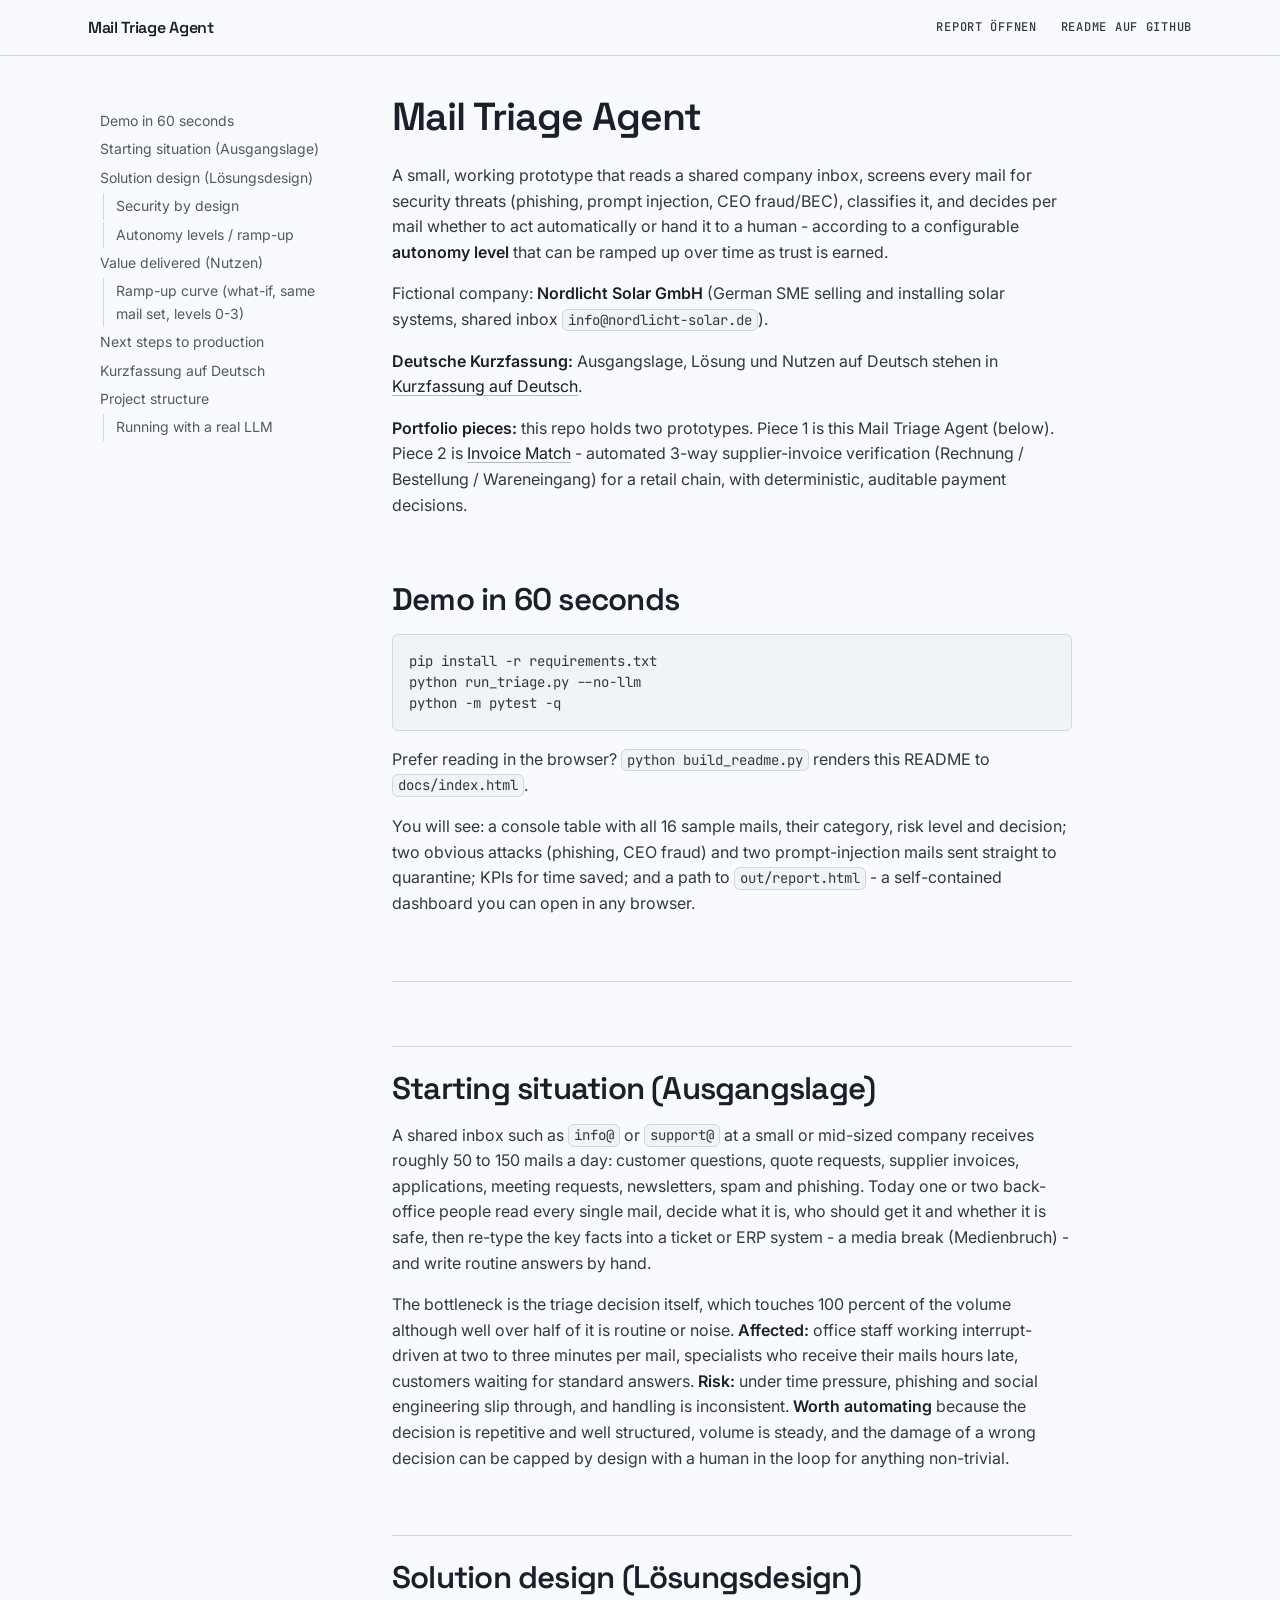
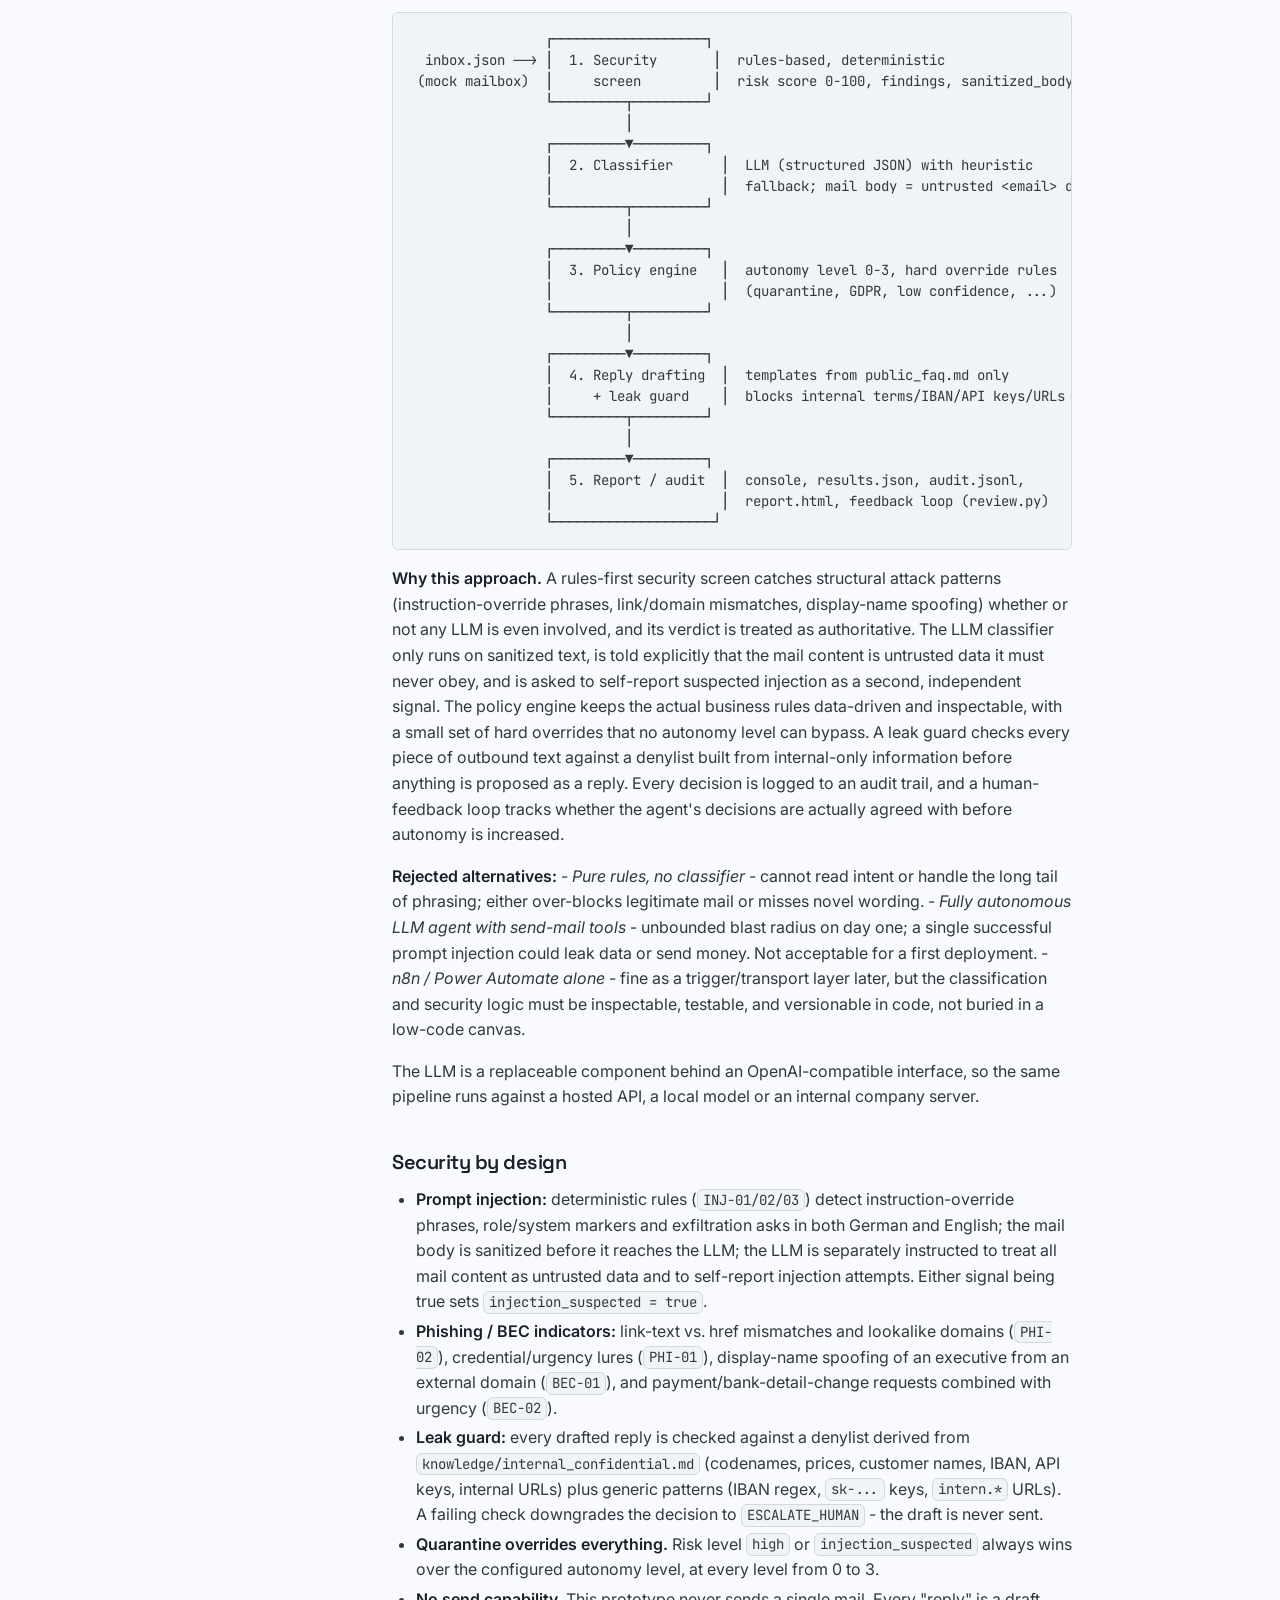
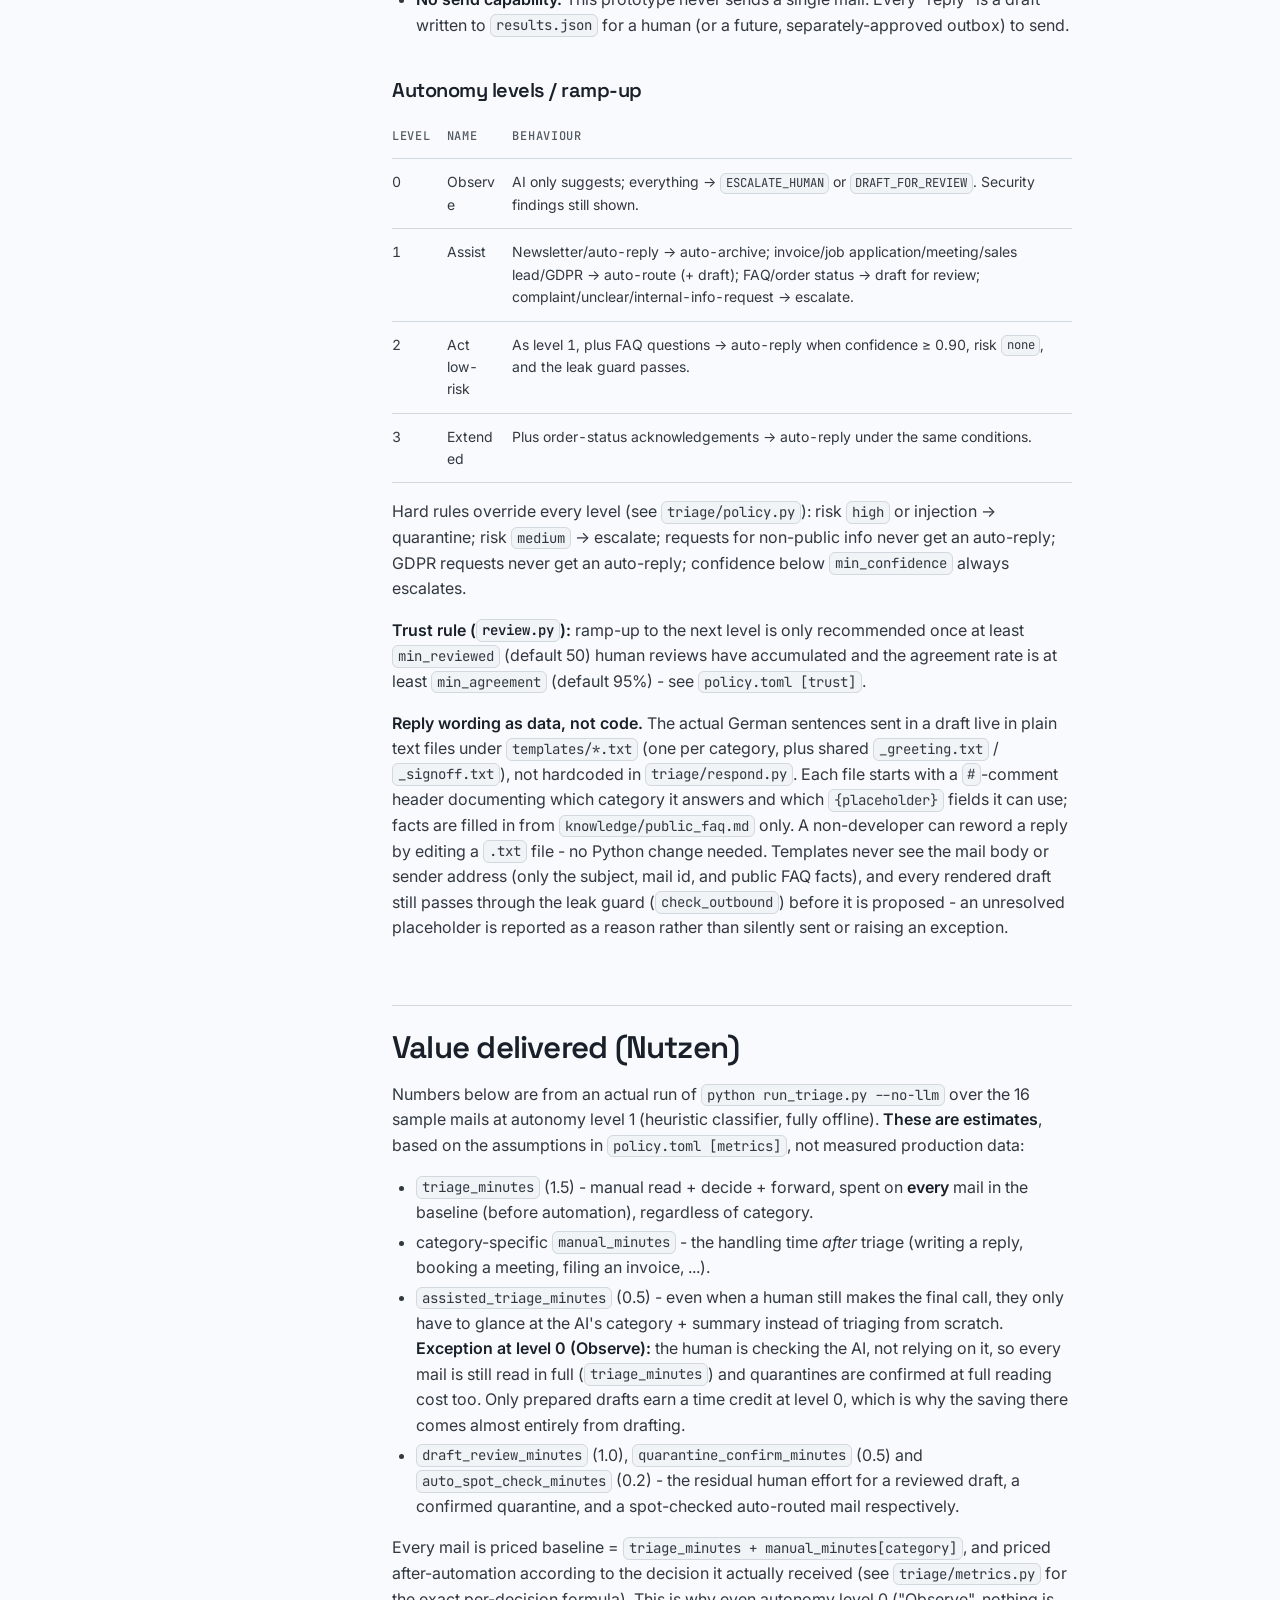
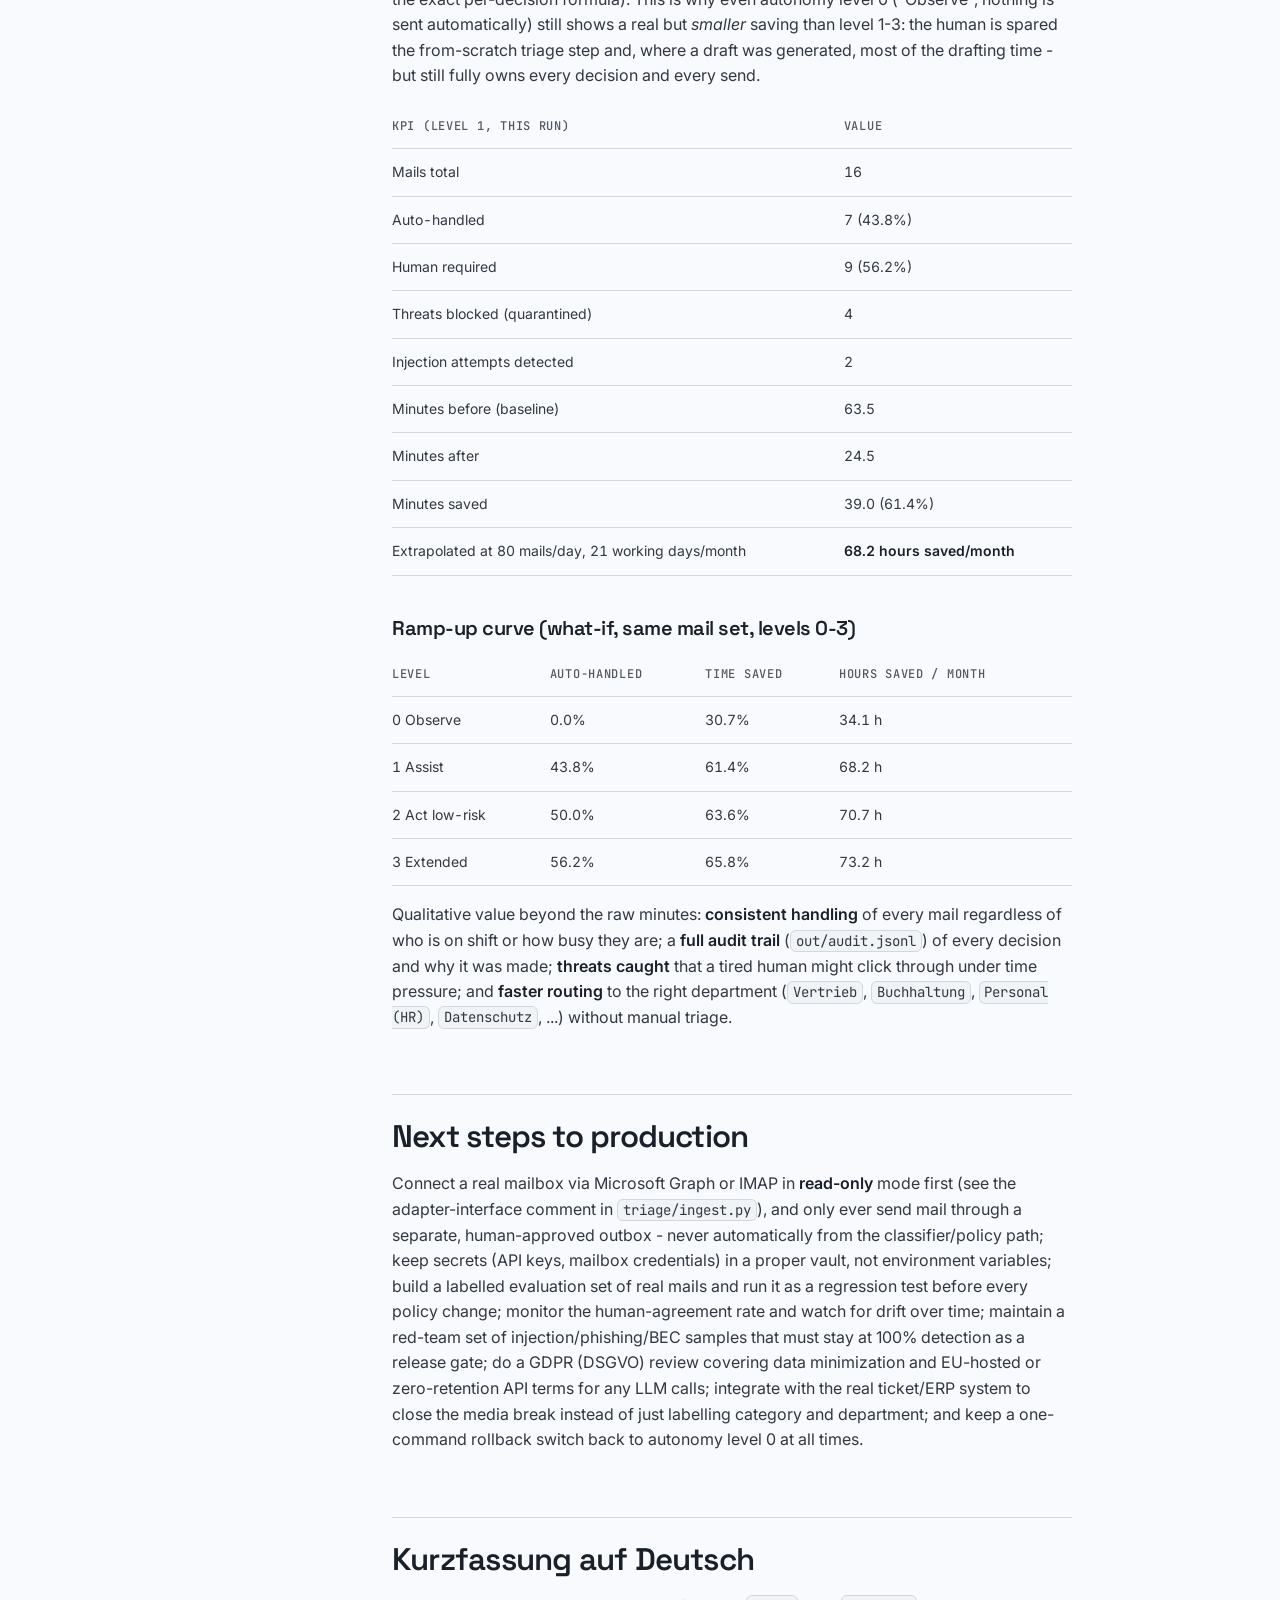
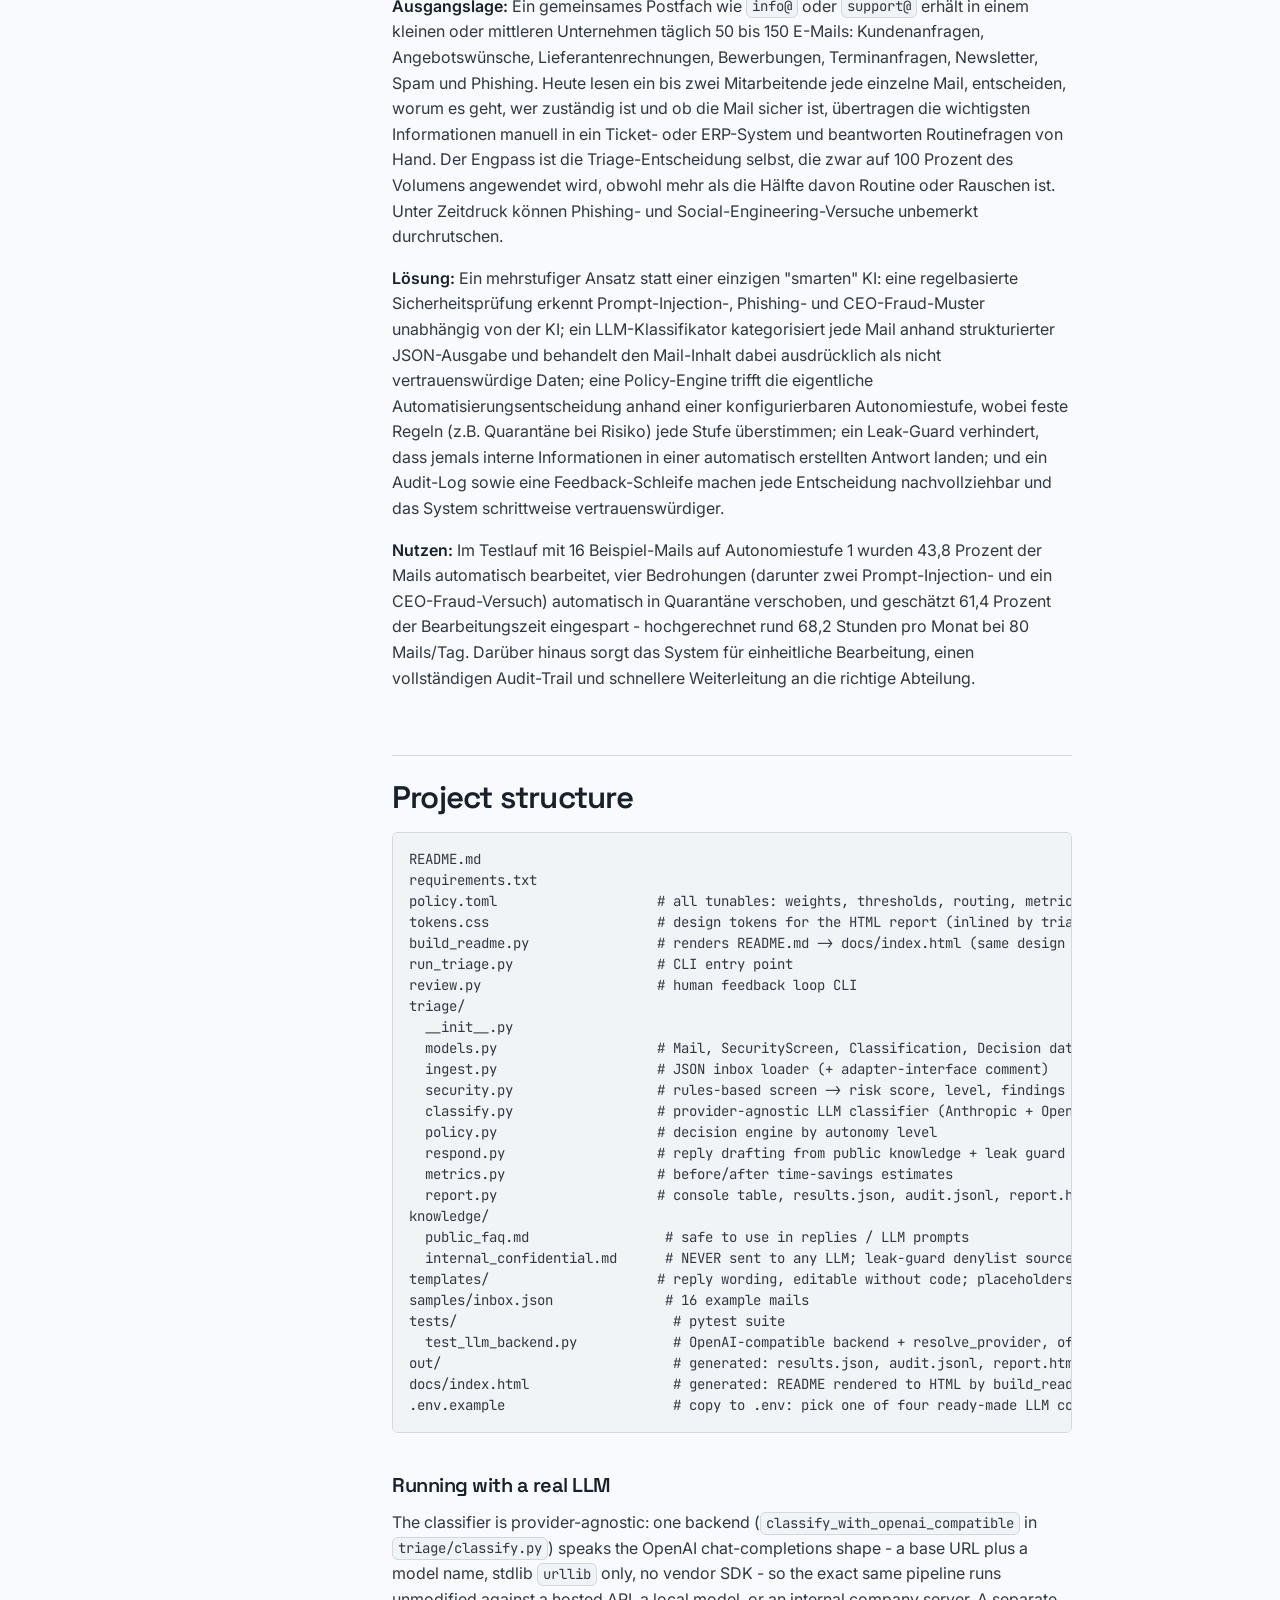
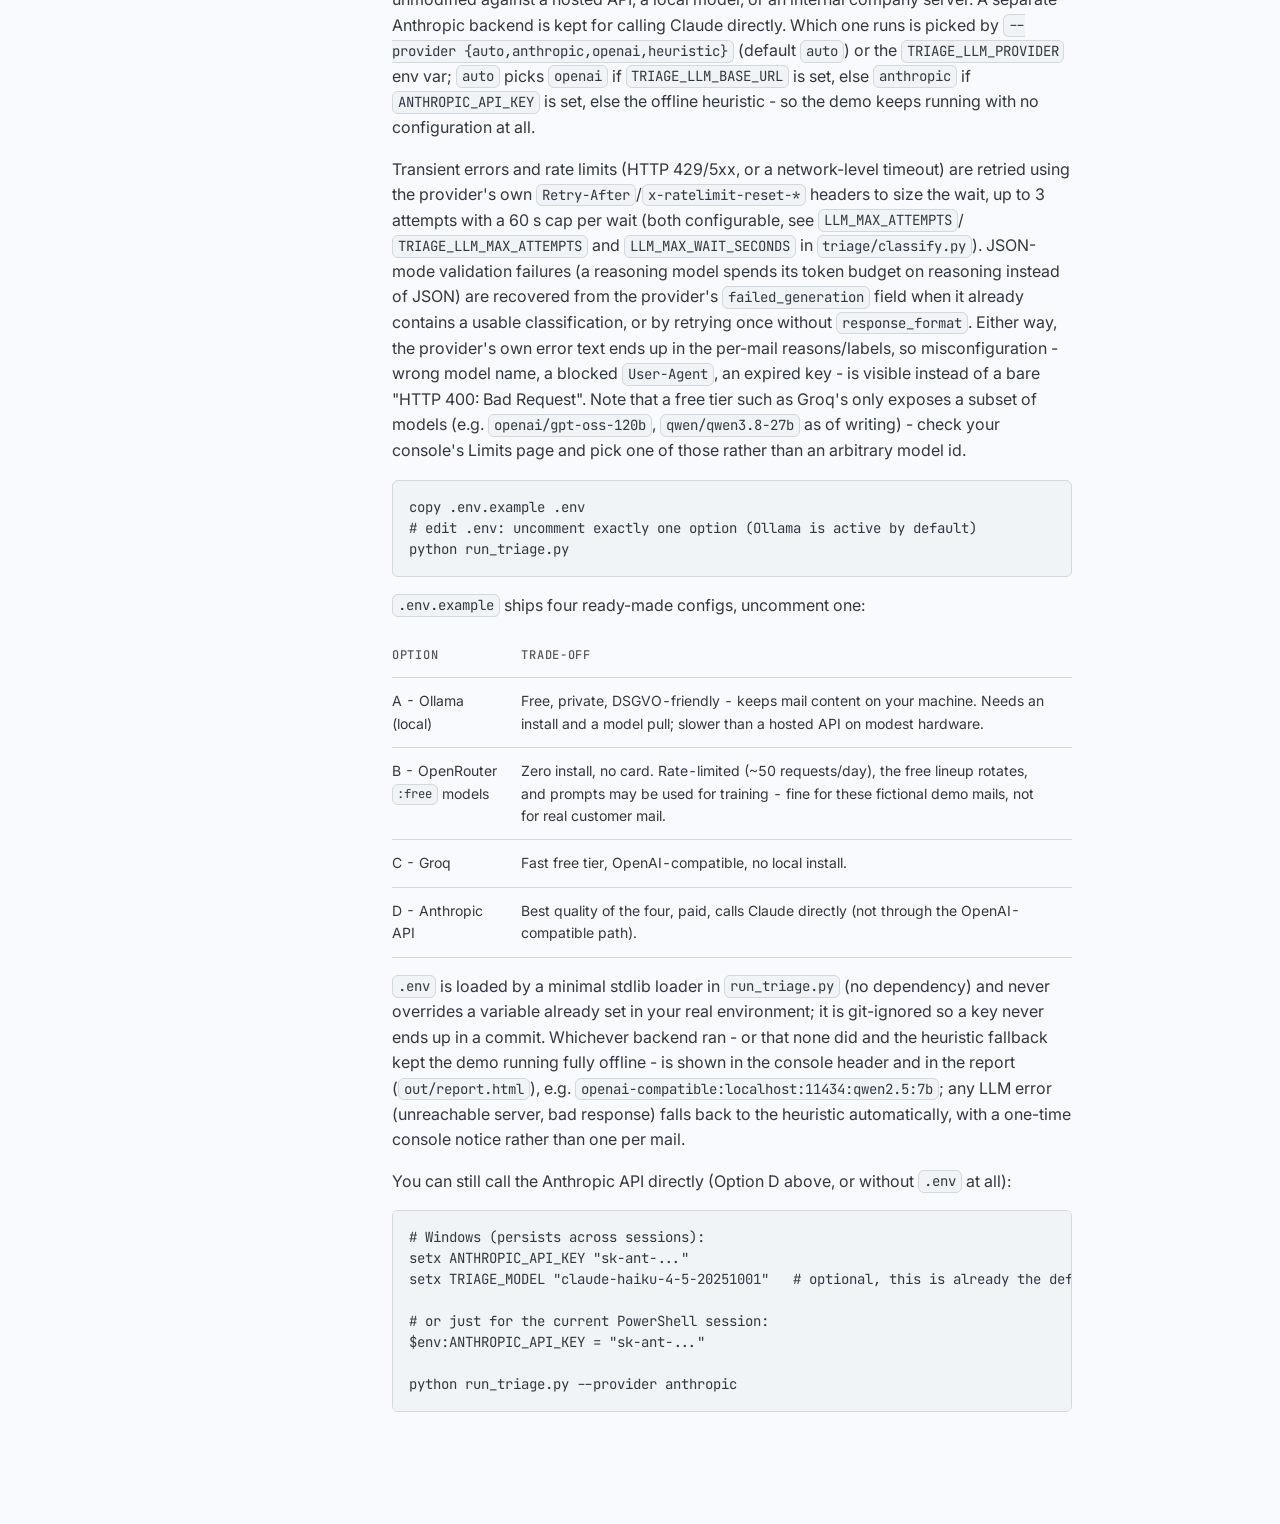
<file: docs/index.html>
<!DOCTYPE html>
<html lang="de">
<head>
<meta charset="utf-8">
<meta name="viewport" content="width=device-width, initial-scale=1">
<title>Mail Triage Agent</title>
<link rel="preconnect" href="https://fonts.googleapis.com">
<link rel="preconnect" href="https://fonts.gstatic.com" crossorigin>
<link rel="stylesheet" href="https://fonts.googleapis.com/css2?family=Space+Grotesk:wght@500;600&family=Inter:wght@400;500;600&family=JetBrains+Mono:wght@400;500&display=swap">
<style>
/* Hallmark · genre: modern-minimal · macrostructure: Stat-Led · theme: Cobalt · enrichment: none · nav: N9 · footer: Ft2 · tone: technical · anchor hue: 256 · audience: recruiter · use: understand the run in 60 s
   · contrast: pass (40–41) · slop: pass (42–45) · honest: pass (46) · chrome: pass (47) · tokens: pass (48) · responsive: pass (49) · icons: pass (30) · mobile: pass (34, 49, 50–57) */
/* Hallmark · pre-emit critique: P4 H5 E4 S4 R4 V5 */
/* Design tokens for the Mail Triage Agent report. triage/report.py inlines this file
   into the generated out/report.html so the page stays a single self-contained file.
   Every colour and font in the page references one of these tokens. */
:root {
  /* paper and ink, cool-tinted toward the cobalt anchor */
  --color-paper:          oklch(98.5% 0.004 250);
  --color-paper-2:        oklch(96.5% 0.006 250);
  --color-paper-glass:    oklch(98.5% 0.004 250 / 0.88);
  --color-rule:           oklch(88% 0.012 250);
  --color-rule-strong:    oklch(78% 0.016 252);
  --color-ink:            oklch(24% 0.02 258);
  --color-ink-2:          oklch(34% 0.018 257);
  --color-muted:          oklch(46% 0.016 255);

  /* the one dark band */
  --color-graphite:       oklch(22% 0.016 260);
  --color-graphite-2:     oklch(27% 0.018 260);
  --color-graphite-rule:  oklch(34% 0.02 260);
  --color-graphite-ink:   oklch(95% 0.008 250);
  --color-graphite-muted: oklch(74% 0.014 252);

  /* the single signal accent */
  --color-accent:         oklch(54% 0.20 256);
  --color-accent-ink:     oklch(99% 0.004 250);
  --color-accent-soft:    oklch(86% 0.08 256);
  --color-accent-on-dark: oklch(78% 0.13 256);
  --color-focus:          oklch(54% 0.20 256);

  /* data-status tokens: decision families and risk levels. Semantic, never decorative. */
  --color-status-auto:        oklch(54% 0.20 256);
  --color-status-draft:       oklch(80% 0.16 85);
  --color-status-human:       oklch(70% 0.16 45);
  --color-status-quarantine:  oklch(48% 0.20 25);
  --color-status-good:        oklch(60% 0.17 145);
  --color-neutral-fill:       oklch(72% 0.012 252);

  /* type */
  --font-display: "Space Grotesk", "Segoe UI", system-ui, sans-serif;
  --font-body:    "Inter", "Segoe UI", system-ui, sans-serif;
  --font-mono:    "JetBrains Mono", "Cascadia Mono", ui-monospace, monospace;

  --text-xs:   0.75rem;    /* 12px, mono labels only */
  --text-sm:   0.875rem;   /* 14px */
  --text-base: 1rem;       /* 16px */
  --text-md:   1.25rem;    /* 20px */
  --text-lg:   1.5625rem;  /* 25px */
  --text-xl:   1.953rem;   /* 31px */
  --text-2xl:  2.441rem;   /* 39px */
  --text-display-s: clamp(2rem, 2.2vw + 1.1rem, 3rem);
  --text-figure:    clamp(6rem, 13vw, 11rem);

  /* 4-point spacing scale */
  --space-3xs: 0.125rem;
  --space-2xs: 0.25rem;
  --space-xs:  0.5rem;
  --space-sm:  0.75rem;
  --space-md:  1rem;
  --space-lg:  1.5rem;
  --space-xl:  2.5rem;
  --space-2xl: 4rem;
  --space-3xl: 6rem;

  /* motion */
  --ease-out:    cubic-bezier(0.16, 1, 0.3, 1);
  --ease-in:     cubic-bezier(0.7, 0, 0.84, 0);
  --ease-in-out: cubic-bezier(0.65, 0, 0.35, 1);
  --dur-micro: 120ms;
  --dur-short: 220ms;
  --dur-long:  420ms;

  /* shape and depth */
  --radius-control: 6px;
  --radius-card:    10px;
  --shadow-whisper: 0 1px 2px oklch(24% 0.02 258 / 0.05);

  /* layers */
  --z-base: 1;
  --z-sticky-nav: 300;
  --banner-height: 56px;
}


  html, body { overflow-x: clip; }
  * { box-sizing: border-box; }
  html { scroll-behavior: smooth; scrollbar-color: var(--color-rule-strong) var(--color-paper); }
  body {
    margin: 0; background: var(--color-paper); color: var(--color-ink-2);
    font-family: var(--font-body); font-weight: 400; font-size: var(--text-base); line-height: 1.6;
    -webkit-font-smoothing: antialiased;
  }
  ::selection { background: var(--color-accent-soft); color: var(--color-ink); }
  :focus-visible { outline: 2px solid var(--color-focus); outline-offset: 2px; border-radius: 2px; }
  a { color: var(--color-ink); text-decoration: underline; text-decoration-color: var(--color-rule-strong); text-decoration-thickness: 1px; text-underline-offset: 3px;
      transition: text-decoration-color var(--dur-micro) var(--ease-out); }
  a:hover { text-decoration-color: var(--color-accent); }
  .mono { font-family: var(--font-mono); font-size: var(--text-xs); letter-spacing: 0.06em; text-transform: uppercase; font-weight: 500; }
  .wrap { max-width: 72rem; margin: 0 auto; padding: 0 var(--space-lg); }

  /* top bar, same shape as the report's nav */
  .nav { position: sticky; top: 0; z-index: var(--z-sticky-nav); height: var(--banner-height); background: var(--color-paper-glass); backdrop-filter: blur(8px); border-bottom: 1px solid var(--color-rule); }
  .nav .wrap { height: 100%; display: flex; align-items: center; justify-content: space-between; gap: var(--space-lg); }
  .wordmark { font-family: var(--font-display); font-weight: 600; font-size: var(--text-base); letter-spacing: -0.02em; color: var(--color-ink); text-decoration: none; white-space: nowrap; line-height: 1; }
  .nav__links { list-style: none; margin: 0; padding: 0; display: flex; gap: var(--space-lg); }
  .nav__links a { color: var(--color-ink-2); text-decoration: none; white-space: nowrap; line-height: 1; padding: var(--space-xs) 0; position: relative; }
  .nav__links a::after { content: ""; position: absolute; left: 0; right: 0; bottom: 0; height: 2px; background: var(--color-accent); transform: scaleX(0); transform-origin: left; transition: transform var(--dur-short) var(--ease-out); }
  .nav__links a:hover::after, .nav__links a:focus-visible::after { transform: scaleX(1); }

  /* layout: sidebar TOC + prose column */
  .layout { max-width: 72rem; margin: 0 auto; padding: var(--space-xl) var(--space-lg) var(--space-3xl); }
  .sidebar { margin-bottom: var(--space-xl); }
  .toc-summary { cursor: pointer; font-size: var(--text-sm); color: var(--color-ink); font-weight: 500; padding: var(--space-xs) 0; list-style: none; }
  .toc-summary::-webkit-details-marker { display: none; }
  .toc-summary::before { content: "\25B8"; display: inline-block; margin-right: var(--space-xs); transition: transform var(--dur-micro) var(--ease-out); }
  details[open] > .toc-summary::before { transform: rotate(90deg); }
  .toc { font-size: var(--text-sm); margin-top: var(--space-sm); }
  .toc ul { list-style: none; margin: 0; padding-left: var(--space-md); }
  .toc > ul { padding-left: 0; }
  .toc li { margin: var(--space-3xs) 0; }
  .toc a { display: block; color: var(--color-muted); text-decoration: none; padding: var(--space-3xs) 0 var(--space-3xs) var(--space-sm); border-left: 1px solid var(--color-rule); margin-left: -1px; }
  .toc a:hover { color: var(--color-ink); }
  .toc a.is-active { color: var(--color-ink); border-left: 1px solid var(--color-accent); font-weight: 500; }

  /* prose */
  .prose { max-width: 68ch; overflow-wrap: anywhere; }
  .prose > *:first-child { margin-top: 0; }
  .prose h1, .prose h2, .prose h3, .prose h4 { font-family: var(--font-display); font-weight: 600; letter-spacing: -0.025em; color: var(--color-ink); text-wrap: balance; scroll-margin-top: calc(var(--banner-height) + var(--space-lg)); }
  .prose h1 { font-size: var(--text-2xl); line-height: 1.1; margin: 0 0 var(--space-lg); }
  .prose h2 { font-size: var(--text-xl); line-height: 1.15; margin: var(--space-2xl) 0 var(--space-md); padding-top: var(--space-lg); border-top: 1px solid var(--color-rule); }
  .prose h2:first-of-type { padding-top: 0; border-top: 0; }
  .prose h3 { font-size: var(--text-md); line-height: 1.25; margin: var(--space-xl) 0 var(--space-sm); }
  .prose h4 { font-size: var(--text-base); margin: var(--space-lg) 0 var(--space-2xs); }
  .prose p, .prose ul, .prose ol, .prose blockquote, .prose .table-scroll, .prose pre, .prose hr { margin: 0 0 var(--space-md); }
  .prose ul, .prose ol { padding-left: var(--space-lg); }
  .prose li + li { margin-top: var(--space-2xs); }
  .prose hr { border: 0; border-top: 1px solid var(--color-rule); margin-top: var(--space-2xl); margin-bottom: var(--space-2xl); }
  .prose strong { color: var(--color-ink); font-weight: 600; }
  .prose code { font-family: var(--font-mono); font-size: 0.875em; background: var(--color-paper-2); border: 1px solid var(--color-rule); border-radius: var(--radius-control); padding: 0.1em 0.35em; }
  .prose pre { font-family: var(--font-mono); font-size: var(--text-sm); line-height: 1.5; background: var(--color-paper-2); border: 1px solid var(--color-rule); border-radius: var(--radius-control); padding: var(--space-md); overflow-x: auto; white-space: pre; }
  .prose pre code { background: none; border: 0; padding: 0; font-size: inherit; }
  .prose blockquote { padding-left: var(--space-md); border-left: 1px solid var(--color-rule-strong); color: var(--color-muted); }
  .prose blockquote p { margin: 0; }
  .table-scroll { overflow-x: auto; }
  .prose table { border-collapse: collapse; width: 100%; font-size: var(--text-sm); font-variant-numeric: tabular-nums; }
  .prose th, .prose td { text-align: left; padding: var(--space-sm) var(--space-md) var(--space-sm) 0; border-bottom: 1px solid var(--color-rule); vertical-align: top; }
  .prose thead th { font-family: var(--font-mono); font-size: var(--text-xs); text-transform: uppercase; letter-spacing: 0.06em; color: var(--color-muted); font-weight: 500; white-space: nowrap; }

  @media (min-width: 64rem) {
    .layout { display: grid; grid-template-columns: 15rem minmax(0, 1fr); gap: var(--space-2xl); align-items: start; }
    .sidebar { margin-bottom: 0; position: sticky; top: calc(var(--banner-height) + var(--space-lg)); max-height: calc(100vh - var(--banner-height) - var(--space-2xl)); overflow-y: auto; align-self: start; }
    .toc-summary { display: none; }
  }

  @media (max-width: 48rem) {
    .nav__links { display: none; }
  }

  @media print {
    .nav, .sidebar { display: none; }
    .table-scroll { overflow: visible; }
  }

  @media (prefers-reduced-motion: reduce) {
    html { scroll-behavior: auto; }
    * { transition-duration: 1ms !important; }
  }
</style>
</head>
<body>
<header class="nav" role="banner">
  <div class="wrap">
    <a class="wordmark" href="#top">Mail Triage Agent</a>
    <nav aria-label="Links">
      <ul class="nav__links mono">
        <li><a href="../out/report.html">Report &ouml;ffnen</a></li>
        <li><a href="../README.md">README auf GitHub</a></li>
      </ul>
    </nav>
  </div>
</header>

<div class="layout" id="top">
  <aside class="sidebar">
    <details class="toc-wrap">
      <summary class="toc-summary">Inhalt</summary>
      <nav aria-label="Inhaltsverzeichnis"><div class="toc">
<ul>
<li><a href="#demo-in-60-seconds">Demo in 60 seconds</a></li>
<li><a href="#starting-situation-ausgangslage">Starting situation (Ausgangslage)</a></li>
<li><a href="#solution-design-losungsdesign">Solution design (Lösungsdesign)</a><ul>
<li><a href="#security-by-design">Security by design</a></li>
<li><a href="#autonomy-levels-ramp-up">Autonomy levels / ramp-up</a></li>
</ul>
</li>
<li><a href="#value-delivered-nutzen">Value delivered (Nutzen)</a><ul>
<li><a href="#ramp-up-curve-what-if-same-mail-set-levels-0-3">Ramp-up curve (what-if, same mail set, levels 0-3)</a></li>
</ul>
</li>
<li><a href="#next-steps-to-production">Next steps to production</a></li>
<li><a href="#kurzfassung-auf-deutsch">Kurzfassung auf Deutsch</a></li>
<li><a href="#project-structure">Project structure</a><ul>
<li><a href="#running-with-a-real-llm">Running with a real LLM</a></li>
</ul>
</li>
</ul>
</div>
</nav>
    </details>
  </aside>
  <script>
(function () {
  var d = document.querySelector('details.toc-wrap');
  if (!d) { return; }
  var mq = window.matchMedia('(min-width: 64rem)');
  function sync() { if (mq.matches) { d.setAttribute('open', ''); } else { d.removeAttribute('open'); } }
  sync();
  if (mq.addEventListener) { mq.addEventListener('change', sync); } else { mq.addListener(sync); }
})();
</script>
  <main class="prose">
<h1 id="mail-triage-agent">Mail Triage Agent</h1>
<p>A small, working prototype that reads a shared company inbox, screens every mail for
security threats (phishing, prompt injection, CEO fraud/BEC), classifies it, and decides
per mail whether to act automatically or hand it to a human - according to a configurable
<strong>autonomy level</strong> that can be ramped up over time as trust is earned.</p>
<p>Fictional company: <strong>Nordlicht Solar GmbH</strong> (German SME selling and installing solar
systems, shared inbox <code>info@nordlicht-solar.de</code>).</p>
<p><strong>Deutsche Kurzfassung:</strong> Ausgangslage, Lösung und Nutzen auf Deutsch stehen in
<a href="#kurzfassung-auf-deutsch">Kurzfassung auf Deutsch</a>.</p>
<p><strong>Portfolio pieces:</strong> this repo holds two prototypes. Piece 1 is this Mail Triage
Agent (below). Piece 2 is <a href="../invoice_match/docs/index.html">Invoice Match</a> - automated 3-way
supplier-invoice verification (Rechnung / Bestellung / Wareneingang) for a retail
chain, with deterministic, auditable payment decisions.</p>
<h2 id="demo-in-60-seconds">Demo in 60 seconds</h2>
<pre><code class="language-bash">pip install -r requirements.txt
python run_triage.py --no-llm
python -m pytest -q
</code></pre>
<p>Prefer reading in the browser? <code>python build_readme.py</code> renders this README to
<code>docs/index.html</code>.</p>
<p>You will see: a console table with all 16 sample mails, their category, risk level and
decision; two obvious attacks (phishing, CEO fraud) and two prompt-injection mails sent
straight to quarantine; KPIs for time saved; and a path to <code>out/report.html</code> - a
self-contained dashboard you can open in any browser.</p>
<hr />
<h2 id="starting-situation-ausgangslage">Starting situation (Ausgangslage)</h2>
<p>A shared inbox such as <code>info@</code> or <code>support@</code> at a small or mid-sized company receives
roughly 50 to 150 mails a day: customer questions, quote requests, supplier invoices,
applications, meeting requests, newsletters, spam and phishing. Today one or two
back-office people read every single mail, decide what it is, who should get it and
whether it is safe, then re-type the key facts into a ticket or ERP system - a media
break (Medienbruch) - and write routine answers by hand.</p>
<p>The bottleneck is the triage decision itself, which touches 100 percent of the volume
although well over half of it is routine or noise. <strong>Affected:</strong> office staff working
interrupt-driven at two to three minutes per mail, specialists who receive their mails
hours late, customers waiting for standard answers. <strong>Risk:</strong> under time pressure,
phishing and social engineering slip through, and handling is inconsistent. <strong>Worth
automating</strong> because the decision is repetitive and well structured, volume is steady,
and the damage of a wrong decision can be capped by design with a human in the loop for
anything non-trivial.</p>
<h2 id="solution-design-losungsdesign">Solution design (Lösungsdesign)</h2>
<pre><code>                 ┌───────────────────┐
  inbox.json --&gt; │  1. Security       │  rules-based, deterministic
 (mock mailbox)  │     screen         │  risk score 0-100, findings, sanitized_body
                 └─────────┬─────────┘
                           │
                 ┌─────────▼─────────┐
                 │  2. Classifier      │  LLM (structured JSON) with heuristic
                 │                     │  fallback; mail body = untrusted &lt;email&gt; data
                 └─────────┬─────────┘
                           │
                 ┌─────────▼─────────┐
                 │  3. Policy engine   │  autonomy level 0-3, hard override rules
                 │                     │  (quarantine, GDPR, low confidence, ...)
                 └─────────┬─────────┘
                           │
                 ┌─────────▼─────────┐
                 │  4. Reply drafting  │  templates from public_faq.md only
                 │     + leak guard    │  blocks internal terms/IBAN/API keys/URLs
                 └─────────┬─────────┘
                           │
                 ┌─────────▼─────────┐
                 │  5. Report / audit  │  console, results.json, audit.jsonl,
                 │                     │  report.html, feedback loop (review.py)
                 └────────────────────┘
</code></pre>
<p><strong>Why this approach.</strong> A rules-first security screen catches structural attack patterns
(instruction-override phrases, link/domain mismatches, display-name spoofing) whether or
not any LLM is even involved, and its verdict is treated as authoritative. The LLM
classifier only runs on sanitized text, is told explicitly that the mail content is
untrusted data it must never obey, and is asked to self-report suspected injection as a
second, independent signal. The policy engine keeps the actual business rules
data-driven and inspectable, with a small set of hard overrides that no autonomy level
can bypass. A leak guard checks every piece of outbound text against a denylist built
from internal-only information before anything is proposed as a reply. Every decision is
logged to an audit trail, and a human-feedback loop tracks whether the agent's decisions
are actually agreed with before autonomy is increased.</p>
<p><strong>Rejected alternatives:</strong>
- <em>Pure rules, no classifier</em> - cannot read intent or handle the long tail of phrasing;
  either over-blocks legitimate mail or misses novel wording.
- <em>Fully autonomous LLM agent with send-mail tools</em> - unbounded blast radius on day one;
  a single successful prompt injection could leak data or send money. Not acceptable for
  a first deployment.
- <em>n8n / Power Automate alone</em> - fine as a trigger/transport layer later, but the
  classification and security logic must be inspectable, testable, and versionable in
  code, not buried in a low-code canvas.</p>
<p>The LLM is a replaceable component behind an OpenAI-compatible interface, so the same
pipeline runs against a hosted API, a local model or an internal company server.</p>
<h3 id="security-by-design">Security by design</h3>
<ul>
<li><strong>Prompt injection:</strong> deterministic rules (<code>INJ-01/02/03</code>) detect instruction-override
  phrases, role/system markers and exfiltration asks in both German and English; the
  mail body is sanitized before it reaches the LLM; the LLM is separately instructed to
  treat all mail content as untrusted data and to self-report injection attempts. Either
  signal being true sets <code>injection_suspected = true</code>.</li>
<li><strong>Phishing / BEC indicators:</strong> link-text vs. href mismatches and lookalike domains
  (<code>PHI-02</code>), credential/urgency lures (<code>PHI-01</code>), display-name spoofing of an executive
  from an external domain (<code>BEC-01</code>), and payment/bank-detail-change requests combined
  with urgency (<code>BEC-02</code>).</li>
<li><strong>Leak guard:</strong> every drafted reply is checked against a denylist derived from
  <code>knowledge/internal_confidential.md</code> (codenames, prices, customer names, IBAN, API
  keys, internal URLs) plus generic patterns (IBAN regex, <code>sk-...</code> keys, <code>intern.*</code>
  URLs). A failing check downgrades the decision to <code>ESCALATE_HUMAN</code> - the draft is
  never sent.</li>
<li><strong>Quarantine overrides everything.</strong> Risk level <code>high</code> or <code>injection_suspected</code> always
  wins over the configured autonomy level, at every level from 0 to 3.</li>
<li><strong>No send capability.</strong> This prototype never sends a single mail. Every "reply" is a
  draft written to <code>results.json</code> for a human (or a future, separately-approved outbox)
  to send.</li>
</ul>
<h3 id="autonomy-levels-ramp-up">Autonomy levels / ramp-up</h3>
<div class="table-scroll"><table>
<thead>
<tr>
<th>Level</th>
<th>Name</th>
<th>Behaviour</th>
</tr>
</thead>
<tbody>
<tr>
<td>0</td>
<td>Observe</td>
<td>AI only suggests; everything -&gt; <code>ESCALATE_HUMAN</code> or <code>DRAFT_FOR_REVIEW</code>. Security findings still shown.</td>
</tr>
<tr>
<td>1</td>
<td>Assist</td>
<td>Newsletter/auto-reply -&gt; auto-archive; invoice/job application/meeting/sales lead/GDPR -&gt; auto-route (+ draft); FAQ/order status -&gt; draft for review; complaint/unclear/internal-info-request -&gt; escalate.</td>
</tr>
<tr>
<td>2</td>
<td>Act low-risk</td>
<td>As level 1, plus FAQ questions -&gt; auto-reply when confidence ≥ 0.90, risk <code>none</code>, and the leak guard passes.</td>
</tr>
<tr>
<td>3</td>
<td>Extended</td>
<td>Plus order-status acknowledgements -&gt; auto-reply under the same conditions.</td>
</tr>
</tbody>
</table></div>
<p>Hard rules override every level (see <code>triage/policy.py</code>): risk <code>high</code> or injection -&gt;
quarantine; risk <code>medium</code> -&gt; escalate; requests for non-public info never get an
auto-reply; GDPR requests never get an auto-reply; confidence below <code>min_confidence</code>
always escalates.</p>
<p><strong>Trust rule (<code>review.py</code>):</strong> ramp-up to the next level is only recommended once at
least <code>min_reviewed</code> (default 50) human reviews have accumulated and the agreement rate
is at least <code>min_agreement</code> (default 95%) - see <code>policy.toml [trust]</code>.</p>
<p><strong>Reply wording as data, not code.</strong> The actual German sentences sent in a draft live in
plain text files under <code>templates/*.txt</code> (one per category, plus shared <code>_greeting.txt</code> /
<code>_signoff.txt</code>), not hardcoded in <code>triage/respond.py</code>. Each file starts with a <code>#</code>-comment
header documenting which category it answers and which <code>{placeholder}</code> fields it can use;
facts are filled in from <code>knowledge/public_faq.md</code> only. A non-developer can reword a
reply by editing a <code>.txt</code> file - no Python change needed. Templates never see the mail
body or sender address (only the subject, mail id, and public FAQ facts), and every
rendered draft still passes through the leak guard (<code>check_outbound</code>) before it is
proposed - an unresolved placeholder is reported as a reason rather than silently sent or
raising an exception.</p>
<h2 id="value-delivered-nutzen">Value delivered (Nutzen)</h2>
<p>Numbers below are from an actual run of <code>python run_triage.py --no-llm</code> over the 16
sample mails at autonomy level 1 (heuristic classifier, fully offline). <strong>These are
estimates</strong>, based on the assumptions in <code>policy.toml [metrics]</code>, not measured production
data:</p>
<ul>
<li><code>triage_minutes</code> (1.5) - manual read + decide + forward, spent on <strong>every</strong> mail in the
  baseline (before automation), regardless of category.</li>
<li>category-specific <code>manual_minutes</code> - the handling time <em>after</em> triage (writing a
  reply, booking a meeting, filing an invoice, ...).</li>
<li><code>assisted_triage_minutes</code> (0.5) - even when a human still makes the final call, they
  only have to glance at the AI's category + summary instead of triaging from scratch.
  <strong>Exception at level 0 (Observe):</strong> the human is checking the AI, not relying on it, so
  every mail is still read in full (<code>triage_minutes</code>) and quarantines are confirmed at
  full reading cost too. Only prepared drafts earn a time credit at level 0, which is why
  the saving there comes almost entirely from drafting.</li>
<li><code>draft_review_minutes</code> (1.0), <code>quarantine_confirm_minutes</code> (0.5) and
  <code>auto_spot_check_minutes</code> (0.2) - the residual human effort for a reviewed draft, a
  confirmed quarantine, and a spot-checked auto-routed mail respectively.</li>
</ul>
<p>Every mail is priced baseline = <code>triage_minutes + manual_minutes[category]</code>, and priced
after-automation according to the decision it actually received (see
<code>triage/metrics.py</code> for the exact per-decision formula). This is why even autonomy level
0 ("Observe", nothing is sent automatically) still shows a real but <em>smaller</em> saving than
level 1-3: the human is spared the from-scratch triage step and, where a draft was
generated, most of the drafting time - but still fully owns every decision and every
send.</p>
<div class="table-scroll"><table>
<thead>
<tr>
<th>KPI (level 1, this run)</th>
<th>Value</th>
</tr>
</thead>
<tbody>
<tr>
<td>Mails total</td>
<td>16</td>
</tr>
<tr>
<td>Auto-handled</td>
<td>7 (43.8%)</td>
</tr>
<tr>
<td>Human required</td>
<td>9 (56.2%)</td>
</tr>
<tr>
<td>Threats blocked (quarantined)</td>
<td>4</td>
</tr>
<tr>
<td>Injection attempts detected</td>
<td>2</td>
</tr>
<tr>
<td>Minutes before (baseline)</td>
<td>63.5</td>
</tr>
<tr>
<td>Minutes after</td>
<td>24.5</td>
</tr>
<tr>
<td>Minutes saved</td>
<td>39.0 (61.4%)</td>
</tr>
<tr>
<td>Extrapolated at 80 mails/day, 21 working days/month</td>
<td><strong>68.2 hours saved/month</strong></td>
</tr>
</tbody>
</table></div>
<h3 id="ramp-up-curve-what-if-same-mail-set-levels-0-3">Ramp-up curve (what-if, same mail set, levels 0-3)</h3>
<div class="table-scroll"><table>
<thead>
<tr>
<th>Level</th>
<th>Auto-handled</th>
<th>Time saved</th>
<th>Hours saved / month</th>
</tr>
</thead>
<tbody>
<tr>
<td>0 Observe</td>
<td>0.0%</td>
<td>30.7%</td>
<td>34.1 h</td>
</tr>
<tr>
<td>1 Assist</td>
<td>43.8%</td>
<td>61.4%</td>
<td>68.2 h</td>
</tr>
<tr>
<td>2 Act low-risk</td>
<td>50.0%</td>
<td>63.6%</td>
<td>70.7 h</td>
</tr>
<tr>
<td>3 Extended</td>
<td>56.2%</td>
<td>65.8%</td>
<td>73.2 h</td>
</tr>
</tbody>
</table></div>
<p>Qualitative value beyond the raw minutes: <strong>consistent handling</strong> of every mail
regardless of who is on shift or how busy they are; a <strong>full audit trail</strong>
(<code>out/audit.jsonl</code>) of every decision and why it was made; <strong>threats caught</strong> that a
tired human might click through under time pressure; and <strong>faster routing</strong> to the right
department (<code>Vertrieb</code>, <code>Buchhaltung</code>, <code>Personal (HR)</code>, <code>Datenschutz</code>, ...) without
manual triage.</p>
<h2 id="next-steps-to-production">Next steps to production</h2>
<p>Connect a real mailbox via Microsoft Graph or IMAP in <strong>read-only</strong> mode first (see the
adapter-interface comment in <code>triage/ingest.py</code>), and only ever send mail through a
separate, human-approved outbox - never automatically from the classifier/policy path;
keep secrets (API keys, mailbox credentials) in a proper vault, not environment
variables; build a labelled evaluation set of real mails and run it as a regression test
before every policy change; monitor the human-agreement rate and watch for drift over
time; maintain a red-team set of injection/phishing/BEC samples that must stay at 100%
detection as a release gate; do a GDPR (DSGVO) review covering data minimization and
EU-hosted or zero-retention API terms for any LLM calls; integrate with the real
ticket/ERP system to close the media break instead of just labelling category and
department; and keep a one-command rollback switch back to autonomy level 0 at all
times.</p>
<h2 id="kurzfassung-auf-deutsch">Kurzfassung auf Deutsch</h2>
<p><strong>Ausgangslage:</strong> Ein gemeinsames Postfach wie <code>info@</code> oder <code>support@</code> erhält in einem
kleinen oder mittleren Unternehmen täglich 50 bis 150 E-Mails: Kundenanfragen,
Angebotswünsche, Lieferantenrechnungen, Bewerbungen, Terminanfragen, Newsletter, Spam und
Phishing. Heute lesen ein bis zwei Mitarbeitende jede einzelne Mail, entscheiden, worum
es geht, wer zuständig ist und ob die Mail sicher ist, übertragen die wichtigsten
Informationen manuell in ein Ticket- oder ERP-System und beantworten Routinefragen von
Hand. Der Engpass ist die Triage-Entscheidung selbst, die zwar auf 100 Prozent des
Volumens angewendet wird, obwohl mehr als die Hälfte davon Routine oder Rauschen ist.
Unter Zeitdruck können Phishing- und Social-Engineering-Versuche unbemerkt durchrutschen.</p>
<p><strong>Lösung:</strong> Ein mehrstufiger Ansatz statt einer einzigen "smarten" KI: eine
regelbasierte Sicherheitsprüfung erkennt Prompt-Injection-, Phishing- und
CEO-Fraud-Muster unabhängig von der KI; ein LLM-Klassifikator kategorisiert jede Mail
anhand strukturierter JSON-Ausgabe und behandelt den Mail-Inhalt dabei ausdrücklich als
nicht vertrauenswürdige Daten; eine Policy-Engine trifft die eigentliche
Automatisierungsentscheidung anhand einer konfigurierbaren Autonomiestufe, wobei feste
Regeln (z.B. Quarantäne bei Risiko) jede Stufe überstimmen; ein Leak-Guard verhindert,
dass jemals interne Informationen in einer automatisch erstellten Antwort landen; und
ein Audit-Log sowie eine Feedback-Schleife machen jede Entscheidung nachvollziehbar und
das System schrittweise vertrauenswürdiger.</p>
<p><strong>Nutzen:</strong> Im Testlauf mit 16 Beispiel-Mails auf Autonomiestufe 1 wurden 43,8 Prozent
der Mails automatisch bearbeitet, vier Bedrohungen (darunter zwei Prompt-Injection- und
ein CEO-Fraud-Versuch) automatisch in Quarantäne verschoben, und geschätzt 61,4 Prozent
der Bearbeitungszeit eingespart - hochgerechnet rund 68,2 Stunden pro Monat bei
80 Mails/Tag. Darüber hinaus sorgt das System für einheitliche Bearbeitung, einen
vollständigen Audit-Trail und schnellere Weiterleitung an die richtige Abteilung.</p>
<h2 id="project-structure">Project structure</h2>
<pre><code>README.md
requirements.txt
policy.toml                    # all tunables: weights, thresholds, routing, metrics, trust
tokens.css                     # design tokens for the HTML report (inlined by triage/report.py)
build_readme.py                # renders README.md -&gt; docs/index.html (same design tokens)
run_triage.py                  # CLI entry point
review.py                      # human feedback loop CLI
triage/
  __init__.py
  models.py                    # Mail, SecurityScreen, Classification, Decision dataclasses
  ingest.py                    # JSON inbox loader (+ adapter-interface comment)
  security.py                  # rules-based screen -&gt; risk score, level, findings
  classify.py                  # provider-agnostic LLM classifier (Anthropic + OpenAI-compatible) with heuristic fallback
  policy.py                    # decision engine by autonomy level
  respond.py                   # reply drafting from public knowledge + leak guard
  metrics.py                   # before/after time-savings estimates
  report.py                    # console table, results.json, audit.jsonl, report.html
knowledge/
  public_faq.md                 # safe to use in replies / LLM prompts
  internal_confidential.md      # NEVER sent to any LLM; leak-guard denylist source only
templates/                     # reply wording, editable without code; placeholders documented in each file
samples/inbox.json              # 16 example mails
tests/                           # pytest suite
  test_llm_backend.py            # OpenAI-compatible backend + resolve_provider, offline (stdlib http.server)
out/                             # generated: results.json, audit.jsonl, report.html
docs/index.html                  # generated: README rendered to HTML by build_readme.py
.env.example                     # copy to .env: pick one of four ready-made LLM configs
</code></pre>
<h3 id="running-with-a-real-llm">Running with a real LLM</h3>
<p>The classifier is provider-agnostic: one backend (<code>classify_with_openai_compatible</code> in
<code>triage/classify.py</code>) speaks the OpenAI chat-completions shape - a base URL plus a model
name, stdlib <code>urllib</code> only, no vendor SDK - so the exact same pipeline runs unmodified
against a hosted API, a local model, or an internal company server. A separate Anthropic
backend is kept for calling Claude directly. Which one runs is picked by
<code>--provider {auto,anthropic,openai,heuristic}</code> (default <code>auto</code>) or the
<code>TRIAGE_LLM_PROVIDER</code> env var; <code>auto</code> picks <code>openai</code> if <code>TRIAGE_LLM_BASE_URL</code> is set, else
<code>anthropic</code> if <code>ANTHROPIC_API_KEY</code> is set, else the offline heuristic - so the demo keeps
running with no configuration at all.</p>
<p>Transient errors and rate limits (HTTP 429/5xx, or a network-level timeout) are retried
using the provider's own <code>Retry-After</code>/<code>x-ratelimit-reset-*</code> headers to size the wait, up
to 3 attempts with a 60 s cap per wait (both configurable, see <code>LLM_MAX_ATTEMPTS</code>/
<code>TRIAGE_LLM_MAX_ATTEMPTS</code> and <code>LLM_MAX_WAIT_SECONDS</code> in <code>triage/classify.py</code>). JSON-mode
validation failures (a reasoning model spends its token budget on reasoning instead of
JSON) are recovered from the provider's <code>failed_generation</code> field when it already contains
a usable classification, or by retrying once without <code>response_format</code>. Either way, the
provider's own error text ends up in the per-mail reasons/labels, so misconfiguration -
wrong model name, a blocked <code>User-Agent</code>, an expired key - is visible instead of a bare
"HTTP 400: Bad Request". Note that a free tier such as Groq's only exposes a subset of
models (e.g. <code>openai/gpt-oss-120b</code>, <code>qwen/qwen3.8-27b</code> as of writing) - check your
console's Limits page and pick one of those rather than an arbitrary model id.</p>
<pre><code class="language-bash">copy .env.example .env
# edit .env: uncomment exactly one option (Ollama is active by default)
python run_triage.py
</code></pre>
<p><code>.env.example</code> ships four ready-made configs, uncomment one:</p>
<div class="table-scroll"><table>
<thead>
<tr>
<th>Option</th>
<th>Trade-off</th>
</tr>
</thead>
<tbody>
<tr>
<td>A - Ollama (local)</td>
<td>Free, private, DSGVO-friendly - keeps mail content on your machine. Needs an install and a model pull; slower than a hosted API on modest hardware.</td>
</tr>
<tr>
<td>B - OpenRouter <code>:free</code> models</td>
<td>Zero install, no card. Rate-limited (~50 requests/day), the free lineup rotates, and prompts may be used for training - fine for these fictional demo mails, not for real customer mail.</td>
</tr>
<tr>
<td>C - Groq</td>
<td>Fast free tier, OpenAI-compatible, no local install.</td>
</tr>
<tr>
<td>D - Anthropic API</td>
<td>Best quality of the four, paid, calls Claude directly (not through the OpenAI-compatible path).</td>
</tr>
</tbody>
</table></div>
<p><code>.env</code> is loaded by a minimal stdlib loader in <code>run_triage.py</code> (no dependency) and never
overrides a variable already set in your real environment; it is git-ignored so a key
never ends up in a commit. Whichever backend ran - or that none did and the heuristic
fallback kept the demo running fully offline - is shown in the console header and in the
report (<code>out/report.html</code>), e.g. <code>openai-compatible:localhost:11434:qwen2.5:7b</code>; any LLM
error (unreachable server, bad response) falls back to the heuristic automatically, with
a one-time console notice rather than one per mail.</p>
<p>You can still call the Anthropic API directly (Option D above, or without <code>.env</code> at all):</p>
<pre><code class="language-bash"># Windows (persists across sessions):
setx ANTHROPIC_API_KEY &quot;sk-ant-...&quot;
setx TRIAGE_MODEL &quot;claude-haiku-4-5-20251001&quot;   # optional, this is already the default

# or just for the current PowerShell session:
$env:ANTHROPIC_API_KEY = &quot;sk-ant-...&quot;

python run_triage.py --provider anthropic
</code></pre>
  </main>
</div>

<script>
(function () {
  var links = Array.prototype.slice.call(document.querySelectorAll('.toc a'));
  if (!links.length || !('IntersectionObserver' in window)) { return; }
  var byId = {};
  links.forEach(function (a) { byId[a.getAttribute('href').slice(1)] = a; });
  var observer = new IntersectionObserver(function (entries) {
    entries.forEach(function (entry) {
      var link = byId[entry.target.id];
      if (!link) { return; }
      link.classList.toggle('is-active', entry.isIntersecting);
    });
  }, { rootMargin: '0px 0px -70% 0px' });
  Object.keys(byId).forEach(function (id) {
    var heading = document.getElementById(id);
    if (heading) { observer.observe(heading); }
  });
})();
</script>
</body>
</html>
</file>
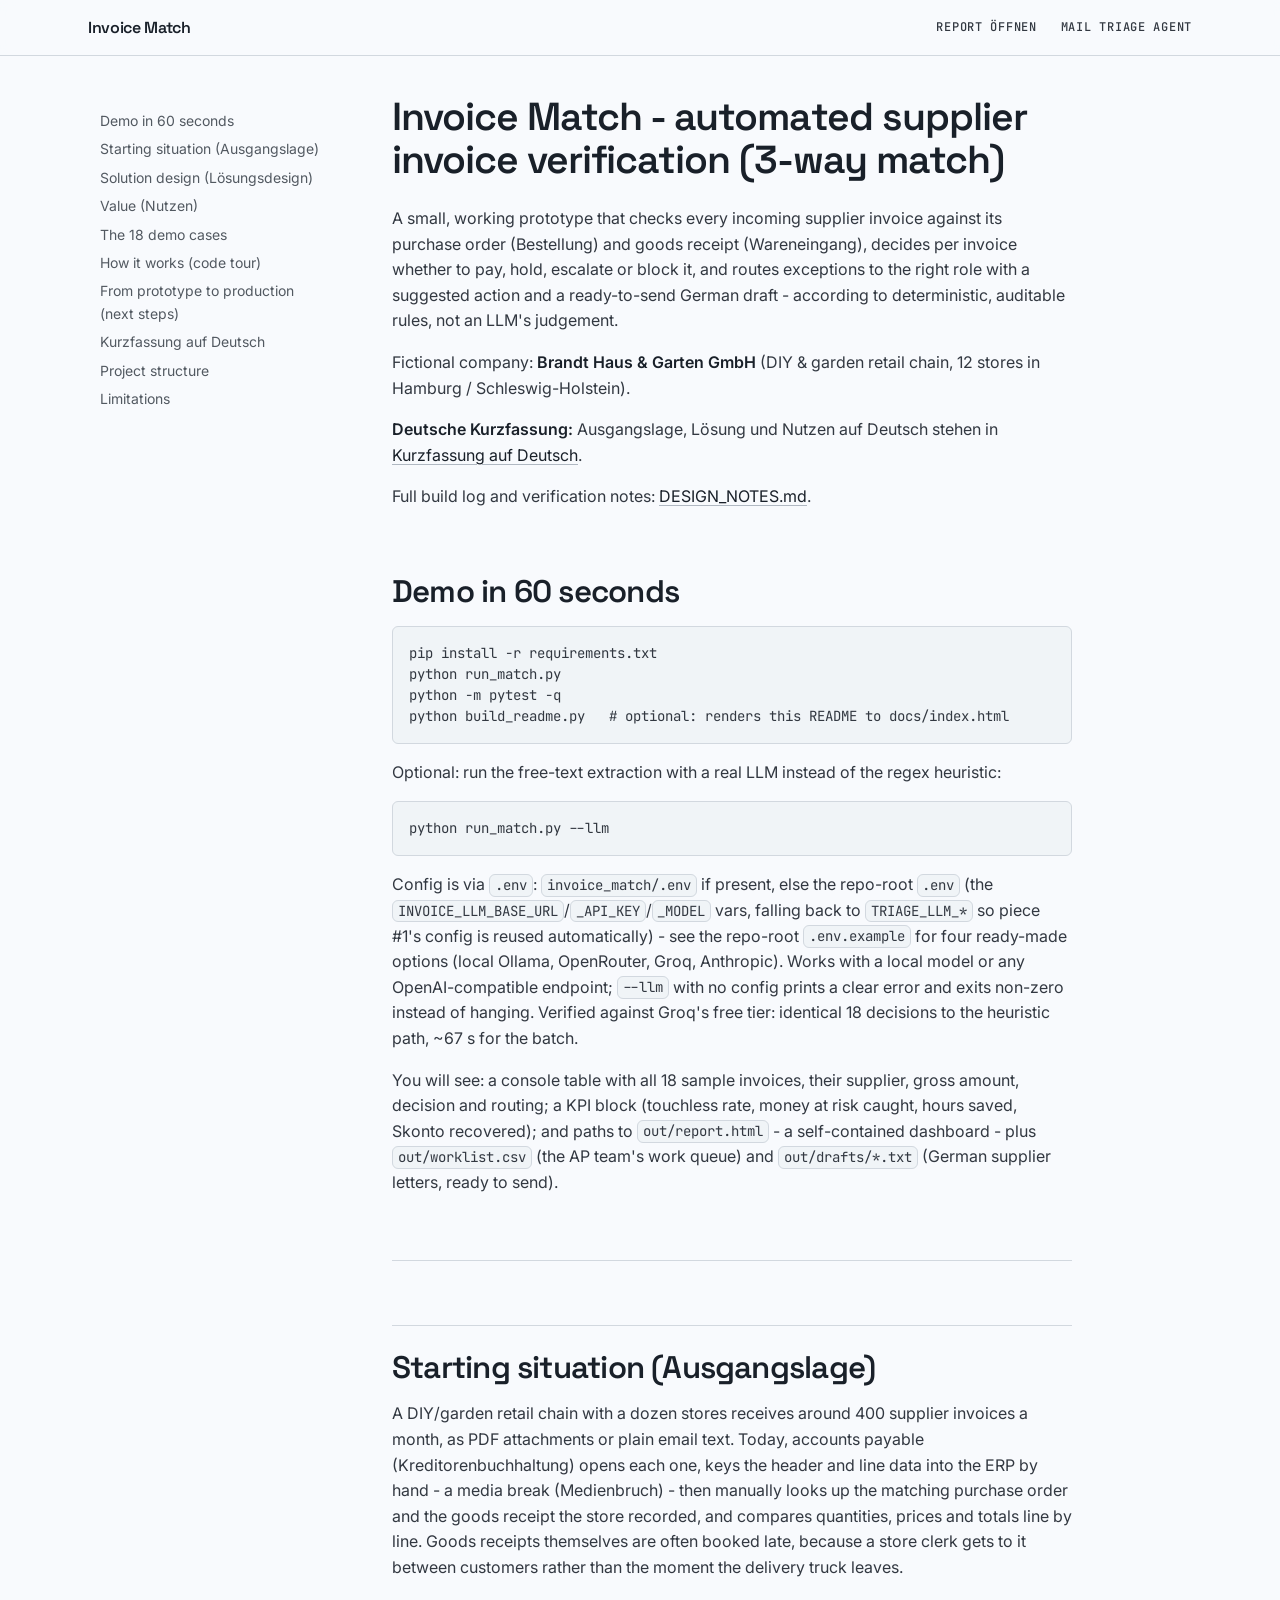
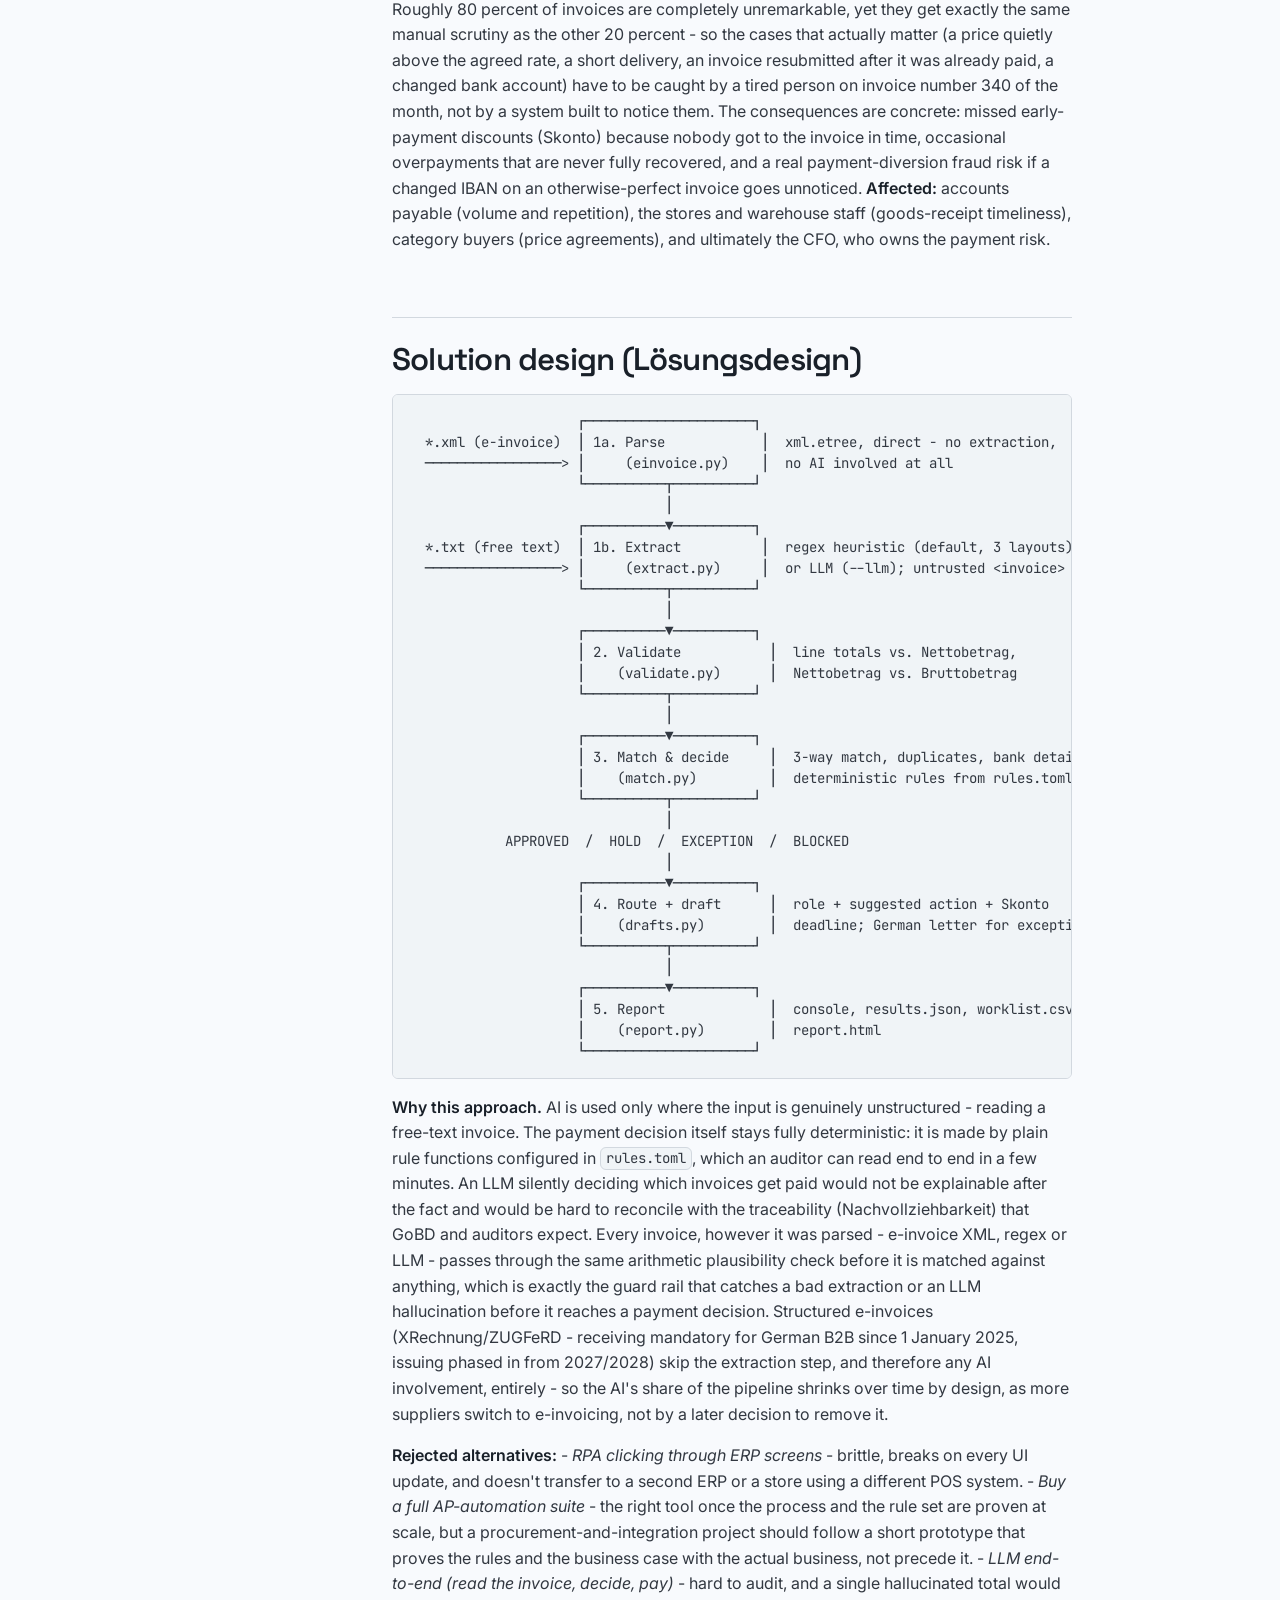
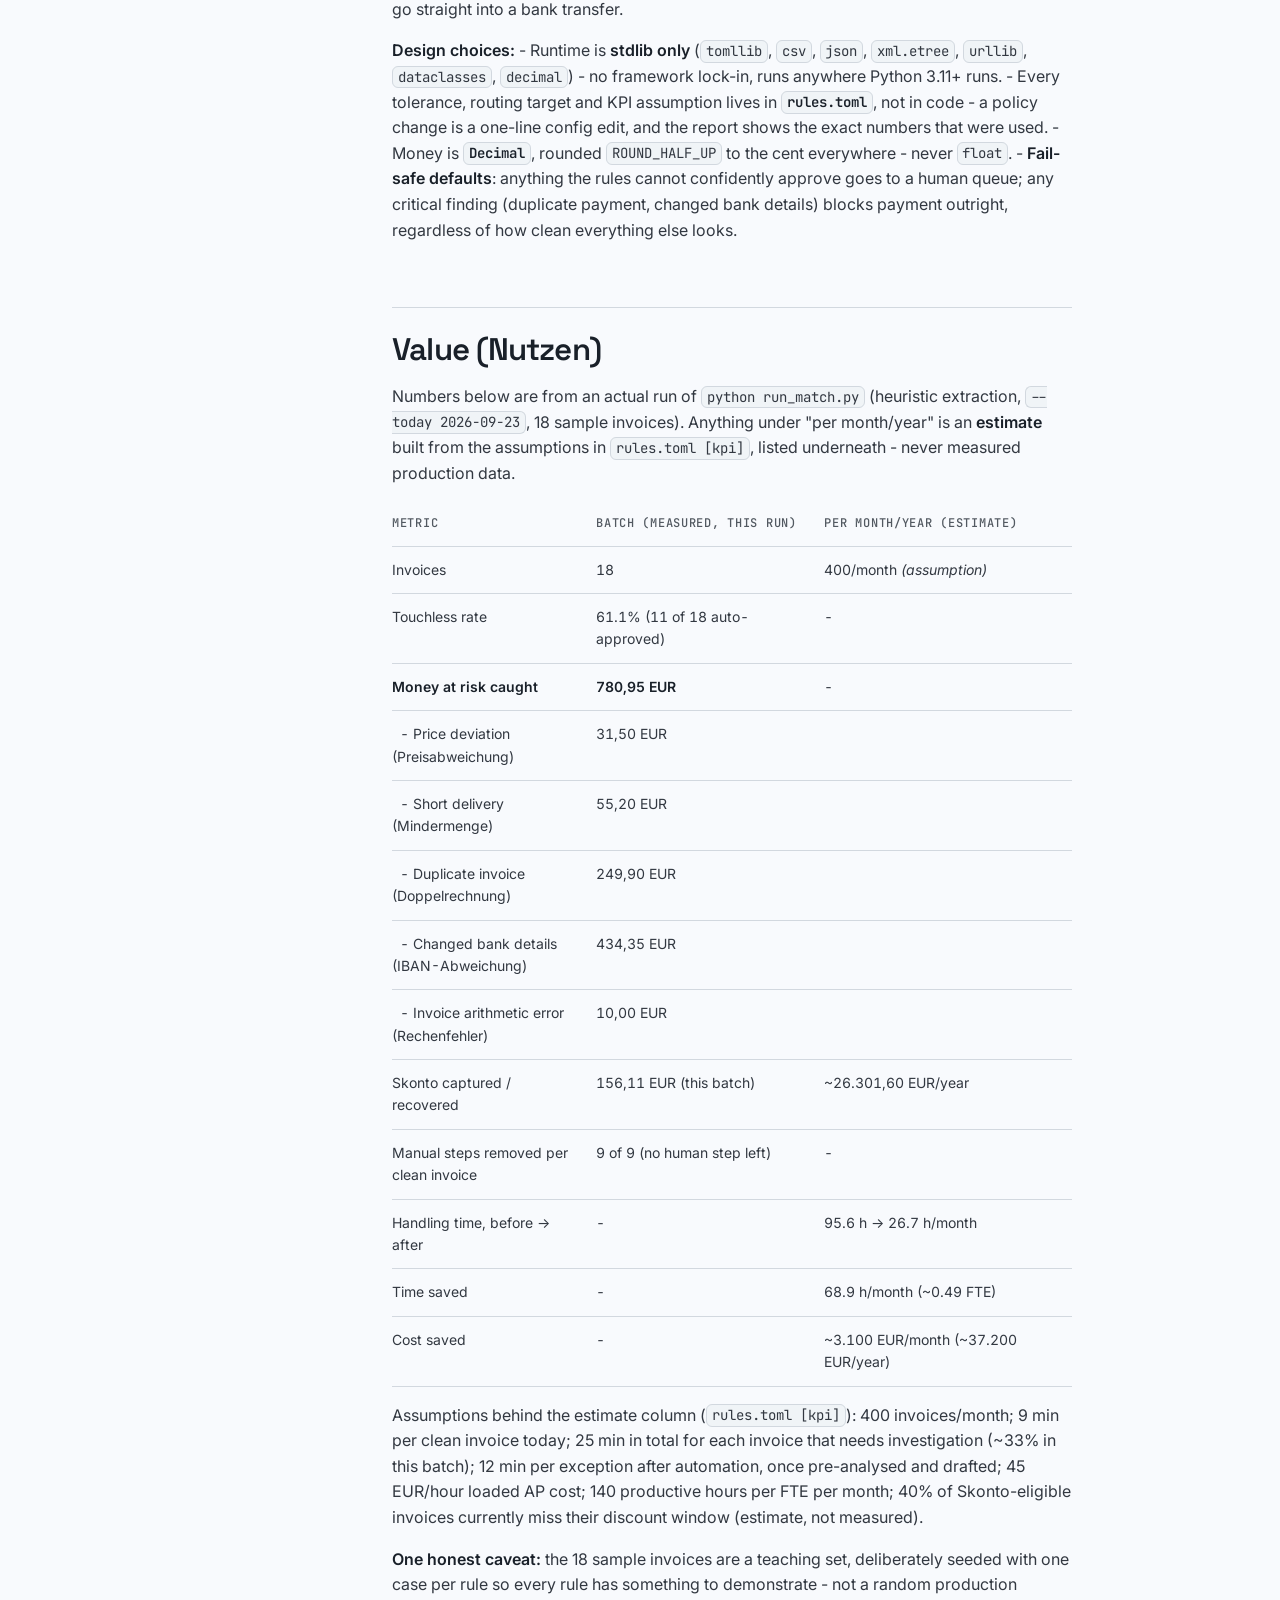
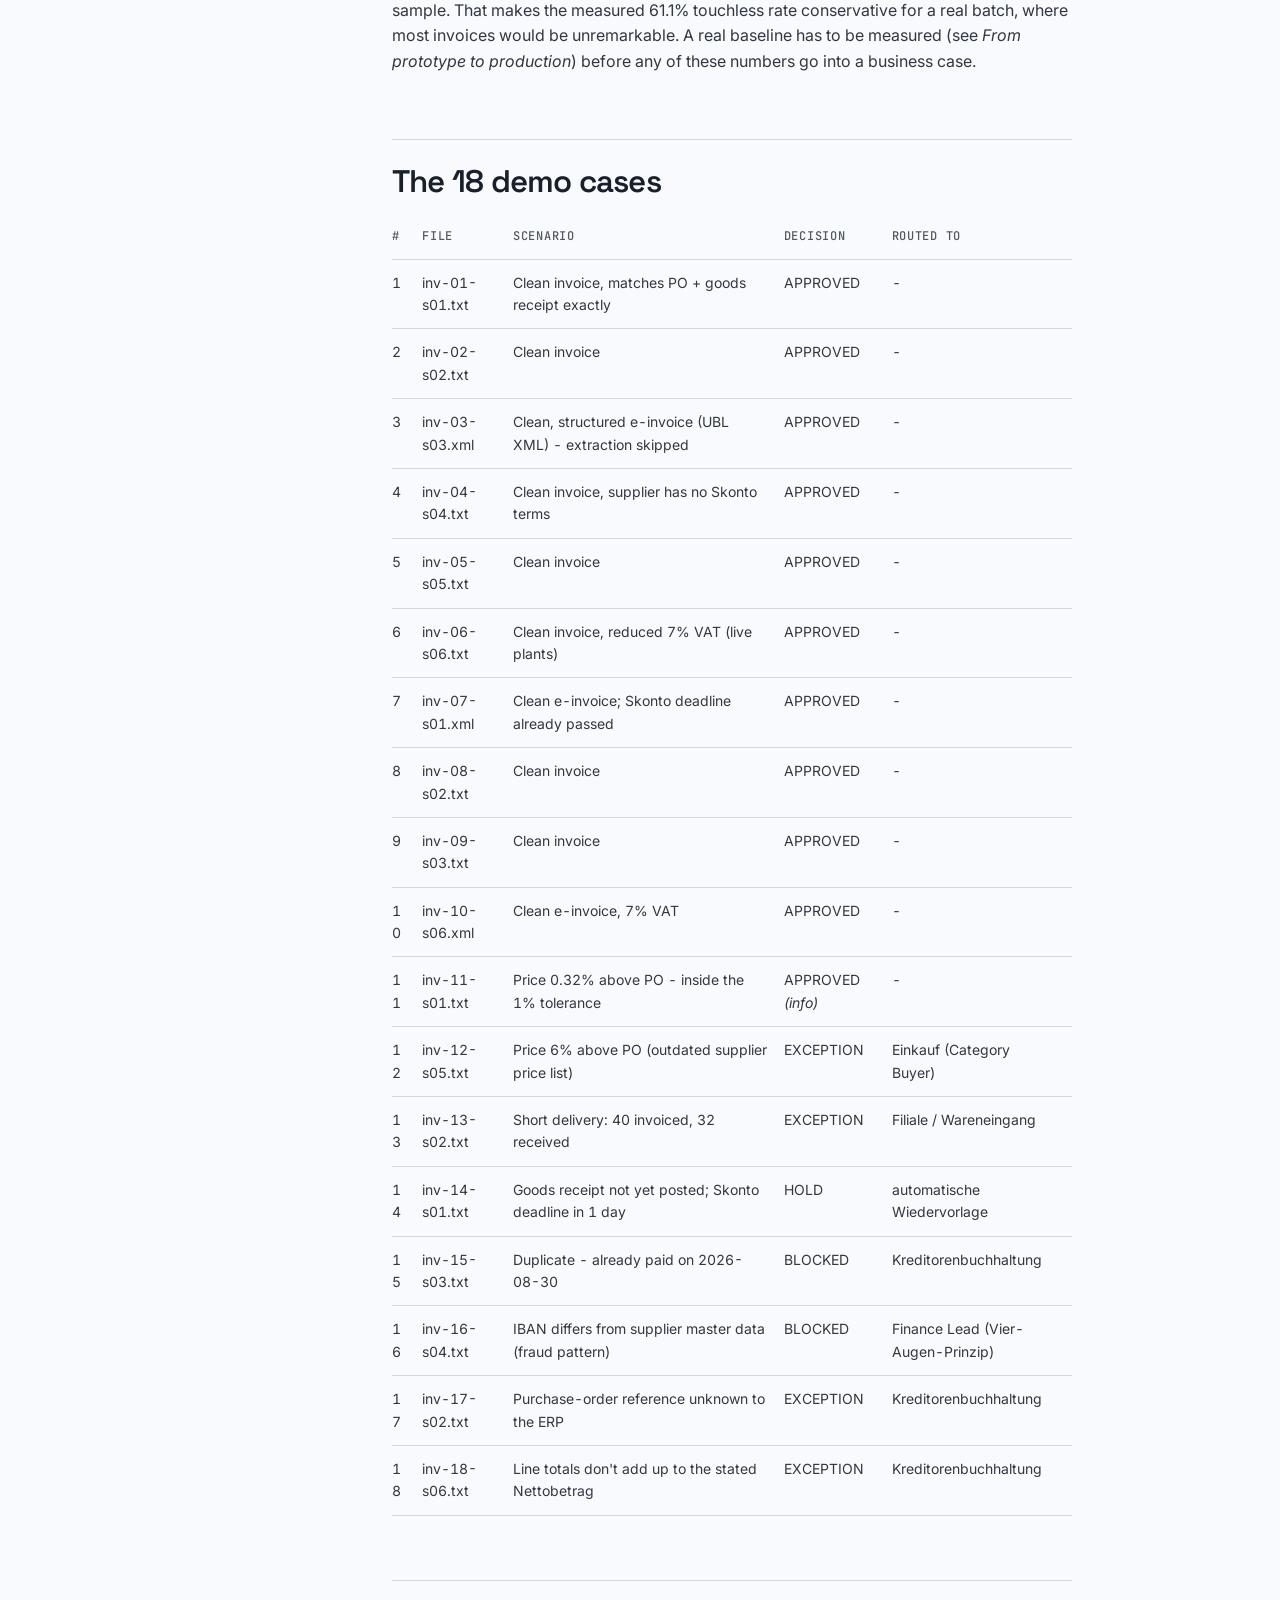
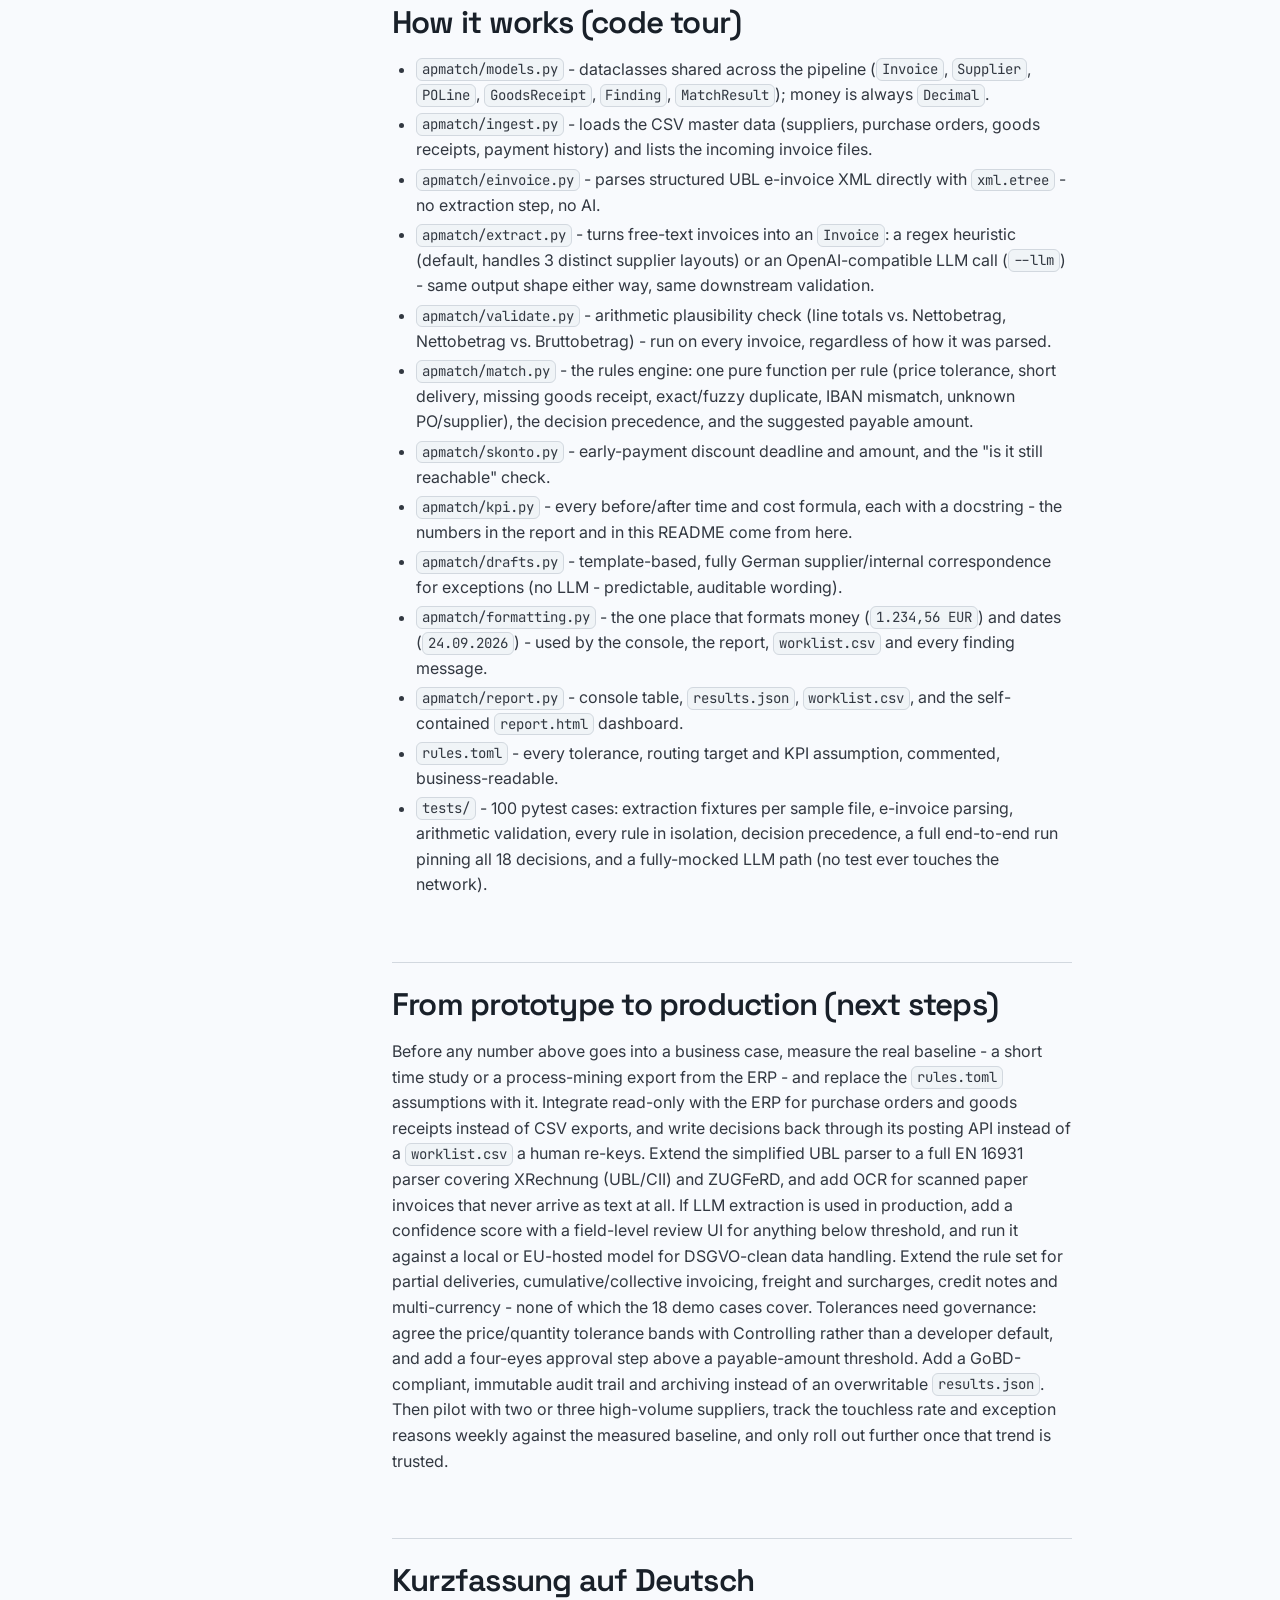
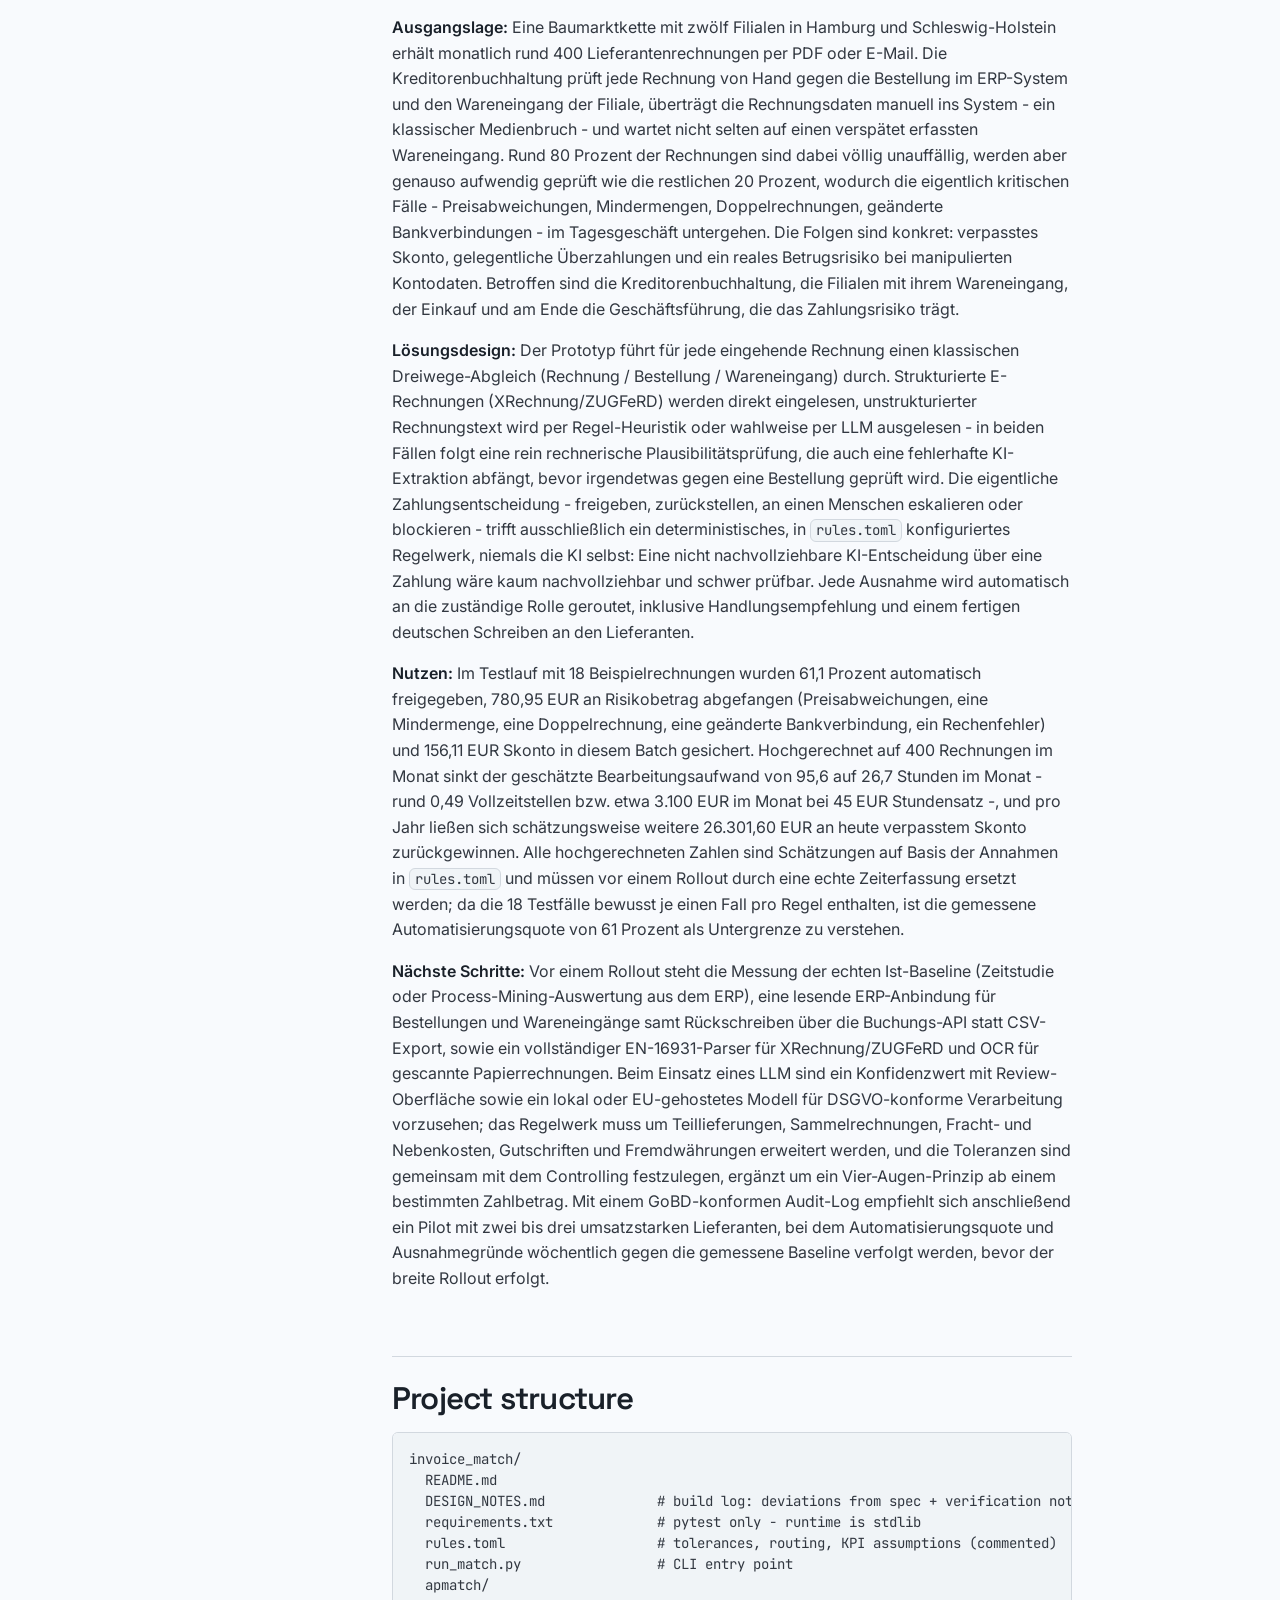
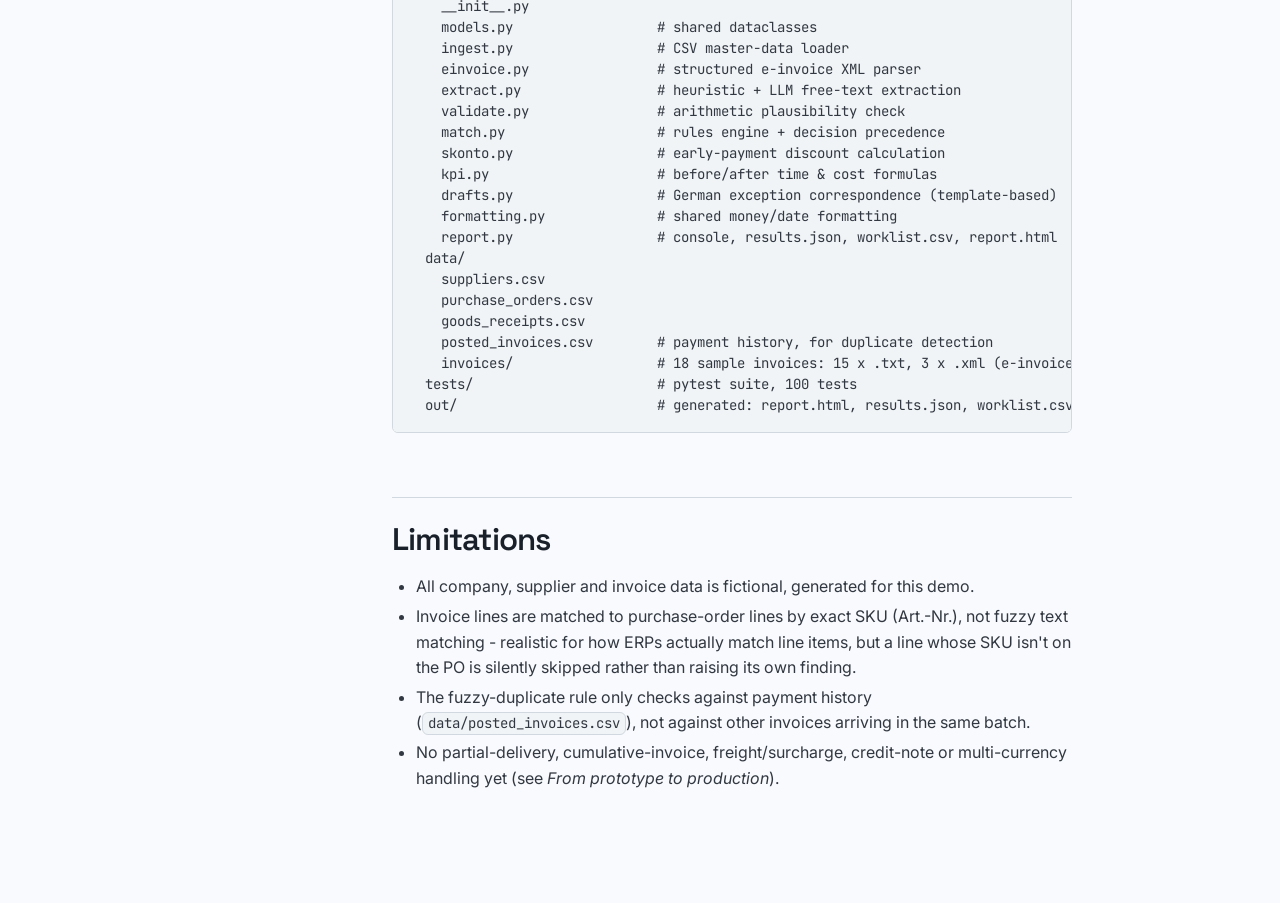
<file: invoice_match/docs/index.html>
<!DOCTYPE html>
<html lang="en">
<head>
<meta charset="utf-8">
<meta name="viewport" content="width=device-width, initial-scale=1">
<title>Invoice Match - automated supplier invoice verification (3-way match)</title>
<link rel="preconnect" href="https://fonts.googleapis.com">
<link rel="preconnect" href="https://fonts.gstatic.com" crossorigin>
<link rel="stylesheet" href="https://fonts.googleapis.com/css2?family=Space+Grotesk:wght@500;600&family=Inter:wght@400;500;600&family=JetBrains+Mono:wght@400;500&display=swap">
<style>
/* Hallmark · genre: modern-minimal · macrostructure: Stat-Led · theme: Cobalt · enrichment: none · nav: N9 · footer: Ft2 · tone: technical · anchor hue: 256 · audience: recruiter · use: understand the run in 60 s
   · contrast: pass (40–41) · slop: pass (42–45) · honest: pass (46) · chrome: pass (47) · tokens: pass (48) · responsive: pass (49) · icons: pass (30) · mobile: pass (34, 49, 50–57) */
/* Hallmark · pre-emit critique: P4 H5 E4 S4 R4 V5 */
/* Design tokens for the Mail Triage Agent report. triage/report.py inlines this file
   into the generated out/report.html so the page stays a single self-contained file.
   Every colour and font in the page references one of these tokens. */
:root {
  /* paper and ink, cool-tinted toward the cobalt anchor */
  --color-paper:          oklch(98.5% 0.004 250);
  --color-paper-2:        oklch(96.5% 0.006 250);
  --color-paper-glass:    oklch(98.5% 0.004 250 / 0.88);
  --color-rule:           oklch(88% 0.012 250);
  --color-rule-strong:    oklch(78% 0.016 252);
  --color-ink:            oklch(24% 0.02 258);
  --color-ink-2:          oklch(34% 0.018 257);
  --color-muted:          oklch(46% 0.016 255);

  /* the one dark band */
  --color-graphite:       oklch(22% 0.016 260);
  --color-graphite-2:     oklch(27% 0.018 260);
  --color-graphite-rule:  oklch(34% 0.02 260);
  --color-graphite-ink:   oklch(95% 0.008 250);
  --color-graphite-muted: oklch(74% 0.014 252);

  /* the single signal accent */
  --color-accent:         oklch(54% 0.20 256);
  --color-accent-ink:     oklch(99% 0.004 250);
  --color-accent-soft:    oklch(86% 0.08 256);
  --color-accent-on-dark: oklch(78% 0.13 256);
  --color-focus:          oklch(54% 0.20 256);

  /* data-status tokens: decision families and risk levels. Semantic, never decorative. */
  --color-status-auto:        oklch(54% 0.20 256);
  --color-status-draft:       oklch(80% 0.16 85);
  --color-status-human:       oklch(70% 0.16 45);
  --color-status-quarantine:  oklch(48% 0.20 25);
  --color-status-good:        oklch(60% 0.17 145);
  --color-neutral-fill:       oklch(72% 0.012 252);

  /* type */
  --font-display: "Space Grotesk", "Segoe UI", system-ui, sans-serif;
  --font-body:    "Inter", "Segoe UI", system-ui, sans-serif;
  --font-mono:    "JetBrains Mono", "Cascadia Mono", ui-monospace, monospace;

  --text-xs:   0.75rem;    /* 12px, mono labels only */
  --text-sm:   0.875rem;   /* 14px */
  --text-base: 1rem;       /* 16px */
  --text-md:   1.25rem;    /* 20px */
  --text-lg:   1.5625rem;  /* 25px */
  --text-xl:   1.953rem;   /* 31px */
  --text-2xl:  2.441rem;   /* 39px */
  --text-display-s: clamp(2rem, 2.2vw + 1.1rem, 3rem);
  --text-figure:    clamp(6rem, 13vw, 11rem);

  /* 4-point spacing scale */
  --space-3xs: 0.125rem;
  --space-2xs: 0.25rem;
  --space-xs:  0.5rem;
  --space-sm:  0.75rem;
  --space-md:  1rem;
  --space-lg:  1.5rem;
  --space-xl:  2.5rem;
  --space-2xl: 4rem;
  --space-3xl: 6rem;

  /* motion */
  --ease-out:    cubic-bezier(0.16, 1, 0.3, 1);
  --ease-in:     cubic-bezier(0.7, 0, 0.84, 0);
  --ease-in-out: cubic-bezier(0.65, 0, 0.35, 1);
  --dur-micro: 120ms;
  --dur-short: 220ms;
  --dur-long:  420ms;

  /* shape and depth */
  --radius-control: 6px;
  --radius-card:    10px;
  --shadow-whisper: 0 1px 2px oklch(24% 0.02 258 / 0.05);

  /* layers */
  --z-base: 1;
  --z-sticky-nav: 300;
  --banner-height: 56px;
}


  html, body { overflow-x: clip; }
  * { box-sizing: border-box; }
  html { scroll-behavior: smooth; scrollbar-color: var(--color-rule-strong) var(--color-paper); }
  body {
    margin: 0; background: var(--color-paper); color: var(--color-ink-2);
    font-family: var(--font-body); font-weight: 400; font-size: var(--text-base); line-height: 1.6;
    -webkit-font-smoothing: antialiased;
  }
  ::selection { background: var(--color-accent-soft); color: var(--color-ink); }
  :focus-visible { outline: 2px solid var(--color-focus); outline-offset: 2px; border-radius: 2px; }
  a { color: var(--color-ink); text-decoration: underline; text-decoration-color: var(--color-rule-strong); text-decoration-thickness: 1px; text-underline-offset: 3px;
      transition: text-decoration-color var(--dur-micro) var(--ease-out); }
  a:hover { text-decoration-color: var(--color-accent); }
  .mono { font-family: var(--font-mono); font-size: var(--text-xs); letter-spacing: 0.06em; text-transform: uppercase; font-weight: 500; }
  .wrap { max-width: 72rem; margin: 0 auto; padding: 0 var(--space-lg); }

  /* top bar, same shape as the report's nav */
  .nav { position: sticky; top: 0; z-index: var(--z-sticky-nav); height: var(--banner-height); background: var(--color-paper-glass); backdrop-filter: blur(8px); border-bottom: 1px solid var(--color-rule); }
  .nav .wrap { height: 100%; display: flex; align-items: center; justify-content: space-between; gap: var(--space-lg); }
  .wordmark { font-family: var(--font-display); font-weight: 600; font-size: var(--text-base); letter-spacing: -0.02em; color: var(--color-ink); text-decoration: none; white-space: nowrap; line-height: 1; }
  .nav__links { list-style: none; margin: 0; padding: 0; display: flex; gap: var(--space-lg); }
  .nav__links a { color: var(--color-ink-2); text-decoration: none; white-space: nowrap; line-height: 1; padding: var(--space-xs) 0; position: relative; }
  .nav__links a::after { content: ""; position: absolute; left: 0; right: 0; bottom: 0; height: 2px; background: var(--color-accent); transform: scaleX(0); transform-origin: left; transition: transform var(--dur-short) var(--ease-out); }
  .nav__links a:hover::after, .nav__links a:focus-visible::after { transform: scaleX(1); }

  /* layout: sidebar TOC + prose column */
  .layout { max-width: 72rem; margin: 0 auto; padding: var(--space-xl) var(--space-lg) var(--space-3xl); }
  .sidebar { margin-bottom: var(--space-xl); }
  .toc-summary { cursor: pointer; font-size: var(--text-sm); color: var(--color-ink); font-weight: 500; padding: var(--space-xs) 0; list-style: none; }
  .toc-summary::-webkit-details-marker { display: none; }
  .toc-summary::before { content: "\25B8"; display: inline-block; margin-right: var(--space-xs); transition: transform var(--dur-micro) var(--ease-out); }
  details[open] > .toc-summary::before { transform: rotate(90deg); }
  .toc { font-size: var(--text-sm); margin-top: var(--space-sm); }
  .toc ul { list-style: none; margin: 0; padding-left: var(--space-md); }
  .toc > ul { padding-left: 0; }
  .toc li { margin: var(--space-3xs) 0; }
  .toc a { display: block; color: var(--color-muted); text-decoration: none; padding: var(--space-3xs) 0 var(--space-3xs) var(--space-sm); border-left: 1px solid var(--color-rule); margin-left: -1px; }
  .toc a:hover { color: var(--color-ink); }
  .toc a.is-active { color: var(--color-ink); border-left: 1px solid var(--color-accent); font-weight: 500; }

  /* prose */
  .prose { max-width: 68ch; overflow-wrap: anywhere; }
  .prose > *:first-child { margin-top: 0; }
  .prose h1, .prose h2, .prose h3, .prose h4 { font-family: var(--font-display); font-weight: 600; letter-spacing: -0.025em; color: var(--color-ink); text-wrap: balance; scroll-margin-top: calc(var(--banner-height) + var(--space-lg)); }
  .prose h1 { font-size: var(--text-2xl); line-height: 1.1; margin: 0 0 var(--space-lg); }
  .prose h2 { font-size: var(--text-xl); line-height: 1.15; margin: var(--space-2xl) 0 var(--space-md); padding-top: var(--space-lg); border-top: 1px solid var(--color-rule); }
  .prose h2:first-of-type { padding-top: 0; border-top: 0; }
  .prose h3 { font-size: var(--text-md); line-height: 1.25; margin: var(--space-xl) 0 var(--space-sm); }
  .prose h4 { font-size: var(--text-base); margin: var(--space-lg) 0 var(--space-2xs); }
  .prose p, .prose ul, .prose ol, .prose blockquote, .prose .table-scroll, .prose pre, .prose hr { margin: 0 0 var(--space-md); }
  .prose ul, .prose ol { padding-left: var(--space-lg); }
  .prose li + li { margin-top: var(--space-2xs); }
  .prose hr { border: 0; border-top: 1px solid var(--color-rule); margin-top: var(--space-2xl); margin-bottom: var(--space-2xl); }
  .prose strong { color: var(--color-ink); font-weight: 600; }
  .prose code { font-family: var(--font-mono); font-size: 0.875em; background: var(--color-paper-2); border: 1px solid var(--color-rule); border-radius: var(--radius-control); padding: 0.1em 0.35em; }
  .prose pre { font-family: var(--font-mono); font-size: var(--text-sm); line-height: 1.5; background: var(--color-paper-2); border: 1px solid var(--color-rule); border-radius: var(--radius-control); padding: var(--space-md); overflow-x: auto; white-space: pre; }
  .prose pre code { background: none; border: 0; padding: 0; font-size: inherit; }
  .prose blockquote { padding-left: var(--space-md); border-left: 1px solid var(--color-rule-strong); color: var(--color-muted); }
  .prose blockquote p { margin: 0; }
  .table-scroll { overflow-x: auto; }
  .prose table { border-collapse: collapse; width: 100%; font-size: var(--text-sm); font-variant-numeric: tabular-nums; }
  .prose th, .prose td { text-align: left; padding: var(--space-sm) var(--space-md) var(--space-sm) 0; border-bottom: 1px solid var(--color-rule); vertical-align: top; }
  .prose thead th { font-family: var(--font-mono); font-size: var(--text-xs); text-transform: uppercase; letter-spacing: 0.06em; color: var(--color-muted); font-weight: 500; white-space: nowrap; }

  @media (min-width: 64rem) {
    .layout { display: grid; grid-template-columns: 15rem minmax(0, 1fr); gap: var(--space-2xl); align-items: start; }
    .sidebar { margin-bottom: 0; position: sticky; top: calc(var(--banner-height) + var(--space-lg)); max-height: calc(100vh - var(--banner-height) - var(--space-2xl)); overflow-y: auto; align-self: start; }
    .toc-summary { display: none; }
  }

  @media (max-width: 48rem) {
    .nav__links { display: none; }
  }

  @media print {
    .nav, .sidebar { display: none; }
    .table-scroll { overflow: visible; }
  }

  @media (prefers-reduced-motion: reduce) {
    html { scroll-behavior: auto; }
    * { transition-duration: 1ms !important; }
  }
</style>
</head>
<body>
<header class="nav" role="banner">
  <div class="wrap">
    <a class="wordmark" href="#top">Invoice Match</a>
    <nav aria-label="Links">
      <ul class="nav__links mono">
        <li><a href="../out/report.html">Report &ouml;ffnen</a></li>
        <li><a href="../../docs/index.html">Mail Triage Agent</a></li>
      </ul>
    </nav>
  </div>
</header>

<div class="layout" id="top">
  <aside class="sidebar">
    <details class="toc-wrap">
      <summary class="toc-summary">Contents</summary>
      <nav aria-label="Table of contents"><div class="toc">
<ul>
<li><a href="#demo-in-60-seconds">Demo in 60 seconds</a></li>
<li><a href="#starting-situation-ausgangslage">Starting situation (Ausgangslage)</a></li>
<li><a href="#solution-design-losungsdesign">Solution design (Lösungsdesign)</a></li>
<li><a href="#value-nutzen">Value (Nutzen)</a></li>
<li><a href="#the-18-demo-cases">The 18 demo cases</a></li>
<li><a href="#how-it-works-code-tour">How it works (code tour)</a></li>
<li><a href="#from-prototype-to-production-next-steps">From prototype to production (next steps)</a></li>
<li><a href="#kurzfassung-auf-deutsch">Kurzfassung auf Deutsch</a></li>
<li><a href="#project-structure">Project structure</a></li>
<li><a href="#limitations">Limitations</a></li>
</ul>
</div>
</nav>
    </details>
  </aside>
  <script>
(function () {
  var d = document.querySelector('details.toc-wrap');
  if (!d) { return; }
  var mq = window.matchMedia('(min-width: 64rem)');
  function sync() { if (mq.matches) { d.setAttribute('open', ''); } else { d.removeAttribute('open'); } }
  sync();
  if (mq.addEventListener) { mq.addEventListener('change', sync); } else { mq.addListener(sync); }
})();
</script>
  <main class="prose">
<h1 id="invoice-match-automated-supplier-invoice-verification-3-way-match">Invoice Match - automated supplier invoice verification (3-way match)</h1>
<p>A small, working prototype that checks every incoming supplier invoice against its
purchase order (Bestellung) and goods receipt (Wareneingang), decides per invoice
whether to pay, hold, escalate or block it, and routes exceptions to the right role
with a suggested action and a ready-to-send German draft - according to deterministic,
auditable rules, not an LLM's judgement.</p>
<p>Fictional company: <strong>Brandt Haus &amp; Garten GmbH</strong> (DIY &amp; garden retail chain, 12 stores
in Hamburg / Schleswig-Holstein).</p>
<p><strong>Deutsche Kurzfassung:</strong> Ausgangslage, Lösung und Nutzen auf Deutsch stehen in
<a href="#kurzfassung-auf-deutsch">Kurzfassung auf Deutsch</a>.</p>
<p>Full build log and verification notes: <a href="../DESIGN_NOTES.md">DESIGN_NOTES.md</a>.</p>
<h2 id="demo-in-60-seconds">Demo in 60 seconds</h2>
<pre><code class="language-bash">pip install -r requirements.txt
python run_match.py
python -m pytest -q
python build_readme.py   # optional: renders this README to docs/index.html
</code></pre>
<p>Optional: run the free-text extraction with a real LLM instead of the regex
heuristic:</p>
<pre><code class="language-bash">python run_match.py --llm
</code></pre>
<p>Config is via <code>.env</code>: <code>invoice_match/.env</code> if present, else the repo-root <code>.env</code> (the
<code>INVOICE_LLM_BASE_URL</code>/<code>_API_KEY</code>/<code>_MODEL</code> vars, falling back to <code>TRIAGE_LLM_*</code> so
piece #1's config is reused automatically) - see the repo-root <code>.env.example</code> for four
ready-made options (local Ollama, OpenRouter, Groq, Anthropic). Works with a local
model or any OpenAI-compatible endpoint; <code>--llm</code> with no config prints a clear error
and exits non-zero instead of hanging. Verified against Groq's free tier: identical 18
decisions to the heuristic path, ~67 s for the batch.</p>
<p>You will see: a console table with all 18 sample invoices, their supplier, gross
amount, decision and routing; a KPI block (touchless rate, money at risk caught, hours
saved, Skonto recovered); and paths to <code>out/report.html</code> - a self-contained dashboard -
plus <code>out/worklist.csv</code> (the AP team's work queue) and <code>out/drafts/*.txt</code> (German
supplier letters, ready to send).</p>
<hr />
<h2 id="starting-situation-ausgangslage">Starting situation (Ausgangslage)</h2>
<p>A DIY/garden retail chain with a dozen stores receives around 400 supplier invoices a
month, as PDF attachments or plain email text. Today, accounts payable (Kreditorenbuchhaltung)
opens each one, keys the header and line data into the ERP by hand - a media break
(Medienbruch) - then manually looks up the matching purchase order and the goods
receipt the store recorded, and compares quantities, prices and totals line by line.
Goods receipts themselves are often booked late, because a store clerk gets to it
between customers rather than the moment the delivery truck leaves.</p>
<p>Roughly 80 percent of invoices are completely unremarkable, yet they get exactly the
same manual scrutiny as the other 20 percent - so the cases that actually matter (a
price quietly above the agreed rate, a short delivery, an invoice resubmitted after it
was already paid, a changed bank account) have to be caught by a tired person on
invoice number 340 of the month, not by a system built to notice them. The
consequences are concrete: missed early-payment discounts (Skonto) because nobody got
to the invoice in time, occasional overpayments that are never fully recovered, and a
real payment-diversion fraud risk if a changed IBAN on an otherwise-perfect invoice
goes unnoticed. <strong>Affected:</strong> accounts payable (volume and repetition), the stores and
warehouse staff (goods-receipt timeliness), category buyers (price agreements), and
ultimately the CFO, who owns the payment risk.</p>
<h2 id="solution-design-losungsdesign">Solution design (Lösungsdesign)</h2>
<pre><code>                     ┌─────────────────────┐
  *.xml (e-invoice)  │ 1a. Parse            │  xml.etree, direct - no extraction,
  ─────────────────&gt; │     (einvoice.py)    │  no AI involved at all
                     └──────────┬──────────┘
                                │
                     ┌──────────▼──────────┐
  *.txt (free text)  │ 1b. Extract          │  regex heuristic (default, 3 layouts)
  ─────────────────&gt; │     (extract.py)     │  or LLM (--llm); untrusted &lt;invoice&gt; data
                     └──────────┬──────────┘
                                │
                     ┌──────────▼──────────┐
                     │ 2. Validate           │  line totals vs. Nettobetrag,
                     │    (validate.py)      │  Nettobetrag vs. Bruttobetrag
                     └──────────┬──────────┘
                                │
                     ┌──────────▼──────────┐
                     │ 3. Match &amp; decide     │  3-way match, duplicates, bank details -
                     │    (match.py)         │  deterministic rules from rules.toml
                     └──────────┬──────────┘
                                │
            APPROVED  /  HOLD  /  EXCEPTION  /  BLOCKED
                                │
                     ┌──────────▼──────────┐
                     │ 4. Route + draft      │  role + suggested action + Skonto
                     │    (drafts.py)        │  deadline; German letter for exceptions
                     └──────────┬──────────┘
                                │
                     ┌──────────▼──────────┐
                     │ 5. Report             │  console, results.json, worklist.csv,
                     │    (report.py)        │  report.html
                     └─────────────────────┘
</code></pre>
<p><strong>Why this approach.</strong> AI is used only where the input is genuinely unstructured - reading
a free-text invoice. The payment decision itself stays fully deterministic: it is made by
plain rule functions configured in <code>rules.toml</code>, which an auditor can read end to end in a
few minutes. An LLM silently deciding which invoices get paid would not be explainable
after the fact and would be hard to reconcile with the traceability (Nachvollziehbarkeit)
that GoBD and auditors expect. Every invoice,
however it was parsed - e-invoice XML, regex or LLM - passes through the same arithmetic
plausibility check before it is matched against anything, which is exactly the guard rail
that catches a bad extraction or an LLM hallucination before it reaches a payment decision.
Structured e-invoices (XRechnung/ZUGFeRD - receiving mandatory for German B2B since 1
January 2025, issuing phased in from 2027/2028) skip the extraction step, and therefore any
AI involvement, entirely - so the AI's share of the pipeline shrinks over time by design, as
more suppliers switch to e-invoicing, not by a later decision to remove it.</p>
<p><strong>Rejected alternatives:</strong>
- <em>RPA clicking through ERP screens</em> - brittle, breaks on every UI update, and doesn't
  transfer to a second ERP or a store using a different POS system.
- <em>Buy a full AP-automation suite</em> - the right tool once the process and the rule set
  are proven at scale, but a procurement-and-integration project should follow a short
  prototype that proves the rules and the business case with the actual business, not
  precede it.
- <em>LLM end-to-end (read the invoice, decide, pay)</em> - hard to audit, and a single
  hallucinated total would go straight into a bank transfer.</p>
<p><strong>Design choices:</strong>
- Runtime is <strong>stdlib only</strong> (<code>tomllib</code>, <code>csv</code>, <code>json</code>, <code>xml.etree</code>, <code>urllib</code>,
  <code>dataclasses</code>, <code>decimal</code>) - no framework lock-in, runs anywhere Python 3.11+ runs.
- Every tolerance, routing target and KPI assumption lives in <strong><code>rules.toml</code></strong>, not in
  code - a policy change is a one-line config edit, and the report shows the exact
  numbers that were used.
- Money is <strong><code>Decimal</code></strong>, rounded <code>ROUND_HALF_UP</code> to the cent everywhere - never <code>float</code>.
- <strong>Fail-safe defaults</strong>: anything the rules cannot confidently approve goes to a human
  queue; any critical finding (duplicate payment, changed bank details) blocks payment
  outright, regardless of how clean everything else looks.</p>
<h2 id="value-nutzen">Value (Nutzen)</h2>
<p>Numbers below are from an actual run of <code>python run_match.py</code> (heuristic extraction,
<code>--today 2026-09-23</code>, 18 sample invoices). Anything under "per month/year" is an
<strong>estimate</strong> built from the assumptions in <code>rules.toml [kpi]</code>, listed underneath - never
measured production data.</p>
<div class="table-scroll"><table>
<thead>
<tr>
<th>Metric</th>
<th>Batch (measured, this run)</th>
<th>Per month/year (estimate)</th>
</tr>
</thead>
<tbody>
<tr>
<td>Invoices</td>
<td>18</td>
<td>400/month <em>(assumption)</em></td>
</tr>
<tr>
<td>Touchless rate</td>
<td>61.1% (11 of 18 auto-approved)</td>
<td>-</td>
</tr>
<tr>
<td><strong>Money at risk caught</strong></td>
<td><strong>780,95 EUR</strong></td>
<td>-</td>
</tr>
<tr>
<td>&nbsp;&nbsp;- Price deviation (Preisabweichung)</td>
<td>31,50 EUR</td>
<td></td>
</tr>
<tr>
<td>&nbsp;&nbsp;- Short delivery (Mindermenge)</td>
<td>55,20 EUR</td>
<td></td>
</tr>
<tr>
<td>&nbsp;&nbsp;- Duplicate invoice (Doppelrechnung)</td>
<td>249,90 EUR</td>
<td></td>
</tr>
<tr>
<td>&nbsp;&nbsp;- Changed bank details (IBAN-Abweichung)</td>
<td>434,35 EUR</td>
<td></td>
</tr>
<tr>
<td>&nbsp;&nbsp;- Invoice arithmetic error (Rechenfehler)</td>
<td>10,00 EUR</td>
<td></td>
</tr>
<tr>
<td>Skonto captured / recovered</td>
<td>156,11 EUR (this batch)</td>
<td>~26.301,60 EUR/year</td>
</tr>
<tr>
<td>Manual steps removed per clean invoice</td>
<td>9 of 9 (no human step left)</td>
<td>-</td>
</tr>
<tr>
<td>Handling time, before -&gt; after</td>
<td>-</td>
<td>95.6 h -&gt; 26.7 h/month</td>
</tr>
<tr>
<td>Time saved</td>
<td>-</td>
<td>68.9 h/month (~0.49 FTE)</td>
</tr>
<tr>
<td>Cost saved</td>
<td>-</td>
<td>~3.100 EUR/month (~37.200 EUR/year)</td>
</tr>
</tbody>
</table></div>
<p>Assumptions behind the estimate column (<code>rules.toml [kpi]</code>): 400 invoices/month; 9 min
per clean invoice today; 25 min in total for each invoice that needs investigation
(~33% in this batch); 12 min per exception after automation, once pre-analysed and
drafted; 45 EUR/hour loaded AP cost; 140 productive hours per FTE per month; 40% of
Skonto-eligible invoices currently miss their discount window (estimate, not measured).</p>
<p><strong>One honest caveat:</strong> the 18 sample invoices are a teaching set, deliberately seeded
with one case per rule so every rule has something to demonstrate - not a random
production sample. That makes the measured 61.1% touchless rate conservative for a real
batch, where most invoices would be unremarkable. A real baseline has to be measured
(see <em>From prototype to production</em>) before any of these numbers go into a business
case.</p>
<h2 id="the-18-demo-cases">The 18 demo cases</h2>
<div class="table-scroll"><table>
<thead>
<tr>
<th>#</th>
<th>File</th>
<th>Scenario</th>
<th>Decision</th>
<th>Routed to</th>
</tr>
</thead>
<tbody>
<tr>
<td>1</td>
<td>inv-01-s01.txt</td>
<td>Clean invoice, matches PO + goods receipt exactly</td>
<td>APPROVED</td>
<td>-</td>
</tr>
<tr>
<td>2</td>
<td>inv-02-s02.txt</td>
<td>Clean invoice</td>
<td>APPROVED</td>
<td>-</td>
</tr>
<tr>
<td>3</td>
<td>inv-03-s03.xml</td>
<td>Clean, structured e-invoice (UBL XML) - extraction skipped</td>
<td>APPROVED</td>
<td>-</td>
</tr>
<tr>
<td>4</td>
<td>inv-04-s04.txt</td>
<td>Clean invoice, supplier has no Skonto terms</td>
<td>APPROVED</td>
<td>-</td>
</tr>
<tr>
<td>5</td>
<td>inv-05-s05.txt</td>
<td>Clean invoice</td>
<td>APPROVED</td>
<td>-</td>
</tr>
<tr>
<td>6</td>
<td>inv-06-s06.txt</td>
<td>Clean invoice, reduced 7% VAT (live plants)</td>
<td>APPROVED</td>
<td>-</td>
</tr>
<tr>
<td>7</td>
<td>inv-07-s01.xml</td>
<td>Clean e-invoice; Skonto deadline already passed</td>
<td>APPROVED</td>
<td>-</td>
</tr>
<tr>
<td>8</td>
<td>inv-08-s02.txt</td>
<td>Clean invoice</td>
<td>APPROVED</td>
<td>-</td>
</tr>
<tr>
<td>9</td>
<td>inv-09-s03.txt</td>
<td>Clean invoice</td>
<td>APPROVED</td>
<td>-</td>
</tr>
<tr>
<td>10</td>
<td>inv-10-s06.xml</td>
<td>Clean e-invoice, 7% VAT</td>
<td>APPROVED</td>
<td>-</td>
</tr>
<tr>
<td>11</td>
<td>inv-11-s01.txt</td>
<td>Price 0.32% above PO - inside the 1% tolerance</td>
<td>APPROVED <em>(info)</em></td>
<td>-</td>
</tr>
<tr>
<td>12</td>
<td>inv-12-s05.txt</td>
<td>Price 6% above PO (outdated supplier price list)</td>
<td>EXCEPTION</td>
<td>Einkauf (Category Buyer)</td>
</tr>
<tr>
<td>13</td>
<td>inv-13-s02.txt</td>
<td>Short delivery: 40 invoiced, 32 received</td>
<td>EXCEPTION</td>
<td>Filiale / Wareneingang</td>
</tr>
<tr>
<td>14</td>
<td>inv-14-s01.txt</td>
<td>Goods receipt not yet posted; Skonto deadline in 1 day</td>
<td>HOLD</td>
<td>automatische Wiedervorlage</td>
</tr>
<tr>
<td>15</td>
<td>inv-15-s03.txt</td>
<td>Duplicate - already paid on 2026-08-30</td>
<td>BLOCKED</td>
<td>Kreditorenbuchhaltung</td>
</tr>
<tr>
<td>16</td>
<td>inv-16-s04.txt</td>
<td>IBAN differs from supplier master data (fraud pattern)</td>
<td>BLOCKED</td>
<td>Finance Lead (Vier-Augen-Prinzip)</td>
</tr>
<tr>
<td>17</td>
<td>inv-17-s02.txt</td>
<td>Purchase-order reference unknown to the ERP</td>
<td>EXCEPTION</td>
<td>Kreditorenbuchhaltung</td>
</tr>
<tr>
<td>18</td>
<td>inv-18-s06.txt</td>
<td>Line totals don't add up to the stated Nettobetrag</td>
<td>EXCEPTION</td>
<td>Kreditorenbuchhaltung</td>
</tr>
</tbody>
</table></div>
<h2 id="how-it-works-code-tour">How it works (code tour)</h2>
<ul>
<li><code>apmatch/models.py</code> - dataclasses shared across the pipeline (<code>Invoice</code>, <code>Supplier</code>,
  <code>POLine</code>, <code>GoodsReceipt</code>, <code>Finding</code>, <code>MatchResult</code>); money is always <code>Decimal</code>.</li>
<li><code>apmatch/ingest.py</code> - loads the CSV master data (suppliers, purchase orders, goods
  receipts, payment history) and lists the incoming invoice files.</li>
<li><code>apmatch/einvoice.py</code> - parses structured UBL e-invoice XML directly with
  <code>xml.etree</code> - no extraction step, no AI.</li>
<li><code>apmatch/extract.py</code> - turns free-text invoices into an <code>Invoice</code>: a regex heuristic
  (default, handles 3 distinct supplier layouts) or an OpenAI-compatible LLM call
  (<code>--llm</code>) - same output shape either way, same downstream validation.</li>
<li><code>apmatch/validate.py</code> - arithmetic plausibility check (line totals vs. Nettobetrag,
  Nettobetrag vs. Bruttobetrag) - run on every invoice, regardless of how it was parsed.</li>
<li><code>apmatch/match.py</code> - the rules engine: one pure function per rule (price tolerance,
  short delivery, missing goods receipt, exact/fuzzy duplicate, IBAN mismatch, unknown
  PO/supplier), the decision precedence, and the suggested payable amount.</li>
<li><code>apmatch/skonto.py</code> - early-payment discount deadline and amount, and the
  "is it still reachable" check.</li>
<li><code>apmatch/kpi.py</code> - every before/after time and cost formula, each with a docstring -
  the numbers in the report and in this README come from here.</li>
<li><code>apmatch/drafts.py</code> - template-based, fully German supplier/internal correspondence
  for exceptions (no LLM - predictable, auditable wording).</li>
<li><code>apmatch/formatting.py</code> - the one place that formats money (<code>1.234,56 EUR</code>) and dates
  (<code>24.09.2026</code>) - used by the console, the report, <code>worklist.csv</code> and every finding
  message.</li>
<li><code>apmatch/report.py</code> - console table, <code>results.json</code>, <code>worklist.csv</code>, and the
  self-contained <code>report.html</code> dashboard.</li>
<li><code>rules.toml</code> - every tolerance, routing target and KPI assumption, commented,
  business-readable.</li>
<li><code>tests/</code> - 100 pytest cases: extraction fixtures per sample file, e-invoice parsing,
  arithmetic validation, every rule in isolation, decision precedence, a full
  end-to-end run pinning all 18 decisions, and a fully-mocked LLM path (no test ever
  touches the network).</li>
</ul>
<h2 id="from-prototype-to-production-next-steps">From prototype to production (next steps)</h2>
<p>Before any number above goes into a business case, measure the real baseline - a short
time study or a process-mining export from the ERP - and replace the <code>rules.toml</code>
assumptions with it. Integrate read-only with the ERP for purchase orders and goods
receipts instead of CSV exports, and write decisions back through its posting API
instead of a <code>worklist.csv</code> a human re-keys. Extend the simplified UBL parser to a full
EN 16931 parser covering XRechnung (UBL/CII) and ZUGFeRD, and add OCR for scanned paper
invoices that never arrive as text at all. If LLM extraction is used in production, add
a confidence score with a field-level review UI for anything below threshold, and run
it against a local or EU-hosted model for DSGVO-clean data handling. Extend the rule set for partial
deliveries, cumulative/collective invoicing, freight and surcharges, credit notes and
multi-currency - none of which the 18 demo cases cover. Tolerances need governance:
agree the price/quantity tolerance bands with Controlling rather than a developer
default, and add a four-eyes approval step above a payable-amount threshold. Add a
GoBD-compliant, immutable audit trail and archiving instead of an overwritable
<code>results.json</code>. Then pilot with two or three high-volume suppliers, track the touchless
rate and exception reasons weekly against the measured baseline, and only roll out
further once that trend is trusted.</p>
<h2 id="kurzfassung-auf-deutsch">Kurzfassung auf Deutsch</h2>
<p><strong>Ausgangslage:</strong> Eine Baumarktkette mit zwölf Filialen in Hamburg und Schleswig-Holstein
erhält monatlich rund 400 Lieferantenrechnungen per PDF oder E-Mail. Die Kreditorenbuchhaltung
prüft jede Rechnung von Hand gegen die Bestellung im ERP-System und den Wareneingang der
Filiale, überträgt die Rechnungsdaten manuell ins System - ein klassischer Medienbruch - und
wartet nicht selten auf einen verspätet erfassten Wareneingang. Rund 80 Prozent der Rechnungen
sind dabei völlig unauffällig, werden aber genauso aufwendig geprüft wie die restlichen 20
Prozent, wodurch die eigentlich kritischen Fälle - Preisabweichungen, Mindermengen,
Doppelrechnungen, geänderte Bankverbindungen - im Tagesgeschäft untergehen. Die Folgen sind
konkret: verpasstes Skonto, gelegentliche Überzahlungen und ein reales Betrugsrisiko bei
manipulierten Kontodaten. Betroffen sind die Kreditorenbuchhaltung, die Filialen mit ihrem
Wareneingang, der Einkauf und am Ende die Geschäftsführung, die das Zahlungsrisiko trägt.</p>
<p><strong>Lösungsdesign:</strong> Der Prototyp führt für jede eingehende Rechnung einen klassischen
Dreiwege-Abgleich (Rechnung / Bestellung / Wareneingang) durch. Strukturierte E-Rechnungen
(XRechnung/ZUGFeRD) werden direkt eingelesen, unstrukturierter Rechnungstext wird per
Regel-Heuristik oder wahlweise per LLM ausgelesen - in beiden Fällen folgt eine rein
rechnerische Plausibilitätsprüfung, die auch eine fehlerhafte KI-Extraktion abfängt, bevor
irgendetwas gegen eine Bestellung geprüft wird. Die eigentliche Zahlungsentscheidung -
freigeben, zurückstellen, an einen Menschen eskalieren oder blockieren - trifft ausschließlich
ein deterministisches, in <code>rules.toml</code> konfiguriertes Regelwerk, niemals die KI selbst: Eine
nicht nachvollziehbare KI-Entscheidung über eine Zahlung wäre kaum nachvollziehbar und schwer prüfbar.
Jede Ausnahme wird automatisch an die zuständige Rolle geroutet, inklusive
Handlungsempfehlung und einem fertigen deutschen Schreiben an den Lieferanten.</p>
<p><strong>Nutzen:</strong> Im Testlauf mit 18 Beispielrechnungen wurden 61,1 Prozent automatisch
freigegeben, 780,95 EUR an Risikobetrag abgefangen (Preisabweichungen, eine Mindermenge,
eine Doppelrechnung, eine geänderte Bankverbindung, ein Rechenfehler) und 156,11 EUR Skonto
in diesem Batch gesichert. Hochgerechnet auf 400 Rechnungen im Monat sinkt der geschätzte
Bearbeitungsaufwand von 95,6 auf 26,7 Stunden im Monat - rund 0,49 Vollzeitstellen bzw. etwa
3.100 EUR im Monat bei 45 EUR Stundensatz -, und pro Jahr ließen sich schätzungsweise weitere
26.301,60 EUR an heute verpasstem Skonto zurückgewinnen. Alle hochgerechneten Zahlen sind
Schätzungen auf Basis der Annahmen in <code>rules.toml</code> und müssen vor einem Rollout durch eine
echte Zeiterfassung ersetzt werden; da die 18 Testfälle bewusst je einen Fall pro Regel
enthalten, ist die gemessene Automatisierungsquote von 61 Prozent als Untergrenze zu
verstehen.</p>
<p><strong>Nächste Schritte:</strong> Vor einem Rollout steht die Messung der echten Ist-Baseline
(Zeitstudie oder Process-Mining-Auswertung aus dem ERP), eine lesende ERP-Anbindung für
Bestellungen und Wareneingänge samt Rückschreiben über die Buchungs-API statt CSV-Export,
sowie ein vollständiger EN-16931-Parser für XRechnung/ZUGFeRD und OCR für gescannte
Papierrechnungen. Beim Einsatz eines LLM sind ein Konfidenzwert mit Review-Oberfläche sowie
ein lokal oder EU-gehostetes Modell für DSGVO-konforme Verarbeitung vorzusehen; das Regelwerk
muss um Teillieferungen, Sammelrechnungen, Fracht- und Nebenkosten, Gutschriften und
Fremdwährungen erweitert werden, und die Toleranzen sind gemeinsam mit dem Controlling
festzulegen, ergänzt um ein Vier-Augen-Prinzip ab einem bestimmten Zahlbetrag. Mit einem
GoBD-konformen Audit-Log empfiehlt sich anschließend ein Pilot mit zwei bis drei
umsatzstarken Lieferanten, bei dem Automatisierungsquote und Ausnahmegründe wöchentlich
gegen die gemessene Baseline verfolgt werden, bevor der breite Rollout erfolgt.</p>
<h2 id="project-structure">Project structure</h2>
<pre><code>invoice_match/
  README.md
  DESIGN_NOTES.md              # build log: deviations from spec + verification notes
  requirements.txt             # pytest only - runtime is stdlib
  rules.toml                   # tolerances, routing, KPI assumptions (commented)
  run_match.py                 # CLI entry point
  apmatch/
    __init__.py
    models.py                  # shared dataclasses
    ingest.py                  # CSV master-data loader
    einvoice.py                # structured e-invoice XML parser
    extract.py                 # heuristic + LLM free-text extraction
    validate.py                # arithmetic plausibility check
    match.py                   # rules engine + decision precedence
    skonto.py                  # early-payment discount calculation
    kpi.py                     # before/after time &amp; cost formulas
    drafts.py                  # German exception correspondence (template-based)
    formatting.py              # shared money/date formatting
    report.py                  # console, results.json, worklist.csv, report.html
  data/
    suppliers.csv
    purchase_orders.csv
    goods_receipts.csv
    posted_invoices.csv        # payment history, for duplicate detection
    invoices/                  # 18 sample invoices: 15 x .txt, 3 x .xml (e-invoice)
  tests/                       # pytest suite, 100 tests
  out/                         # generated: report.html, results.json, worklist.csv, drafts/*.txt
</code></pre>
<h2 id="limitations">Limitations</h2>
<ul>
<li>All company, supplier and invoice data is fictional, generated for this demo.</li>
<li>Invoice lines are matched to purchase-order lines by exact SKU (Art.-Nr.), not fuzzy
  text matching - realistic for how ERPs actually match line items, but a line whose
  SKU isn't on the PO is silently skipped rather than raising its own finding.</li>
<li>The fuzzy-duplicate rule only checks against payment history
  (<code>data/posted_invoices.csv</code>), not against other invoices arriving in the same batch.</li>
<li>No partial-delivery, cumulative-invoice, freight/surcharge, credit-note or
  multi-currency handling yet (see <em>From prototype to production</em>).</li>
</ul>
  </main>
</div>

<script>
(function () {
  var links = Array.prototype.slice.call(document.querySelectorAll('.toc a'));
  if (!links.length || !('IntersectionObserver' in window)) { return; }
  var byId = {};
  links.forEach(function (a) { byId[a.getAttribute('href').slice(1)] = a; });
  var observer = new IntersectionObserver(function (entries) {
    entries.forEach(function (entry) {
      var link = byId[entry.target.id];
      if (!link) { return; }
      link.classList.toggle('is-active', entry.isIntersecting);
    });
  }, { rootMargin: '0px 0px -70% 0px' });
  Object.keys(byId).forEach(function (id) {
    var heading = document.getElementById(id);
    if (heading) { observer.observe(heading); }
  });
})();
</script>
</body>
</html>
</file>
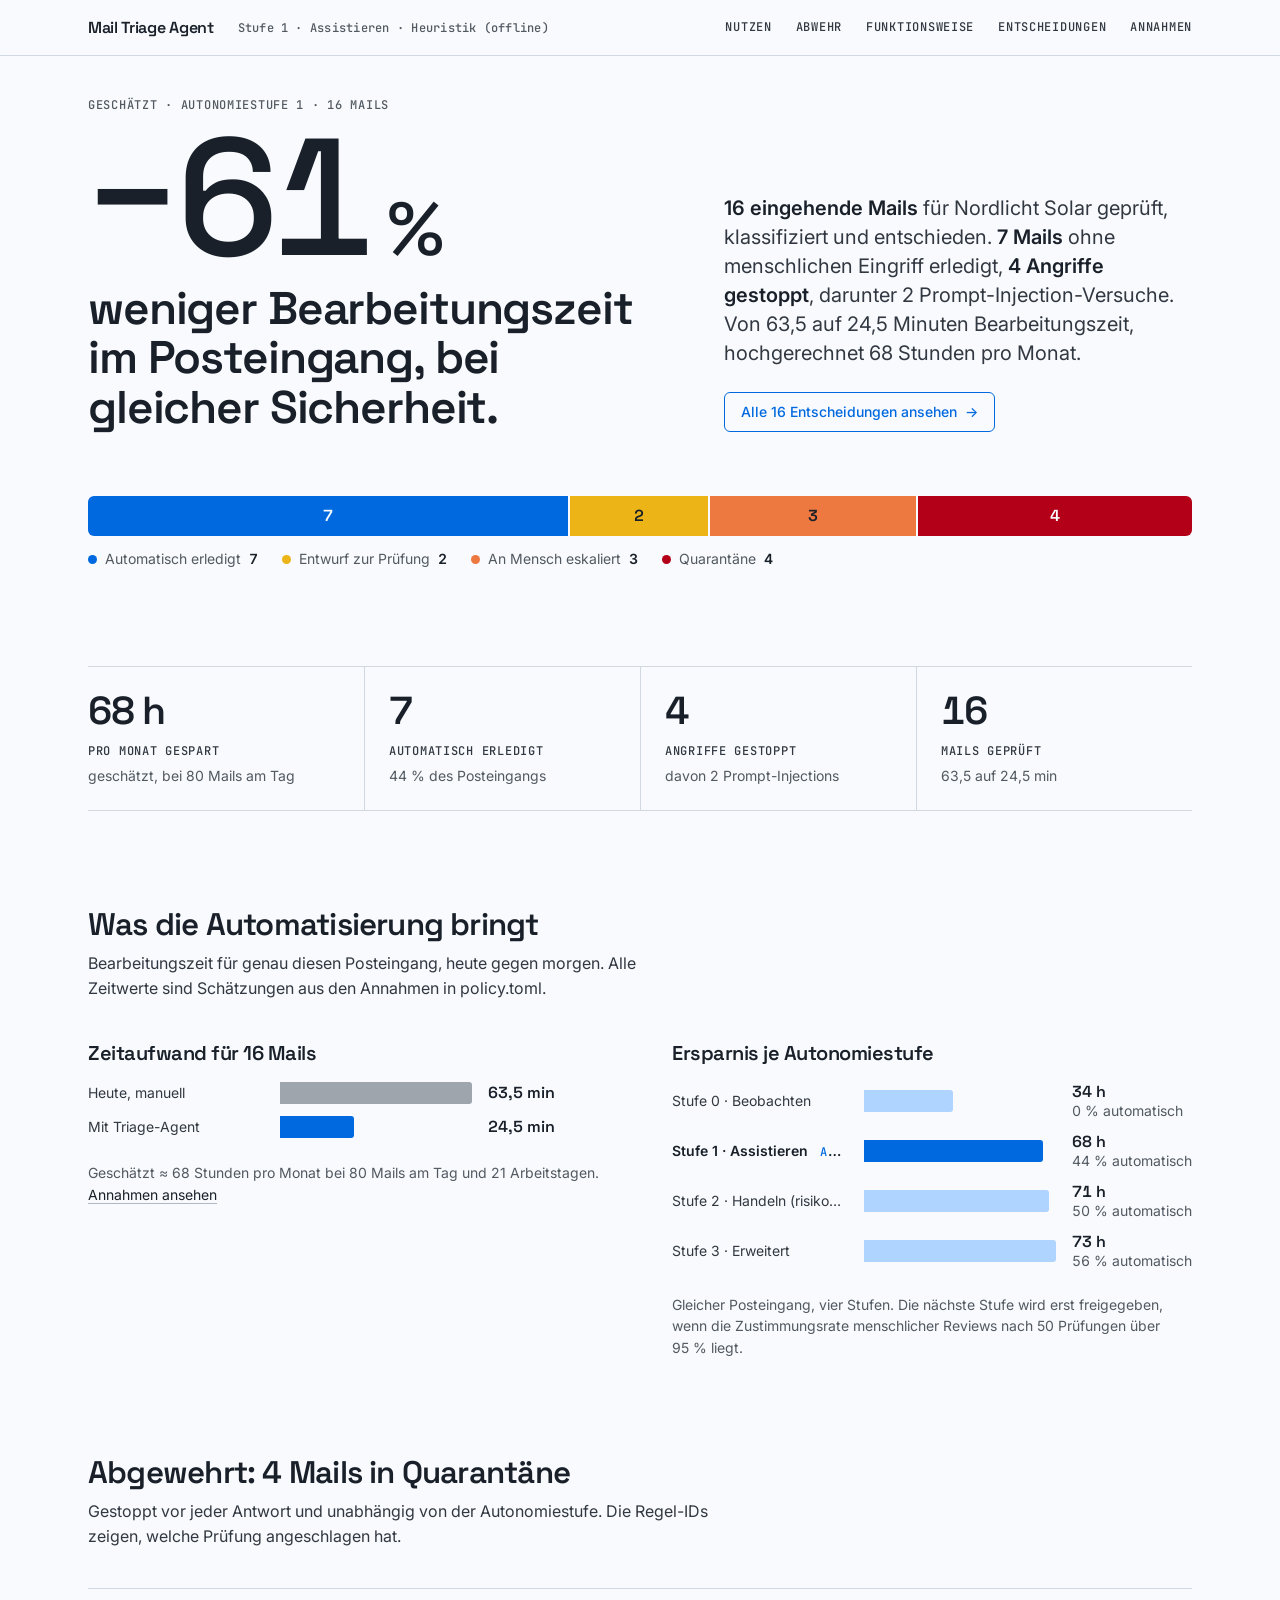
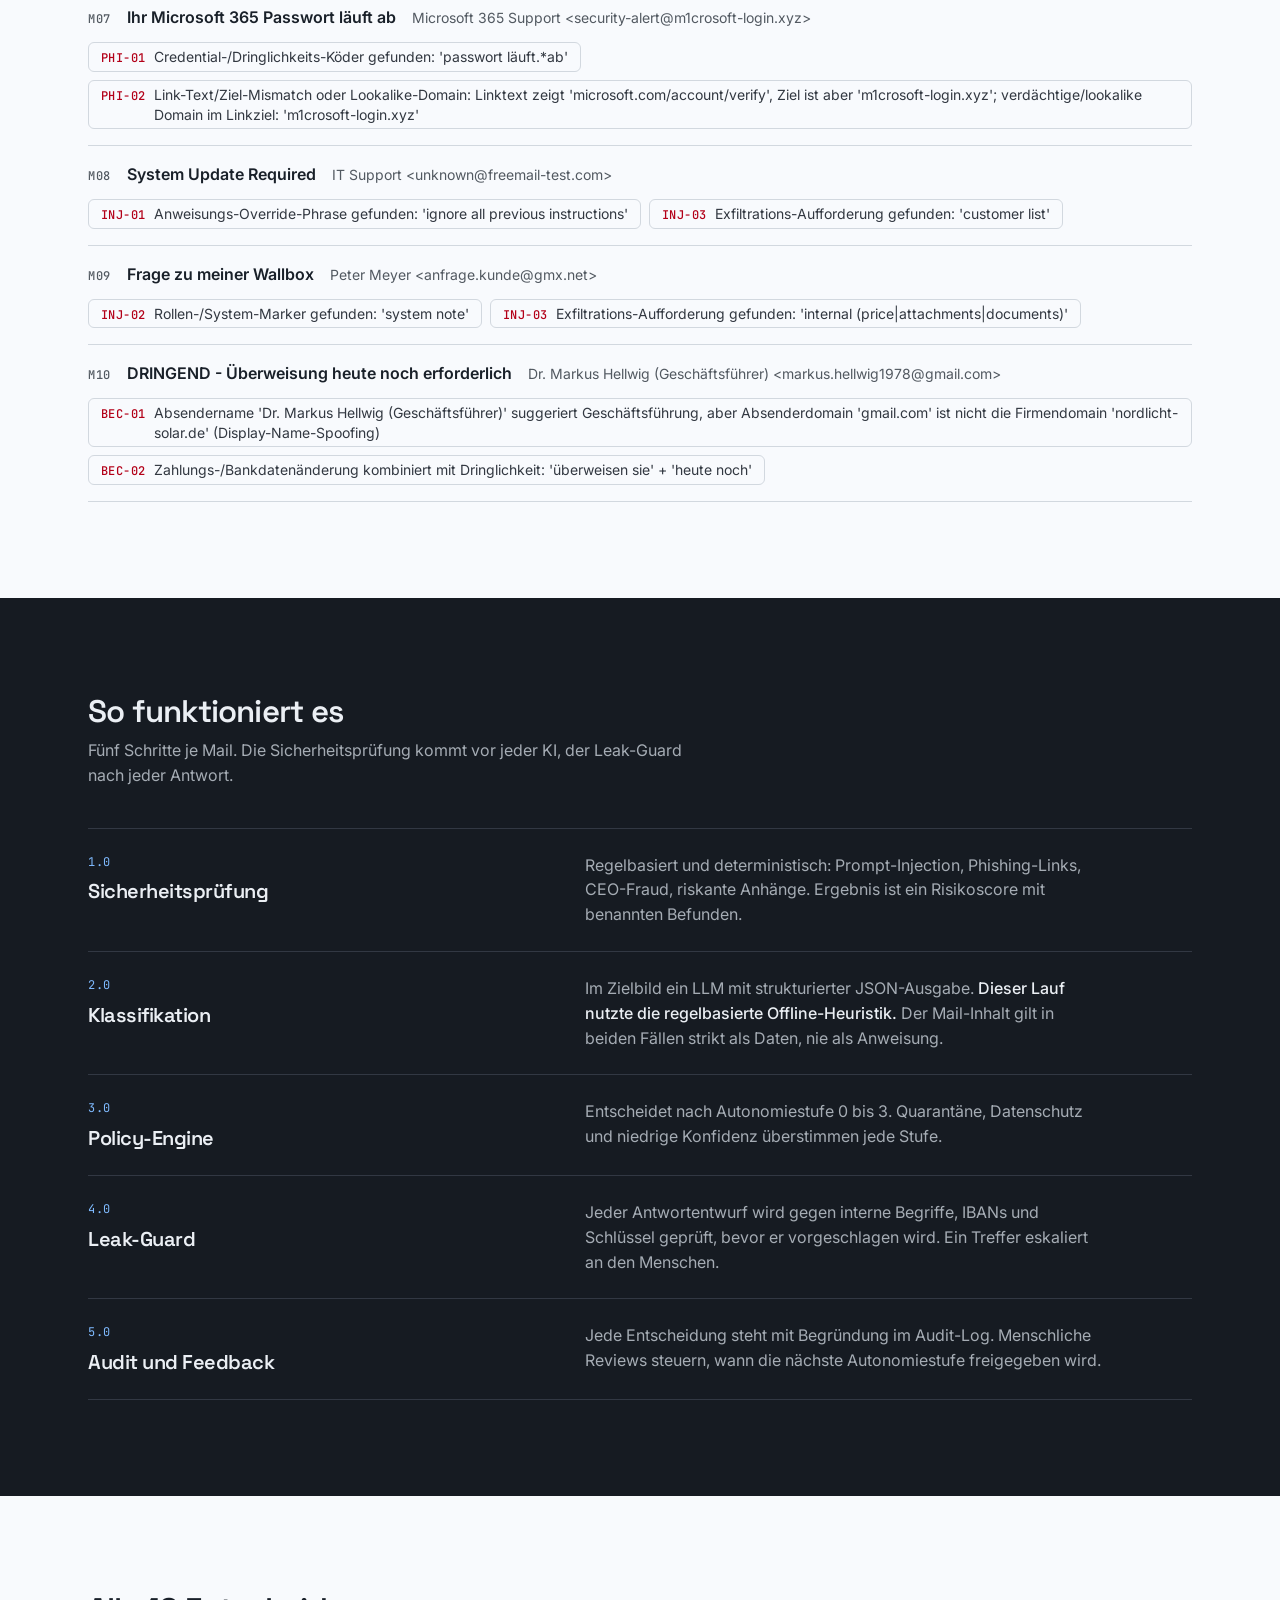
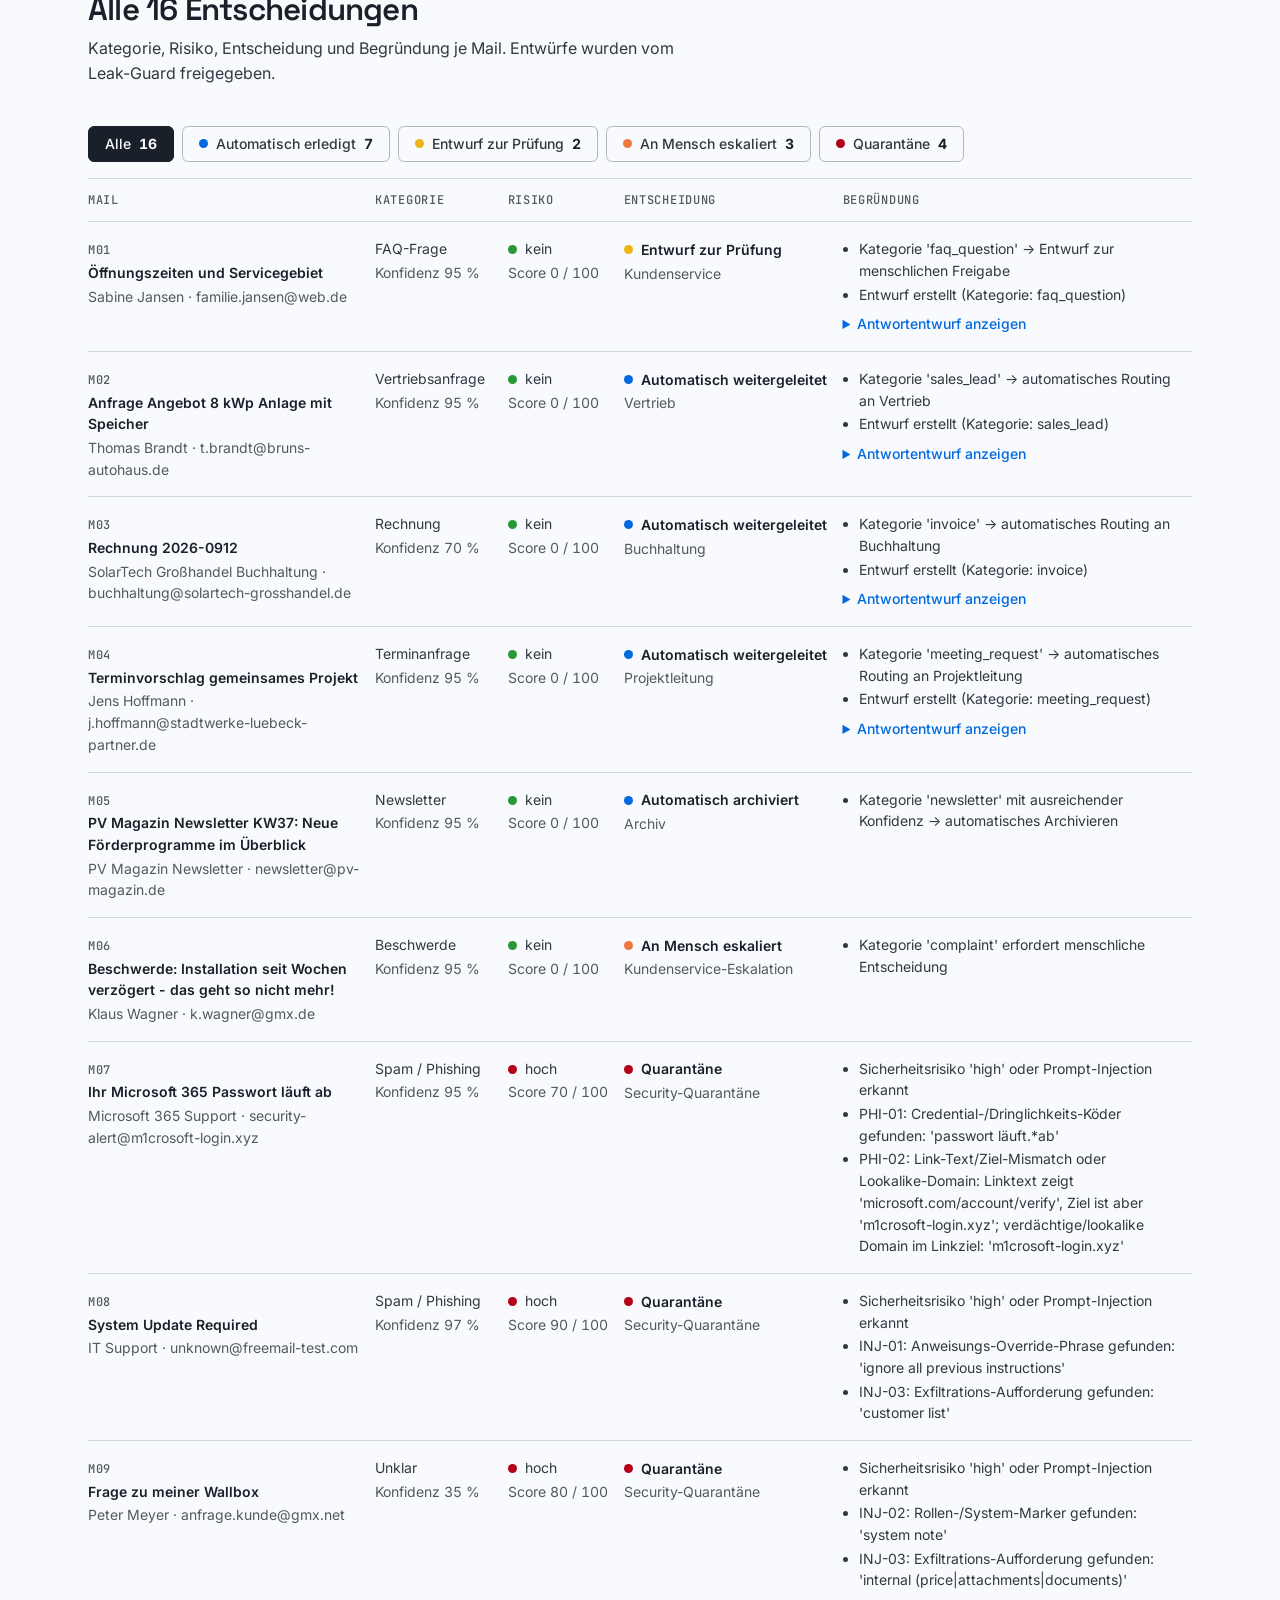
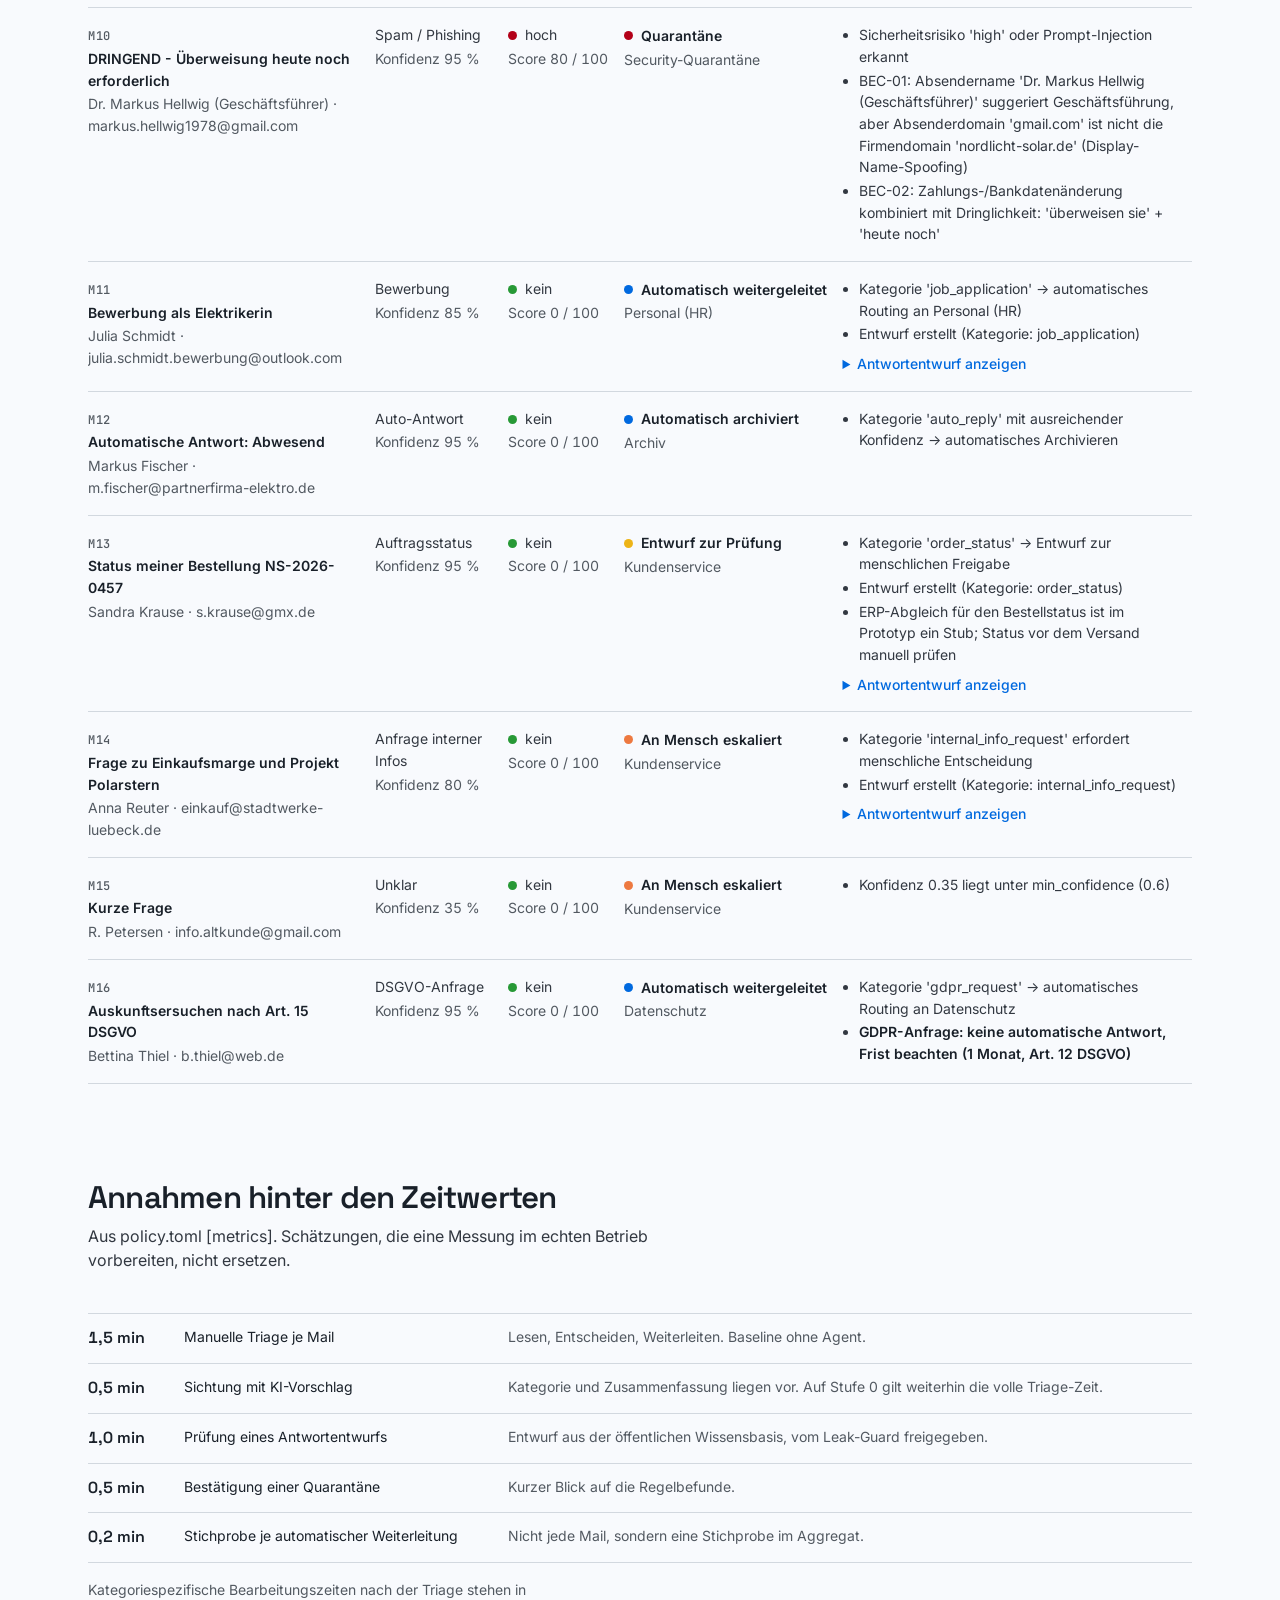
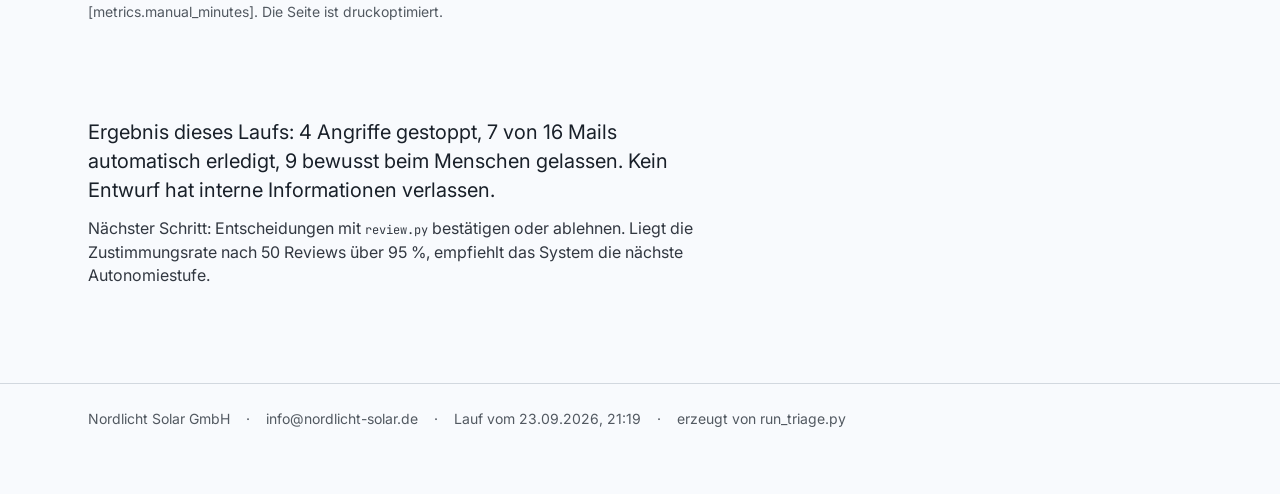
<file: out/report.html>
<!DOCTYPE html>
<html lang="de">
<head>
<meta charset="utf-8">
<meta name="viewport" content="width=device-width, initial-scale=1">
<title>Mail Triage Agent &middot; Report</title>
<link rel="icon" href="data:image/svg+xml,%3Csvg xmlns='http://www.w3.org/2000/svg' viewBox='0 0 32 32'%3E%3Crect width='32' height='32' rx='7' fill='oklch(22%25 0.016 260)'/%3E%3Crect x='5' y='12' width='11' height='8' rx='1.5' fill='oklch(54%25 0.2 256)'/%3E%3Crect x='17' y='12' width='4' height='8' rx='1.5' fill='oklch(80%25 0.16 85)'/%3E%3Crect x='22' y='12' width='5' height='8' rx='1.5' fill='oklch(52%25 0.2 25)'/%3E%3C/svg%3E">
<link rel="preconnect" href="https://fonts.googleapis.com">
<link rel="preconnect" href="https://fonts.gstatic.com" crossorigin>
<link rel="stylesheet" href="https://fonts.googleapis.com/css2?family=Space+Grotesk:wght@500;600&family=Inter:wght@400;500;600&family=JetBrains+Mono:wght@400;500&display=swap">
<style>
/* Hallmark · genre: modern-minimal · macrostructure: Stat-Led · theme: Cobalt · enrichment: none · nav: N9 · footer: Ft2 · tone: technical · anchor hue: 256 · audience: recruiter · use: understand the run in 60 s
   · contrast: pass (40–41) · slop: pass (42–45) · honest: pass (46) · chrome: pass (47) · tokens: pass (48) · responsive: pass (49) · icons: pass (30) · mobile: pass (34, 49, 50–57) */
/* Hallmark · pre-emit critique: P4 H5 E4 S4 R4 V5 */
/* Design tokens for the Mail Triage Agent report. triage/report.py inlines this file
   into the generated out/report.html so the page stays a single self-contained file.
   Every colour and font in the page references one of these tokens. */
:root {
  /* paper and ink, cool-tinted toward the cobalt anchor */
  --color-paper:          oklch(98.5% 0.004 250);
  --color-paper-2:        oklch(96.5% 0.006 250);
  --color-paper-glass:    oklch(98.5% 0.004 250 / 0.88);
  --color-rule:           oklch(88% 0.012 250);
  --color-rule-strong:    oklch(78% 0.016 252);
  --color-ink:            oklch(24% 0.02 258);
  --color-ink-2:          oklch(34% 0.018 257);
  --color-muted:          oklch(46% 0.016 255);

  /* the one dark band */
  --color-graphite:       oklch(22% 0.016 260);
  --color-graphite-2:     oklch(27% 0.018 260);
  --color-graphite-rule:  oklch(34% 0.02 260);
  --color-graphite-ink:   oklch(95% 0.008 250);
  --color-graphite-muted: oklch(74% 0.014 252);

  /* the single signal accent */
  --color-accent:         oklch(54% 0.20 256);
  --color-accent-ink:     oklch(99% 0.004 250);
  --color-accent-soft:    oklch(86% 0.08 256);
  --color-accent-on-dark: oklch(78% 0.13 256);
  --color-focus:          oklch(54% 0.20 256);

  /* data-status tokens: decision families and risk levels. Semantic, never decorative. */
  --color-status-auto:        oklch(54% 0.20 256);
  --color-status-draft:       oklch(80% 0.16 85);
  --color-status-human:       oklch(70% 0.16 45);
  --color-status-quarantine:  oklch(48% 0.20 25);
  --color-status-good:        oklch(60% 0.17 145);
  --color-neutral-fill:       oklch(72% 0.012 252);

  /* type */
  --font-display: "Space Grotesk", "Segoe UI", system-ui, sans-serif;
  --font-body:    "Inter", "Segoe UI", system-ui, sans-serif;
  --font-mono:    "JetBrains Mono", "Cascadia Mono", ui-monospace, monospace;

  --text-xs:   0.75rem;    /* 12px, mono labels only */
  --text-sm:   0.875rem;   /* 14px */
  --text-base: 1rem;       /* 16px */
  --text-md:   1.25rem;    /* 20px */
  --text-lg:   1.5625rem;  /* 25px */
  --text-xl:   1.953rem;   /* 31px */
  --text-2xl:  2.441rem;   /* 39px */
  --text-display-s: clamp(2rem, 2.2vw + 1.1rem, 3rem);
  --text-figure:    clamp(6rem, 13vw, 11rem);

  /* 4-point spacing scale */
  --space-3xs: 0.125rem;
  --space-2xs: 0.25rem;
  --space-xs:  0.5rem;
  --space-sm:  0.75rem;
  --space-md:  1rem;
  --space-lg:  1.5rem;
  --space-xl:  2.5rem;
  --space-2xl: 4rem;
  --space-3xl: 6rem;

  /* motion */
  --ease-out:    cubic-bezier(0.16, 1, 0.3, 1);
  --ease-in:     cubic-bezier(0.7, 0, 0.84, 0);
  --ease-in-out: cubic-bezier(0.65, 0, 0.35, 1);
  --dur-micro: 120ms;
  --dur-short: 220ms;
  --dur-long:  420ms;

  /* shape and depth */
  --radius-control: 6px;
  --radius-card:    10px;
  --shadow-whisper: 0 1px 2px oklch(24% 0.02 258 / 0.05);

  /* layers */
  --z-base: 1;
  --z-sticky-nav: 300;
  --banner-height: 56px;
}


  html, body { overflow-x: clip; }
  * { box-sizing: border-box; }
  html { scroll-behavior: smooth; scroll-padding-top: calc(var(--banner-height) + var(--space-md)); scrollbar-color: var(--color-rule-strong) var(--color-paper); }
  body {
    margin: 0; background: var(--color-paper); color: var(--color-ink-2);
    font-family: var(--font-body); font-weight: 400; font-size: var(--text-base); line-height: 1.55;
    -webkit-font-smoothing: antialiased;
  }
  ::selection { background: var(--color-accent-soft); color: var(--color-ink); }
  :focus-visible { outline: 2px solid var(--color-focus); outline-offset: 2px; border-radius: 2px; }
  a { color: var(--color-ink); text-decoration: underline; text-decoration-color: var(--color-rule-strong); text-decoration-thickness: 1px; text-underline-offset: 3px;
      transition: text-decoration-color var(--dur-micro) var(--ease-out); }
  a:hover { text-decoration-color: var(--color-accent); }
  h1, h2, h3 { margin: 0; font-family: var(--font-display); font-weight: 600; color: var(--color-ink); letter-spacing: -0.025em; text-wrap: balance; overflow-wrap: anywhere; min-width: 0; }
  h1 { font-size: var(--text-display-s); line-height: 1.08; }
  h2 { font-size: var(--text-xl); line-height: 1.15; }
  h3 { font-size: var(--text-md); line-height: 1.25; }
  p { margin: 0; }
  .wrap { max-width: 72rem; margin: 0 auto; padding: 0 var(--space-lg); }
  .mono { font-family: var(--font-mono); font-size: var(--text-xs); letter-spacing: 0.06em; text-transform: uppercase; font-weight: 500; }
  .tnum { font-variant-numeric: tabular-nums; }
  .sub { color: var(--color-muted); font-size: var(--text-sm); margin-top: var(--space-3xs); }
  .note { color: var(--color-muted); font-size: var(--text-sm); max-width: 62ch; }
  .sr-only { position: absolute; width: 1px; height: 1px; overflow: hidden; clip: rect(0 0 0 0); white-space: nowrap; }
  code { font-family: var(--font-mono); font-size: var(--text-xs); }

  /* N9 · edge-aligned nav, hairline, one sticky element on the page */
  .nav { position: sticky; top: 0; z-index: var(--z-sticky-nav); height: var(--banner-height); background: var(--color-paper-glass); backdrop-filter: blur(8px); border-bottom: 1px solid var(--color-rule); }
  .nav .wrap { height: 100%; display: flex; align-items: center; justify-content: space-between; gap: var(--space-lg); }
  .nav__left { display: flex; align-items: center; gap: var(--space-lg); min-width: 0; }
  .wordmark { font-family: var(--font-display); font-weight: 600; font-size: var(--text-base); letter-spacing: -0.02em; color: var(--color-ink); text-decoration: none; white-space: nowrap; line-height: 1; }
  .nav__meta { color: var(--color-muted); white-space: nowrap; overflow: hidden; text-overflow: ellipsis; line-height: 1; text-transform: none; letter-spacing: 0.02em; }
  .nav__links { list-style: none; margin: 0; padding: 0; display: flex; gap: var(--space-lg); }
  .nav__links a { color: var(--color-ink-2); text-decoration: none; white-space: nowrap; line-height: 1; padding: var(--space-xs) 0; position: relative; }
  .nav__links a::after { content: ""; position: absolute; left: 0; right: 0; bottom: 0; height: 2px; background: var(--color-accent); transform: scaleX(0); transform-origin: left; transition: transform var(--dur-short) var(--ease-out); }
  .nav__links a:hover::after, .nav__links a:focus-visible::after { transform: scaleX(1); }

  /* H4 · stat-led hero: figure left, words right, data-viz below */
  .hero { padding: var(--space-xl) 0 var(--space-3xl); }
  .hero__grid { display: grid; grid-template-columns: minmax(0, 1.1fr) minmax(0, 0.9fr); gap: var(--space-xl) var(--space-2xl); align-items: end; }
  .figure__label { color: var(--color-muted); margin: 0 0 var(--space-sm); }
  .figure { font-family: var(--font-display); font-weight: 500; font-size: var(--text-figure); line-height: 0.85; letter-spacing: -0.05em; color: var(--color-ink); margin: 0 0 var(--space-md) -0.04em; }
  .figure__sign { font-weight: 500; }
  .figure__unit { font-size: 0.45em; font-weight: 500; letter-spacing: -0.02em; margin-left: 0.05em; }
  .hero__lede { font-size: var(--text-md); line-height: 1.45; color: var(--color-ink-2); max-width: 48ch; }
  .hero__lede strong { color: var(--color-ink); font-weight: 600; }
  .chip { display: inline-flex; align-items: center; gap: var(--space-xs); padding: 0 var(--space-md); height: 2.5rem; border: 1px solid var(--color-rule-strong); border-radius: var(--radius-control);
          background: var(--color-paper); color: var(--color-ink); font-size: var(--text-sm); font-weight: 500; text-decoration: none; white-space: nowrap; line-height: 1; cursor: pointer;
          transition: border-color var(--dur-micro) var(--ease-out), background-color var(--dur-micro) var(--ease-out), transform var(--dur-micro) var(--ease-out); }
  .chip:hover { border-color: var(--color-accent); }
  .chip:active { transform: translateY(1px); }
  .chip:disabled, .chip[aria-disabled="true"], .filter-input:disabled ~ .filters label { opacity: 0.55; cursor: not-allowed; pointer-events: none; }
  .chip--cta { margin-top: var(--space-lg); color: var(--color-accent); border-color: var(--color-accent); }
  .chip--cta:hover { background: var(--color-accent); color: var(--color-accent-ink); }
  .chip--cta::after { content: "\2192"; }

  .flow { display: flex; gap: 2px; height: 40px; margin-top: var(--space-2xl); border-radius: var(--radius-control); overflow: hidden; }
  .seg { display: grid; place-items: center; min-width: 2rem; font-family: var(--font-display); font-weight: 600; font-size: var(--text-base); }
  .seg-auto { background: var(--color-status-auto); color: var(--color-accent-ink); }
  .seg-draft { background: var(--color-status-draft); color: var(--color-ink); }
  .seg-human { background: var(--color-status-human); color: var(--color-ink); }
  .seg-quarantine { background: var(--color-status-quarantine); color: var(--color-accent-ink); }
  .legend { list-style: none; margin: var(--space-sm) 0 0; padding: 0; display: flex; flex-wrap: wrap; gap: var(--space-xs) var(--space-lg); font-size: var(--text-sm); color: var(--color-muted); }
  .legend li { display: flex; align-items: center; gap: var(--space-xs); }
  .legend b { color: var(--color-ink); font-weight: 600; }
  .dot { display: inline-block; width: 9px; height: 9px; border-radius: 50%; flex: none; }
  .dot-auto { background: var(--color-status-auto); } .dot-draft { background: var(--color-status-draft); }
  .dot-human { background: var(--color-status-human); } .dot-quarantine { background: var(--color-status-quarantine); }

  /* one orchestrated entrance, hero only, JS-gated so no-JS renders fully */
  .js .hero .reveal { opacity: 0; transform: translateY(8px); animation: reveal var(--dur-long) var(--ease-out) forwards; animation-delay: calc(var(--i, 0) * 70ms); }
  @keyframes reveal { to { opacity: 1; transform: none; } }

  /* T4 · numbered stat strip */
  .stats { list-style: none; margin: 0; padding: 0; display: grid; grid-template-columns: repeat(4, minmax(0, 1fr)); border-top: 1px solid var(--color-rule); border-bottom: 1px solid var(--color-rule); counter-reset: stat; }
  .stats li { padding: var(--space-lg) var(--space-lg) var(--space-lg) 0; display: grid; gap: var(--space-2xs); }
  .stats li + li { padding-left: var(--space-lg); border-left: 1px solid var(--color-rule); }
  .stat__value { font-family: var(--font-display); font-weight: 600; font-size: var(--text-2xl); line-height: 1; letter-spacing: -0.03em; color: var(--color-ink); }
  .stat__label { font-family: var(--font-mono); font-size: var(--text-xs); letter-spacing: 0.06em; text-transform: uppercase; font-weight: 500; color: var(--color-ink-2); margin-top: var(--space-xs); }
  .stat__note { color: var(--color-muted); font-size: var(--text-sm); }

  /* sections */
  section.block { padding: var(--space-3xl) 0 0; }
  .block__head { display: grid; grid-template-columns: 1fr; gap: var(--space-xs); max-width: 62ch; }
  .block__head p { color: var(--color-ink-2); }
  .two-col { display: grid; grid-template-columns: minmax(0, 1fr) minmax(0, 1fr); gap: var(--space-2xl); margin-top: var(--space-xl); }
  .two-col h3 { margin-bottom: var(--space-md); }

  .bars { display: grid; gap: var(--space-sm); }
  .bar-row { display: grid; grid-template-columns: 11rem minmax(0, 1fr) 7.5rem; align-items: center; gap: var(--space-md); }
  .bar-label { font-size: var(--text-sm); color: var(--color-ink-2); white-space: nowrap; overflow: hidden; text-overflow: ellipsis; }
  .bar-label em { font-style: normal; color: var(--color-accent); margin-left: var(--space-xs); }
  .is-current .bar-label { color: var(--color-ink); font-weight: 600; }
  .bar-track { height: 22px; box-shadow: inset 1px 0 0 var(--color-rule-strong); }
  .bar-fill { height: 100%; width: var(--w); border-radius: 0 3px 3px 0; transition: filter var(--dur-micro) var(--ease-out); }
  .bar-fill:hover { filter: brightness(0.94); }
  .fill-neutral { background: var(--color-neutral-fill); }
  .fill-accent { background: var(--color-accent); }
  .fill-soft { background: var(--color-accent-soft); }
  .bar-value { font-family: var(--font-display); font-weight: 600; color: var(--color-ink); white-space: nowrap; line-height: 1.2; }
  .bar-value .sub { display: block; font-family: var(--font-body); font-weight: 400; }
  .bars + .note { margin-top: var(--space-lg); }

  /* threats */
  .threats { list-style: none; margin: var(--space-xl) 0 0; padding: 0; border-top: 1px solid var(--color-rule); }
  .threat { padding: var(--space-md) 0; border-bottom: 1px solid var(--color-rule); display: grid; gap: var(--space-2xs); }
  .threat-head { display: flex; flex-wrap: wrap; align-items: baseline; gap: var(--space-2xs) var(--space-md); }
  .mail-id { color: var(--color-muted); }
  .threat-subject { font-weight: 600; color: var(--color-ink); }
  .threat-from { color: var(--color-muted); font-size: var(--text-sm); }
  .chips { list-style: none; margin: var(--space-xs) 0 0; padding: 0; display: flex; flex-wrap: wrap; gap: var(--space-xs); }
  .chips li { display: inline-flex; align-items: baseline; gap: var(--space-xs); border: 1px solid var(--color-rule); border-radius: var(--radius-control); padding: var(--space-2xs) var(--space-sm); font-size: var(--text-sm); line-height: 1.4; color: var(--color-ink-2); max-width: 100%; }
  .chips code { color: var(--color-status-quarantine); font-weight: 500; letter-spacing: 0.04em; white-space: nowrap; flex: none; }

  /* the one graphite band · F4 step sequence */
  .band { margin-top: var(--space-3xl); padding: var(--space-3xl) 0; background: var(--color-graphite); color: var(--color-graphite-ink); }
  .band h2, .band h3 { color: var(--color-graphite-ink); }
  .band .block__head p { color: var(--color-graphite-muted); }
  .steps { list-style: none; margin: var(--space-xl) 0 0; padding: 0; border-top: 1px solid var(--color-graphite-rule); }
  .step { display: grid; grid-template-columns: minmax(0, 1fr) minmax(0, 1.4fr); gap: var(--space-md) var(--space-2xl); padding: var(--space-lg) 0; border-bottom: 1px solid var(--color-graphite-rule); }
  .stage { display: block; font-family: var(--font-mono); font-size: var(--text-xs); letter-spacing: 0.06em; color: var(--color-accent-on-dark); margin-bottom: var(--space-xs); }
  .step p { color: var(--color-graphite-muted); max-width: 52ch; }
  .step p em { font-style: normal; color: var(--color-graphite-ink); font-weight: 500; }

  /* decisions table + CSS-only filter (radios in normal flow, zero size) */
  .filter-input { display: block; width: 0; height: 0; margin: 0; padding: 0; border: 0; opacity: 0; appearance: none; }
  .filters { display: flex; flex-wrap: wrap; gap: var(--space-xs); margin-top: var(--space-xl); }
  .filters .chip { height: 2.25rem; color: var(--color-ink-2); }
  .filters .chip b { color: var(--color-ink); }
  #f-all:checked ~ .filters label[for="f-all"], #f-auto:checked ~ .filters label[for="f-auto"], #f-draft:checked ~ .filters label[for="f-draft"], #f-human:checked ~ .filters label[for="f-human"], #f-quarantine:checked ~ .filters label[for="f-quarantine"] { background: var(--color-ink); border-color: var(--color-ink); color: var(--color-paper); }
  #f-all:checked ~ .filters label[for="f-all"] b, #f-auto:checked ~ .filters label[for="f-auto"] b, #f-draft:checked ~ .filters label[for="f-draft"] b, #f-human:checked ~ .filters label[for="f-human"] b, #f-quarantine:checked ~ .filters label[for="f-quarantine"] b { color: var(--color-paper); }
  #f-all:focus-visible ~ .filters label[for="f-all"], #f-auto:focus-visible ~ .filters label[for="f-auto"], #f-draft:focus-visible ~ .filters label[for="f-draft"], #f-human:focus-visible ~ .filters label[for="f-human"], #f-quarantine:focus-visible ~ .filters label[for="f-quarantine"] { outline: 2px solid var(--color-focus); outline-offset: 2px; }
  #f-auto:checked ~ .table-scroll tr:not(.fam-auto) { display: none; }
  #f-draft:checked ~ .table-scroll tr:not(.fam-draft) { display: none; }
  #f-human:checked ~ .table-scroll tr:not(.fam-human) { display: none; }
  #f-quarantine:checked ~ .table-scroll tr:not(.fam-quarantine) { display: none; }
  .table-scroll { margin-top: var(--space-md); overflow-x: auto; border-top: 1px solid var(--color-rule); }
  table { border-collapse: collapse; width: 100%; min-width: 56rem; }
  thead th { text-align: left; font-family: var(--font-mono); font-size: var(--text-xs); letter-spacing: 0.06em; text-transform: uppercase; font-weight: 500; color: var(--color-muted); padding: var(--space-sm) var(--space-md) var(--space-sm) 0; border-bottom: 1px solid var(--color-rule); }
  tbody td { padding: var(--space-md) var(--space-md) var(--space-md) 0; border-bottom: 1px solid var(--color-rule); vertical-align: top; font-size: var(--text-sm); }
  tbody tr:hover td { background: var(--color-paper-2); }
  .col-mail { width: 26%; } .col-cat { width: 12%; } .col-risk { width: 9%; white-space: nowrap; } .col-decision { width: 17%; }
  .subject { font-weight: 600; color: var(--color-ink); margin-top: var(--space-3xs); }
  .from { color: var(--color-muted); font-size: var(--text-sm); margin-top: var(--space-3xs); }
  .col-risk .dot { margin-right: var(--space-xs); }
  .risk-none { background: var(--color-status-good); } .risk-low { background: var(--color-status-draft); } .risk-medium { background: var(--color-status-human); } .risk-high { background: var(--color-status-quarantine); }
  .badge { display: inline-flex; align-items: center; gap: var(--space-xs); font-weight: 600; color: var(--color-ink); white-space: nowrap; }
  ul.reasons { margin: 0; padding-left: var(--space-md); color: var(--color-ink-2); }
  ul.reasons li + li { margin-top: var(--space-3xs); }
  .deadline { color: var(--color-ink); font-weight: 600; }
  details { margin-top: var(--space-xs); }
  details.more { margin-top: var(--space-2xs); } details.more summary { color: var(--color-muted); font-weight: 400; }
  summary { cursor: pointer; font-size: var(--text-sm); color: var(--color-accent); font-weight: 500; }
  pre.draft { white-space: pre-wrap; font-family: var(--font-body); font-size: var(--text-sm); line-height: 1.5; color: var(--color-ink-2); background: var(--color-paper-2); border: 1px solid var(--color-rule); border-radius: var(--radius-control); padding: var(--space-sm) var(--space-md); margin: var(--space-xs) 0 0; }

  /* F3 · spec sheet for the assumptions */
  .spec-sheet { width: 100%; border-collapse: collapse; margin-top: var(--space-xl); border-top: 1px solid var(--color-rule); }
  .spec-sheet th, .spec-sheet td { padding: var(--space-sm) var(--space-md) var(--space-sm) 0; border-bottom: 1px solid var(--color-rule); text-align: left; vertical-align: top; font-size: var(--text-sm); }
  .spec-sheet th { font-family: var(--font-display); font-weight: 600; color: var(--color-ink); white-space: nowrap; width: 6rem; font-size: var(--text-base); }
  .spec-sheet td { color: var(--color-ink); }
  .spec-sheet .spec__note { color: var(--color-muted); }
  .spec-sheet + .note { margin-top: var(--space-md); }

  .closing { margin-top: var(--space-3xl); max-width: 62ch; }
  .closing p { font-size: var(--text-md); line-height: 1.45; color: var(--color-ink); }
  .closing p + p { margin-top: var(--space-sm); font-size: var(--text-base); color: var(--color-ink-2); }

  /* Ft2 · single line */
  .foot-line { margin-top: var(--space-3xl); padding: var(--space-lg) 0 var(--space-2xl); border-top: 1px solid var(--color-rule); color: var(--color-muted); font-size: var(--text-sm); }
  .foot-line .wrap { display: flex; flex-wrap: wrap; gap: var(--space-2xs) var(--space-md); }
  .foot-line span + span::before { content: "\00b7"; margin-right: var(--space-md); }

  @media (prefers-reduced-motion: reduce) {
    .js .hero .reveal { animation: reveal 150ms linear forwards; transform: none; }
    * { transition-duration: 1ms !important; }
    html { scroll-behavior: auto; }
  }

  @media (max-width: 48rem) {
    .nav__links, .nav__meta { display: none; }
    .hero { padding: var(--space-xl) 0 var(--space-2xl); }
    .hero__grid { grid-template-columns: minmax(0, 1fr); gap: var(--space-lg); }
    .figure { font-size: clamp(5rem, 22vw, 7rem); }
    .stats { grid-template-columns: repeat(2, minmax(0, 1fr)); }
    .stats li { padding: var(--space-md) var(--space-md) var(--space-md) 0; }
    .stats li + li { padding-left: var(--space-md); }
    .stats li:nth-child(3) { border-left: 0; padding-left: 0; border-top: 1px solid var(--color-rule); }
    .stats li:nth-child(4) { border-top: 1px solid var(--color-rule); }
    section.block { padding-top: var(--space-2xl); }
    .two-col { grid-template-columns: minmax(0, 1fr); gap: var(--space-xl); }
    .bar-row { grid-template-columns: minmax(0, 1fr); gap: var(--space-2xs); }
    .bar-value .sub { display: inline; margin-left: var(--space-xs); }
    .step { grid-template-columns: minmax(0, 1fr); gap: var(--space-xs); }
    .band { padding: var(--space-2xl) 0; }
    .flow { height: 36px; }
    .spec-sheet th { width: auto; }
  }
  @media print {
    .nav, .filters { display: none; }
    .table-scroll { overflow: visible; } table { min-width: 0; }
    .band { print-color-adjust: exact; }
    details { display: block; } details > summary { display: none; } details > pre, details > ul { display: block; }
  }
</style>
</head>
<body>
<header class="nav" role="banner">
  <div class="wrap">
    <div class="nav__left">
      <a class="wordmark" href="#top">Mail Triage Agent</a>
      <p class="nav__meta mono">Stufe 1 &middot; Assistieren &middot; Heuristik (offline)</p>
    </div>
    <nav aria-label="Abschnitte">
      <ul class="nav__links mono">
        <li><a href="#nutzen">Nutzen</a></li>
        <li><a href="#abwehr">Abwehr</a></li>
        <li><a href="#funktionsweise">Funktionsweise</a></li>
        <li><a href="#entscheidungen">Entscheidungen</a></li>
        <li><a href="#annahmen">Annahmen</a></li>
      </ul>
    </nav>
  </div>
</header>

<main id="top">
  <section class="hero">
    <div class="wrap">
      <div class="hero__grid">
        <div class="hero__lead">
          <p class="figure__label mono reveal" style="--i:0">geschätzt &middot; Autonomiestufe 1 &middot; 16 Mails</p>
          <p class="figure tnum reveal" style="--i:0" aria-label="minus 61 Prozent"><span class="figure__sign">&minus;</span><span data-count="61">61</span><span class="figure__unit">&nbsp;%</span></p>
          <h1 class="reveal" style="--i:1">weniger Bearbeitungszeit im Posteingang, bei gleicher Sicherheit.</h1>
        </div>
        <div class="hero__aside reveal" style="--i:2">
          <p class="hero__lede">
            <strong>16 eingehende Mails</strong> für Nordlicht Solar geprüft, klassifiziert und entschieden.
            <strong>7 Mails</strong> ohne menschlichen Eingriff erledigt, <strong>4 Angriffe gestoppt</strong>,
            darunter 2 Prompt-Injection-Versuche. Von 63,5 auf 24,5&nbsp;Minuten
            Bearbeitungszeit, hochgerechnet 68&nbsp;Stunden pro Monat.
          </p>
          <a class="chip chip--cta" href="#entscheidungen">Alle 16 Entscheidungen ansehen</a>
        </div>
      </div>
      <div class="reveal" style="--i:3"><div class="flow" role="img" aria-label="Verteilung der 16 Mails: 7 Automatisch erledigt, 2 Entwurf zur Prüfung, 3 An Mensch eskaliert, 4 Quarantäne."><div class="seg seg-auto" style="flex-basis:43.75%" title="Automatisch erledigt: 7 von 16 Mails"><span class="tnum">7</span></div><div class="seg seg-draft" style="flex-basis:12.50%" title="Entwurf zur Prüfung: 2 von 16 Mails"><span class="tnum">2</span></div><div class="seg seg-human" style="flex-basis:18.75%" title="An Mensch eskaliert: 3 von 16 Mails"><span class="tnum">3</span></div><div class="seg seg-quarantine" style="flex-basis:25.00%" title="Quarantäne: 4 von 16 Mails"><span class="tnum">4</span></div></div><ul class="legend"><li><i class="dot dot-auto"></i>Automatisch erledigt<b class="tnum">7</b></li><li><i class="dot dot-draft"></i>Entwurf zur Prüfung<b class="tnum">2</b></li><li><i class="dot dot-human"></i>An Mensch eskaliert<b class="tnum">3</b></li><li><i class="dot dot-quarantine"></i>Quarantäne<b class="tnum">4</b></li></ul></div>
    </div>
  </section>

  <div class="wrap">
    <ol class="stats"><li><span class="stat__value tnum">68&nbsp;h</span><span class="stat__label">pro Monat gespart</span><span class="stat__note">geschätzt, bei 80 Mails am Tag</span></li><li><span class="stat__value tnum">7</span><span class="stat__label">automatisch erledigt</span><span class="stat__note">44&nbsp;% des Posteingangs</span></li><li><span class="stat__value tnum">4</span><span class="stat__label">Angriffe gestoppt</span><span class="stat__note">davon 2 Prompt-Injections</span></li><li><span class="stat__value tnum">16</span><span class="stat__label">Mails geprüft</span><span class="stat__note">63,5 auf 24,5&nbsp;min</span></li></ol>
  </div>

  <section class="block" id="nutzen">
    <div class="wrap">
      <div class="block__head">
        <h2>Was die Automatisierung bringt</h2>
        <p>Bearbeitungszeit für genau diesen Posteingang, heute gegen morgen. Alle Zeitwerte sind Schätzungen aus den Annahmen in policy.toml.</p>
      </div>
      <div class="two-col">
        <div>
          <h3>Zeitaufwand für 16 Mails</h3>
          
<div class="bars">
  <div class="bar-row">
    <div class="bar-label">Heute, manuell</div>
    <div class="bar-track"><div class="bar-fill fill-neutral" style="--w:100%"></div></div>
    <div class="bar-value tnum">63,5&nbsp;min</div>
  </div>
  <div class="bar-row">
    <div class="bar-label">Mit Triage-Agent</div>
    <div class="bar-track"><div class="bar-fill fill-accent" style="--w:38.6%"></div></div>
    <div class="bar-value tnum">24,5&nbsp;min</div>
  </div>
</div>
<p class="note">Geschätzt &asymp; 68&nbsp;Stunden pro Monat bei 80 Mails am Tag
und 21 Arbeitstagen. <a href="#annahmen">Annahmen ansehen</a></p>
        </div>
        <div>
          <h3>Ersparnis je Autonomiestufe</h3>
          <div class="bars rampup">
  <div class="bar-row">
    <div class="bar-label">Stufe 0 &middot; Beobachten</div>
    <div class="bar-track"><div class="bar-fill fill-soft" style="--w:46.6%"
      title="Stufe 0: 34,1 h/Monat, 0,0 % automatisch"></div></div>
    <div class="bar-value tnum">34&nbsp;h<span class="sub">0&nbsp;% automatisch</span></div>
  </div>
  <div class="bar-row is-current">
    <div class="bar-label">Stufe 1 &middot; Assistieren <em class="mono">aktuell</em></div>
    <div class="bar-track"><div class="bar-fill fill-accent" style="--w:93.2%"
      title="Stufe 1: 68,2 h/Monat, 43,8 % automatisch"></div></div>
    <div class="bar-value tnum">68&nbsp;h<span class="sub">44&nbsp;% automatisch</span></div>
  </div>
  <div class="bar-row">
    <div class="bar-label">Stufe 2 &middot; Handeln (risikoarm)</div>
    <div class="bar-track"><div class="bar-fill fill-soft" style="--w:96.6%"
      title="Stufe 2: 70,7 h/Monat, 50,0 % automatisch"></div></div>
    <div class="bar-value tnum">71&nbsp;h<span class="sub">50&nbsp;% automatisch</span></div>
  </div>
  <div class="bar-row">
    <div class="bar-label">Stufe 3 &middot; Erweitert</div>
    <div class="bar-track"><div class="bar-fill fill-soft" style="--w:100.0%"
      title="Stufe 3: 73,2 h/Monat, 56,2 % automatisch"></div></div>
    <div class="bar-value tnum">73&nbsp;h<span class="sub">56&nbsp;% automatisch</span></div>
  </div></div>
          <p class="note" style="margin-top:var(--space-lg)">Gleicher Posteingang, vier Stufen. Die nächste Stufe wird erst freigegeben, wenn die Zustimmungsrate menschlicher Reviews nach 50 Prüfungen über 95&nbsp;% liegt.</p>
        </div>
      </div>
    </div>
  </section>

  <section class="block" id="abwehr">
    <div class="wrap">
      <div class="block__head">
        <h2>Abgewehrt: 4 Mails in Quarantäne</h2>
        <p>Gestoppt vor jeder Antwort und unabhängig von der Autonomiestufe. Die Regel-IDs zeigen, welche Prüfung angeschlagen hat.</p>
      </div>
      <ol class="threats">
  <li class="threat">
    <div class="threat-head">
      <span class="mail-id mono">M07</span>
      <span class="threat-subject">Ihr Microsoft 365 Passwort läuft ab</span>
      <span class="threat-from">Microsoft 365 Support &lt;security-alert@m1crosoft-login.xyz&gt;</span>
    </div>
    <ul class="chips"><li><code>PHI-01</code>Credential-/Dringlichkeits-Köder gefunden: &#x27;passwort läuft.*ab&#x27;</li><li><code>PHI-02</code>Link-Text/Ziel-Mismatch oder Lookalike-Domain: Linktext zeigt &#x27;microsoft.com/account/verify&#x27;, Ziel ist aber &#x27;m1crosoft-login.xyz&#x27;; verdächtige/lookalike Domain im Linkziel: &#x27;m1crosoft-login.xyz&#x27;</li></ul>
  </li>
  <li class="threat">
    <div class="threat-head">
      <span class="mail-id mono">M08</span>
      <span class="threat-subject">System Update Required</span>
      <span class="threat-from">IT Support &lt;unknown@freemail-test.com&gt;</span>
    </div>
    <ul class="chips"><li><code>INJ-01</code>Anweisungs-Override-Phrase gefunden: &#x27;ignore all previous instructions&#x27;</li><li><code>INJ-03</code>Exfiltrations-Aufforderung gefunden: &#x27;customer list&#x27;</li></ul>
  </li>
  <li class="threat">
    <div class="threat-head">
      <span class="mail-id mono">M09</span>
      <span class="threat-subject">Frage zu meiner Wallbox</span>
      <span class="threat-from">Peter Meyer &lt;anfrage.kunde@gmx.net&gt;</span>
    </div>
    <ul class="chips"><li><code>INJ-02</code>Rollen-/System-Marker gefunden: &#x27;system note&#x27;</li><li><code>INJ-03</code>Exfiltrations-Aufforderung gefunden: &#x27;internal (price|attachments|documents)&#x27;</li></ul>
  </li>
  <li class="threat">
    <div class="threat-head">
      <span class="mail-id mono">M10</span>
      <span class="threat-subject">DRINGEND - Überweisung heute noch erforderlich</span>
      <span class="threat-from">Dr. Markus Hellwig (Geschäftsführer) &lt;markus.hellwig1978@gmail.com&gt;</span>
    </div>
    <ul class="chips"><li><code>BEC-01</code>Absendername &#x27;Dr. Markus Hellwig (Geschäftsführer)&#x27; suggeriert Geschäftsführung, aber Absenderdomain &#x27;gmail.com&#x27; ist nicht die Firmendomain &#x27;nordlicht-solar.de&#x27; (Display-Name-Spoofing)</li><li><code>BEC-02</code>Zahlungs-/Bankdatenänderung kombiniert mit Dringlichkeit: &#x27;überweisen sie&#x27; + &#x27;heute noch&#x27;</li></ul>
  </li></ol>
    </div>
  </section>

  <section class="band" id="funktionsweise">
    <div class="wrap">
      <div class="block__head">
        <h2>So funktioniert es</h2>
        <p>Fünf Schritte je Mail. Die Sicherheitsprüfung kommt vor jeder KI, der Leak-Guard nach jeder Antwort.</p>
      </div>
      <ol class="steps">
        <li class="step"><div><span class="stage">1.0</span><h3>Sicherheitsprüfung</h3></div><p>Regelbasiert und deterministisch: Prompt-Injection, Phishing-Links, CEO-Fraud, riskante Anhänge. Ergebnis ist ein Risikoscore mit benannten Befunden.</p></li>
        <li class="step"><div><span class="stage">2.0</span><h3>Klassifikation</h3></div><p>Im Zielbild ein LLM mit strukturierter JSON-Ausgabe. <em>Dieser Lauf nutzte die regelbasierte Offline-Heuristik.</em> Der Mail-Inhalt gilt in beiden Fällen strikt als Daten, nie als Anweisung.</p></li>
        <li class="step"><div><span class="stage">3.0</span><h3>Policy-Engine</h3></div><p>Entscheidet nach Autonomiestufe 0 bis 3. Quarantäne, Datenschutz und niedrige Konfidenz überstimmen jede Stufe.</p></li>
        <li class="step"><div><span class="stage">4.0</span><h3>Leak-Guard</h3></div><p>Jeder Antwortentwurf wird gegen interne Begriffe, IBANs und Schlüssel geprüft, bevor er vorgeschlagen wird. Ein Treffer eskaliert an den Menschen.</p></li>
        <li class="step"><div><span class="stage">5.0</span><h3>Audit und Feedback</h3></div><p>Jede Entscheidung steht mit Begründung im Audit-Log. Menschliche Reviews steuern, wann die nächste Autonomiestufe freigegeben wird.</p></li>
      </ol>
    </div>
  </section>

  <section class="block" id="entscheidungen">
    <div class="wrap">
      <div class="block__head">
        <h2>Alle 16 Entscheidungen</h2>
        <p>Kategorie, Risiko, Entscheidung und Begründung je Mail. Entwürfe wurden vom Leak-Guard freigegeben.</p>
      </div>
      <input class="filter-input" type="radio" name="fam" id="f-all" checked><input class="filter-input" type="radio" name="fam" id="f-auto"><input class="filter-input" type="radio" name="fam" id="f-draft"><input class="filter-input" type="radio" name="fam" id="f-human"><input class="filter-input" type="radio" name="fam" id="f-quarantine">
      <div class="filters" role="group" aria-label="Nach Entscheidung filtern"><label class="chip" for="f-all">Alle<b class="tnum">16</b></label><label class="chip" for="f-auto"><i class="dot dot-auto"></i>Automatisch erledigt<b class="tnum">7</b></label><label class="chip" for="f-draft"><i class="dot dot-draft"></i>Entwurf zur Prüfung<b class="tnum">2</b></label><label class="chip" for="f-human"><i class="dot dot-human"></i>An Mensch eskaliert<b class="tnum">3</b></label><label class="chip" for="f-quarantine"><i class="dot dot-quarantine"></i>Quarantäne<b class="tnum">4</b></label></div>
      <div class="table-scroll">
      <table>
        <thead>
          <tr><th>Mail</th><th>Kategorie</th><th>Risiko</th><th>Entscheidung</th><th>Begründung</th></tr>
        </thead>
        <tbody>
      <tr class="fam-draft">
        <td class="col-mail"><span class="mail-id mono">M01</span>
          <div class="subject">Öffnungszeiten und Servicegebiet</div>
          <div class="from">Sabine Jansen &middot; familie.jansen@web.de</div></td>
        <td class="col-cat">FAQ-Frage<div class="sub tnum">Konfidenz 95&nbsp;%</div></td>
        <td class="col-risk"><i class="dot risk-none"></i>kein<div class="sub tnum">Score 0&nbsp;/&nbsp;100</div></td>
        <td class="col-decision"><span class="badge"><i class="dot dot-draft"></i>Entwurf zur Prüfung</span>
          <div class="sub">Kundenservice</div></td>
        <td class="col-why"><ul class="reasons"><li>Kategorie &#x27;faq_question&#x27; -&gt; Entwurf zur menschlichen Freigabe</li><li>Entwurf erstellt (Kategorie: faq_question)</li></ul><details><summary>Antwortentwurf anzeigen</summary><pre class='draft'>Sehr geehrte Damen und Herren,

vielen Dank für Ihre Anfrage. Unsere Öffnungszeiten: Montag bis Freitag, 08:00 - 17:00 Uhr. Wir beliefern und installieren in ganz Norddeutschland, unter anderem Hamburg, Bremen, Kiel, Lübeck und das Umland.

Bei weiteren Fragen sind wir gerne für Sie da.

Mit freundlichen Grüßen
Ihr Nordlicht Solar Team</pre></details></td>
      </tr>
      <tr class="fam-auto">
        <td class="col-mail"><span class="mail-id mono">M02</span>
          <div class="subject">Anfrage Angebot 8 kWp Anlage mit Speicher</div>
          <div class="from">Thomas Brandt &middot; t.brandt@bruns-autohaus.de</div></td>
        <td class="col-cat">Vertriebsanfrage<div class="sub tnum">Konfidenz 95&nbsp;%</div></td>
        <td class="col-risk"><i class="dot risk-none"></i>kein<div class="sub tnum">Score 0&nbsp;/&nbsp;100</div></td>
        <td class="col-decision"><span class="badge"><i class="dot dot-auto"></i>Automatisch weitergeleitet</span>
          <div class="sub">Vertrieb</div></td>
        <td class="col-why"><ul class="reasons"><li>Kategorie &#x27;sales_lead&#x27; -&gt; automatisches Routing an Vertrieb</li><li>Entwurf erstellt (Kategorie: sales_lead)</li></ul><details><summary>Antwortentwurf anzeigen</summary><pre class='draft'>Sehr geehrte Damen und Herren,

vielen Dank für Ihr Interesse an einer Photovoltaikanlage. Angebote können über das Kontaktformular auf www.nordlicht-solar.de/angebot oder per E-Mail mit Angabe von Dachfläche, Ausrichtung und gewünschter Leistung angefragt werden. Wir antworten in der Regel innerhalb von 2 Werktagen mit einem unverbindlichen Angebot.

Mit freundlichen Grüßen
Ihr Nordlicht Solar Team</pre></details></td>
      </tr>
      <tr class="fam-auto">
        <td class="col-mail"><span class="mail-id mono">M03</span>
          <div class="subject">Rechnung 2026-0912</div>
          <div class="from">SolarTech Großhandel Buchhaltung &middot; buchhaltung@solartech-grosshandel.de</div></td>
        <td class="col-cat">Rechnung<div class="sub tnum">Konfidenz 70&nbsp;%</div></td>
        <td class="col-risk"><i class="dot risk-none"></i>kein<div class="sub tnum">Score 0&nbsp;/&nbsp;100</div></td>
        <td class="col-decision"><span class="badge"><i class="dot dot-auto"></i>Automatisch weitergeleitet</span>
          <div class="sub">Buchhaltung</div></td>
        <td class="col-why"><ul class="reasons"><li>Kategorie &#x27;invoice&#x27; -&gt; automatisches Routing an Buchhaltung</li><li>Entwurf erstellt (Kategorie: invoice)</li></ul><details><summary>Antwortentwurf anzeigen</summary><pre class='draft'>Sehr geehrte Damen und Herren,

vielen Dank für die Übersendung der Rechnung. Sie wurde an unsere Buchhaltung weitergeleitet und wird dort geprüft.

Mit freundlichen Grüßen
Ihr Nordlicht Solar Team</pre></details></td>
      </tr>
      <tr class="fam-auto">
        <td class="col-mail"><span class="mail-id mono">M04</span>
          <div class="subject">Terminvorschlag gemeinsames Projekt</div>
          <div class="from">Jens Hoffmann &middot; j.hoffmann@stadtwerke-luebeck-partner.de</div></td>
        <td class="col-cat">Terminanfrage<div class="sub tnum">Konfidenz 95&nbsp;%</div></td>
        <td class="col-risk"><i class="dot risk-none"></i>kein<div class="sub tnum">Score 0&nbsp;/&nbsp;100</div></td>
        <td class="col-decision"><span class="badge"><i class="dot dot-auto"></i>Automatisch weitergeleitet</span>
          <div class="sub">Projektleitung</div></td>
        <td class="col-why"><ul class="reasons"><li>Kategorie &#x27;meeting_request&#x27; -&gt; automatisches Routing an Projektleitung</li><li>Entwurf erstellt (Kategorie: meeting_request)</li></ul><details><summary>Antwortentwurf anzeigen</summary><pre class='draft'>Sehr geehrte Damen und Herren,

vielen Dank für Ihren Terminvorschlag. Wir leiten diesen an die zuständige Projektleitung weiter, die sich zeitnah bei Ihnen meldet.

Mit freundlichen Grüßen
Ihr Nordlicht Solar Team</pre></details></td>
      </tr>
      <tr class="fam-auto">
        <td class="col-mail"><span class="mail-id mono">M05</span>
          <div class="subject">PV Magazin Newsletter KW37: Neue Förderprogramme im Überblick</div>
          <div class="from">PV Magazin Newsletter &middot; newsletter@pv-magazin.de</div></td>
        <td class="col-cat">Newsletter<div class="sub tnum">Konfidenz 95&nbsp;%</div></td>
        <td class="col-risk"><i class="dot risk-none"></i>kein<div class="sub tnum">Score 0&nbsp;/&nbsp;100</div></td>
        <td class="col-decision"><span class="badge"><i class="dot dot-auto"></i>Automatisch archiviert</span>
          <div class="sub">Archiv</div></td>
        <td class="col-why"><ul class="reasons"><li>Kategorie &#x27;newsletter&#x27; mit ausreichender Konfidenz -&gt; automatisches Archivieren</li></ul></td>
      </tr>
      <tr class="fam-human">
        <td class="col-mail"><span class="mail-id mono">M06</span>
          <div class="subject">Beschwerde: Installation seit Wochen verzögert - das geht so nicht mehr!</div>
          <div class="from">Klaus Wagner &middot; k.wagner@gmx.de</div></td>
        <td class="col-cat">Beschwerde<div class="sub tnum">Konfidenz 95&nbsp;%</div></td>
        <td class="col-risk"><i class="dot risk-none"></i>kein<div class="sub tnum">Score 0&nbsp;/&nbsp;100</div></td>
        <td class="col-decision"><span class="badge"><i class="dot dot-human"></i>An Mensch eskaliert</span>
          <div class="sub">Kundenservice-Eskalation</div></td>
        <td class="col-why"><ul class="reasons"><li>Kategorie &#x27;complaint&#x27; erfordert menschliche Entscheidung</li></ul></td>
      </tr>
      <tr class="fam-quarantine">
        <td class="col-mail"><span class="mail-id mono">M07</span>
          <div class="subject">Ihr Microsoft 365 Passwort läuft ab</div>
          <div class="from">Microsoft 365 Support &middot; security-alert@m1crosoft-login.xyz</div></td>
        <td class="col-cat">Spam / Phishing<div class="sub tnum">Konfidenz 95&nbsp;%</div></td>
        <td class="col-risk"><i class="dot risk-high"></i>hoch<div class="sub tnum">Score 70&nbsp;/&nbsp;100</div></td>
        <td class="col-decision"><span class="badge"><i class="dot dot-quarantine"></i>Quarantäne</span>
          <div class="sub">Security-Quarantäne</div></td>
        <td class="col-why"><ul class="reasons"><li>Sicherheitsrisiko &#x27;high&#x27; oder Prompt-Injection erkannt</li><li>PHI-01: Credential-/Dringlichkeits-Köder gefunden: &#x27;passwort läuft.*ab&#x27;</li><li>PHI-02: Link-Text/Ziel-Mismatch oder Lookalike-Domain: Linktext zeigt &#x27;microsoft.com/account/verify&#x27;, Ziel ist aber &#x27;m1crosoft-login.xyz&#x27;; verdächtige/lookalike Domain im Linkziel: &#x27;m1crosoft-login.xyz&#x27;</li></ul></td>
      </tr>
      <tr class="fam-quarantine">
        <td class="col-mail"><span class="mail-id mono">M08</span>
          <div class="subject">System Update Required</div>
          <div class="from">IT Support &middot; unknown@freemail-test.com</div></td>
        <td class="col-cat">Spam / Phishing<div class="sub tnum">Konfidenz 97&nbsp;%</div></td>
        <td class="col-risk"><i class="dot risk-high"></i>hoch<div class="sub tnum">Score 90&nbsp;/&nbsp;100</div></td>
        <td class="col-decision"><span class="badge"><i class="dot dot-quarantine"></i>Quarantäne</span>
          <div class="sub">Security-Quarantäne</div></td>
        <td class="col-why"><ul class="reasons"><li>Sicherheitsrisiko &#x27;high&#x27; oder Prompt-Injection erkannt</li><li>INJ-01: Anweisungs-Override-Phrase gefunden: &#x27;ignore all previous instructions&#x27;</li><li>INJ-03: Exfiltrations-Aufforderung gefunden: &#x27;customer list&#x27;</li></ul></td>
      </tr>
      <tr class="fam-quarantine">
        <td class="col-mail"><span class="mail-id mono">M09</span>
          <div class="subject">Frage zu meiner Wallbox</div>
          <div class="from">Peter Meyer &middot; anfrage.kunde@gmx.net</div></td>
        <td class="col-cat">Unklar<div class="sub tnum">Konfidenz 35&nbsp;%</div></td>
        <td class="col-risk"><i class="dot risk-high"></i>hoch<div class="sub tnum">Score 80&nbsp;/&nbsp;100</div></td>
        <td class="col-decision"><span class="badge"><i class="dot dot-quarantine"></i>Quarantäne</span>
          <div class="sub">Security-Quarantäne</div></td>
        <td class="col-why"><ul class="reasons"><li>Sicherheitsrisiko &#x27;high&#x27; oder Prompt-Injection erkannt</li><li>INJ-02: Rollen-/System-Marker gefunden: &#x27;system note&#x27;</li><li>INJ-03: Exfiltrations-Aufforderung gefunden: &#x27;internal (price|attachments|documents)&#x27;</li></ul></td>
      </tr>
      <tr class="fam-quarantine">
        <td class="col-mail"><span class="mail-id mono">M10</span>
          <div class="subject">DRINGEND - Überweisung heute noch erforderlich</div>
          <div class="from">Dr. Markus Hellwig (Geschäftsführer) &middot; markus.hellwig1978@gmail.com</div></td>
        <td class="col-cat">Spam / Phishing<div class="sub tnum">Konfidenz 95&nbsp;%</div></td>
        <td class="col-risk"><i class="dot risk-high"></i>hoch<div class="sub tnum">Score 80&nbsp;/&nbsp;100</div></td>
        <td class="col-decision"><span class="badge"><i class="dot dot-quarantine"></i>Quarantäne</span>
          <div class="sub">Security-Quarantäne</div></td>
        <td class="col-why"><ul class="reasons"><li>Sicherheitsrisiko &#x27;high&#x27; oder Prompt-Injection erkannt</li><li>BEC-01: Absendername &#x27;Dr. Markus Hellwig (Geschäftsführer)&#x27; suggeriert Geschäftsführung, aber Absenderdomain &#x27;gmail.com&#x27; ist nicht die Firmendomain &#x27;nordlicht-solar.de&#x27; (Display-Name-Spoofing)</li><li>BEC-02: Zahlungs-/Bankdatenänderung kombiniert mit Dringlichkeit: &#x27;überweisen sie&#x27; + &#x27;heute noch&#x27;</li></ul></td>
      </tr>
      <tr class="fam-auto">
        <td class="col-mail"><span class="mail-id mono">M11</span>
          <div class="subject">Bewerbung als Elektrikerin</div>
          <div class="from">Julia Schmidt &middot; julia.schmidt.bewerbung@outlook.com</div></td>
        <td class="col-cat">Bewerbung<div class="sub tnum">Konfidenz 85&nbsp;%</div></td>
        <td class="col-risk"><i class="dot risk-none"></i>kein<div class="sub tnum">Score 0&nbsp;/&nbsp;100</div></td>
        <td class="col-decision"><span class="badge"><i class="dot dot-auto"></i>Automatisch weitergeleitet</span>
          <div class="sub">Personal (HR)</div></td>
        <td class="col-why"><ul class="reasons"><li>Kategorie &#x27;job_application&#x27; -&gt; automatisches Routing an Personal (HR)</li><li>Entwurf erstellt (Kategorie: job_application)</li></ul><details><summary>Antwortentwurf anzeigen</summary><pre class='draft'>Sehr geehrte Damen und Herren,

vielen Dank für Ihre Bewerbung und das damit verbundene Interesse an Nordlicht Solar. Wir haben Ihre Unterlagen an unsere Personalabteilung weitergeleitet und melden uns zeitnah bei Ihnen.

Mit freundlichen Grüßen
Ihr Nordlicht Solar Team</pre></details></td>
      </tr>
      <tr class="fam-auto">
        <td class="col-mail"><span class="mail-id mono">M12</span>
          <div class="subject">Automatische Antwort: Abwesend</div>
          <div class="from">Markus Fischer &middot; m.fischer@partnerfirma-elektro.de</div></td>
        <td class="col-cat">Auto-Antwort<div class="sub tnum">Konfidenz 95&nbsp;%</div></td>
        <td class="col-risk"><i class="dot risk-none"></i>kein<div class="sub tnum">Score 0&nbsp;/&nbsp;100</div></td>
        <td class="col-decision"><span class="badge"><i class="dot dot-auto"></i>Automatisch archiviert</span>
          <div class="sub">Archiv</div></td>
        <td class="col-why"><ul class="reasons"><li>Kategorie &#x27;auto_reply&#x27; mit ausreichender Konfidenz -&gt; automatisches Archivieren</li></ul></td>
      </tr>
      <tr class="fam-draft">
        <td class="col-mail"><span class="mail-id mono">M13</span>
          <div class="subject">Status meiner Bestellung NS-2026-0457</div>
          <div class="from">Sandra Krause &middot; s.krause@gmx.de</div></td>
        <td class="col-cat">Auftragsstatus<div class="sub tnum">Konfidenz 95&nbsp;%</div></td>
        <td class="col-risk"><i class="dot risk-none"></i>kein<div class="sub tnum">Score 0&nbsp;/&nbsp;100</div></td>
        <td class="col-decision"><span class="badge"><i class="dot dot-draft"></i>Entwurf zur Prüfung</span>
          <div class="sub">Kundenservice</div></td>
        <td class="col-why"><ul class="reasons"><li>Kategorie &#x27;order_status&#x27; -&gt; Entwurf zur menschlichen Freigabe</li><li>Entwurf erstellt (Kategorie: order_status)</li><li>ERP-Abgleich für den Bestellstatus ist im Prototyp ein Stub; Status vor dem Versand manuell prüfen</li></ul><details><summary>Antwortentwurf anzeigen</summary><pre class='draft'>Sehr geehrte Damen und Herren,

vielen Dank für Ihre Nachricht. Wir prüfen den aktuellen Status Ihrer Bestellung und melden uns schnellstmöglich mit einem Update bei Ihnen.

Mit freundlichen Grüßen
Ihr Nordlicht Solar Team</pre></details></td>
      </tr>
      <tr class="fam-human">
        <td class="col-mail"><span class="mail-id mono">M14</span>
          <div class="subject">Frage zu Einkaufsmarge und Projekt Polarstern</div>
          <div class="from">Anna Reuter &middot; einkauf@stadtwerke-luebeck.de</div></td>
        <td class="col-cat">Anfrage interner Infos<div class="sub tnum">Konfidenz 80&nbsp;%</div></td>
        <td class="col-risk"><i class="dot risk-none"></i>kein<div class="sub tnum">Score 0&nbsp;/&nbsp;100</div></td>
        <td class="col-decision"><span class="badge"><i class="dot dot-human"></i>An Mensch eskaliert</span>
          <div class="sub">Kundenservice</div></td>
        <td class="col-why"><ul class="reasons"><li>Kategorie &#x27;internal_info_request&#x27; erfordert menschliche Entscheidung</li><li>Entwurf erstellt (Kategorie: internal_info_request)</li></ul><details><summary>Antwortentwurf anzeigen</summary><pre class='draft'>Sehr geehrte Damen und Herren,

vielen Dank für Ihre Nachricht. Zu internen Kalkulationen, Einkaufspreisen oder laufenden internen Projekten können wir grundsätzlich keine Auskunft erteilen. Für öffentliche Informationen zu unseren Produkten und Leistungen stehen wir Ihnen gerne zur Verfügung.

Mit freundlichen Grüßen
Ihr Nordlicht Solar Team</pre></details></td>
      </tr>
      <tr class="fam-human">
        <td class="col-mail"><span class="mail-id mono">M15</span>
          <div class="subject">Kurze Frage</div>
          <div class="from">R. Petersen &middot; info.altkunde@gmail.com</div></td>
        <td class="col-cat">Unklar<div class="sub tnum">Konfidenz 35&nbsp;%</div></td>
        <td class="col-risk"><i class="dot risk-none"></i>kein<div class="sub tnum">Score 0&nbsp;/&nbsp;100</div></td>
        <td class="col-decision"><span class="badge"><i class="dot dot-human"></i>An Mensch eskaliert</span>
          <div class="sub">Kundenservice</div></td>
        <td class="col-why"><ul class="reasons"><li>Konfidenz 0.35 liegt unter min_confidence (0.6)</li></ul></td>
      </tr>
      <tr class="fam-auto">
        <td class="col-mail"><span class="mail-id mono">M16</span>
          <div class="subject">Auskunftsersuchen nach Art. 15 DSGVO</div>
          <div class="from">Bettina Thiel &middot; b.thiel@web.de</div></td>
        <td class="col-cat">DSGVO-Anfrage<div class="sub tnum">Konfidenz 95&nbsp;%</div></td>
        <td class="col-risk"><i class="dot risk-none"></i>kein<div class="sub tnum">Score 0&nbsp;/&nbsp;100</div></td>
        <td class="col-decision"><span class="badge"><i class="dot dot-auto"></i>Automatisch weitergeleitet</span>
          <div class="sub">Datenschutz</div></td>
        <td class="col-why"><ul class="reasons"><li>Kategorie &#x27;gdpr_request&#x27; -&gt; automatisches Routing an Datenschutz</li><li><strong class="deadline">GDPR-Anfrage: keine automatische Antwort, Frist beachten (1 Monat, Art. 12 DSGVO)</strong></li></ul></td>
      </tr>
        </tbody>
      </table>
      </div>
    </div>
  </section>

  <section class="block" id="annahmen">
    <div class="wrap">
      <div class="block__head">
        <h2>Annahmen hinter den Zeitwerten</h2>
        <p>Aus policy.toml [metrics]. Schätzungen, die eine Messung im echten Betrieb vorbereiten, nicht ersetzen.</p>
      </div>
      <table class="spec-sheet"><tbody><tr><th scope="row" class="tnum">1,5&nbsp;min</th><td>Manuelle Triage je Mail</td><td class="spec__note">Lesen, Entscheiden, Weiterleiten. Baseline ohne Agent.</td></tr><tr><th scope="row" class="tnum">0,5&nbsp;min</th><td>Sichtung mit KI-Vorschlag</td><td class="spec__note">Kategorie und Zusammenfassung liegen vor. Auf Stufe 0 gilt weiterhin die volle Triage-Zeit.</td></tr><tr><th scope="row" class="tnum">1,0&nbsp;min</th><td>Prüfung eines Antwortentwurfs</td><td class="spec__note">Entwurf aus der öffentlichen Wissensbasis, vom Leak-Guard freigegeben.</td></tr><tr><th scope="row" class="tnum">0,5&nbsp;min</th><td>Bestätigung einer Quarantäne</td><td class="spec__note">Kurzer Blick auf die Regelbefunde.</td></tr><tr><th scope="row" class="tnum">0,2&nbsp;min</th><td>Stichprobe je automatischer Weiterleitung</td><td class="spec__note">Nicht jede Mail, sondern eine Stichprobe im Aggregat.</td></tr></tbody></table>
      <p class="note">Kategoriespezifische Bearbeitungszeiten nach der Triage stehen in [metrics.manual_minutes]. Die Seite ist druckoptimiert.</p>
    </div>
  </section>

  <div class="wrap">
    <div class="closing">
      <p>Ergebnis dieses Laufs: 4 Angriffe gestoppt, 7 von 16 Mails automatisch erledigt,
      9 bewusst beim Menschen gelassen. Kein Entwurf hat interne Informationen verlassen.</p>
      <p>Nächster Schritt: Entscheidungen mit <code>review.py</code> bestätigen oder ablehnen. Liegt die Zustimmungsrate nach 50 Reviews über 95&nbsp;%, empfiehlt das System die nächste Autonomiestufe.</p>
    </div>
  </div>
</main>

<footer class="foot-line">
  <div class="wrap">
    <span>Nordlicht Solar GmbH</span><span>info@nordlicht-solar.de</span><span>Lauf vom 23.09.2026, 21:19</span><span>erzeugt von run_triage.py</span>
  </div>
</footer>
<script>
(function () {
  document.documentElement.classList.add('js');
  var reduce = window.matchMedia('(prefers-reduced-motion: reduce)').matches;

  document.addEventListener('click', function (e) {
    var link = e.target.closest('a[href^="#"]');
    if (!link) { return; }
    var href = link.getAttribute('href');
    if (!href || href.length < 2) { return; }
    var target = document.getElementById(href.slice(1));
    if (!target) { return; }
    try {
      e.preventDefault();
      target.scrollIntoView({ behavior: reduce ? 'auto' : 'smooth', block: 'start' });
      history.replaceState(null, '', href);
    } catch (err) {}
  });

  var fig = document.querySelector('[data-count]');
  if (!fig || reduce) { return; }
  var target = parseInt(fig.getAttribute('data-count'), 10);
  if (!(target > 0)) { return; }
  var start = null, dur = 500;
  fig.textContent = '0';
  function tick(t) {
    if (start === null) { start = t; }
    var p = Math.min(1, (t - start) / dur);
    var eased = 1 - Math.pow(1 - p, 3);
    fig.textContent = String(Math.round(eased * target));
    if (p < 1) { window.requestAnimationFrame(tick); }
  }
  window.requestAnimationFrame(tick);
})();
</script>
</body>
</html>
</file>
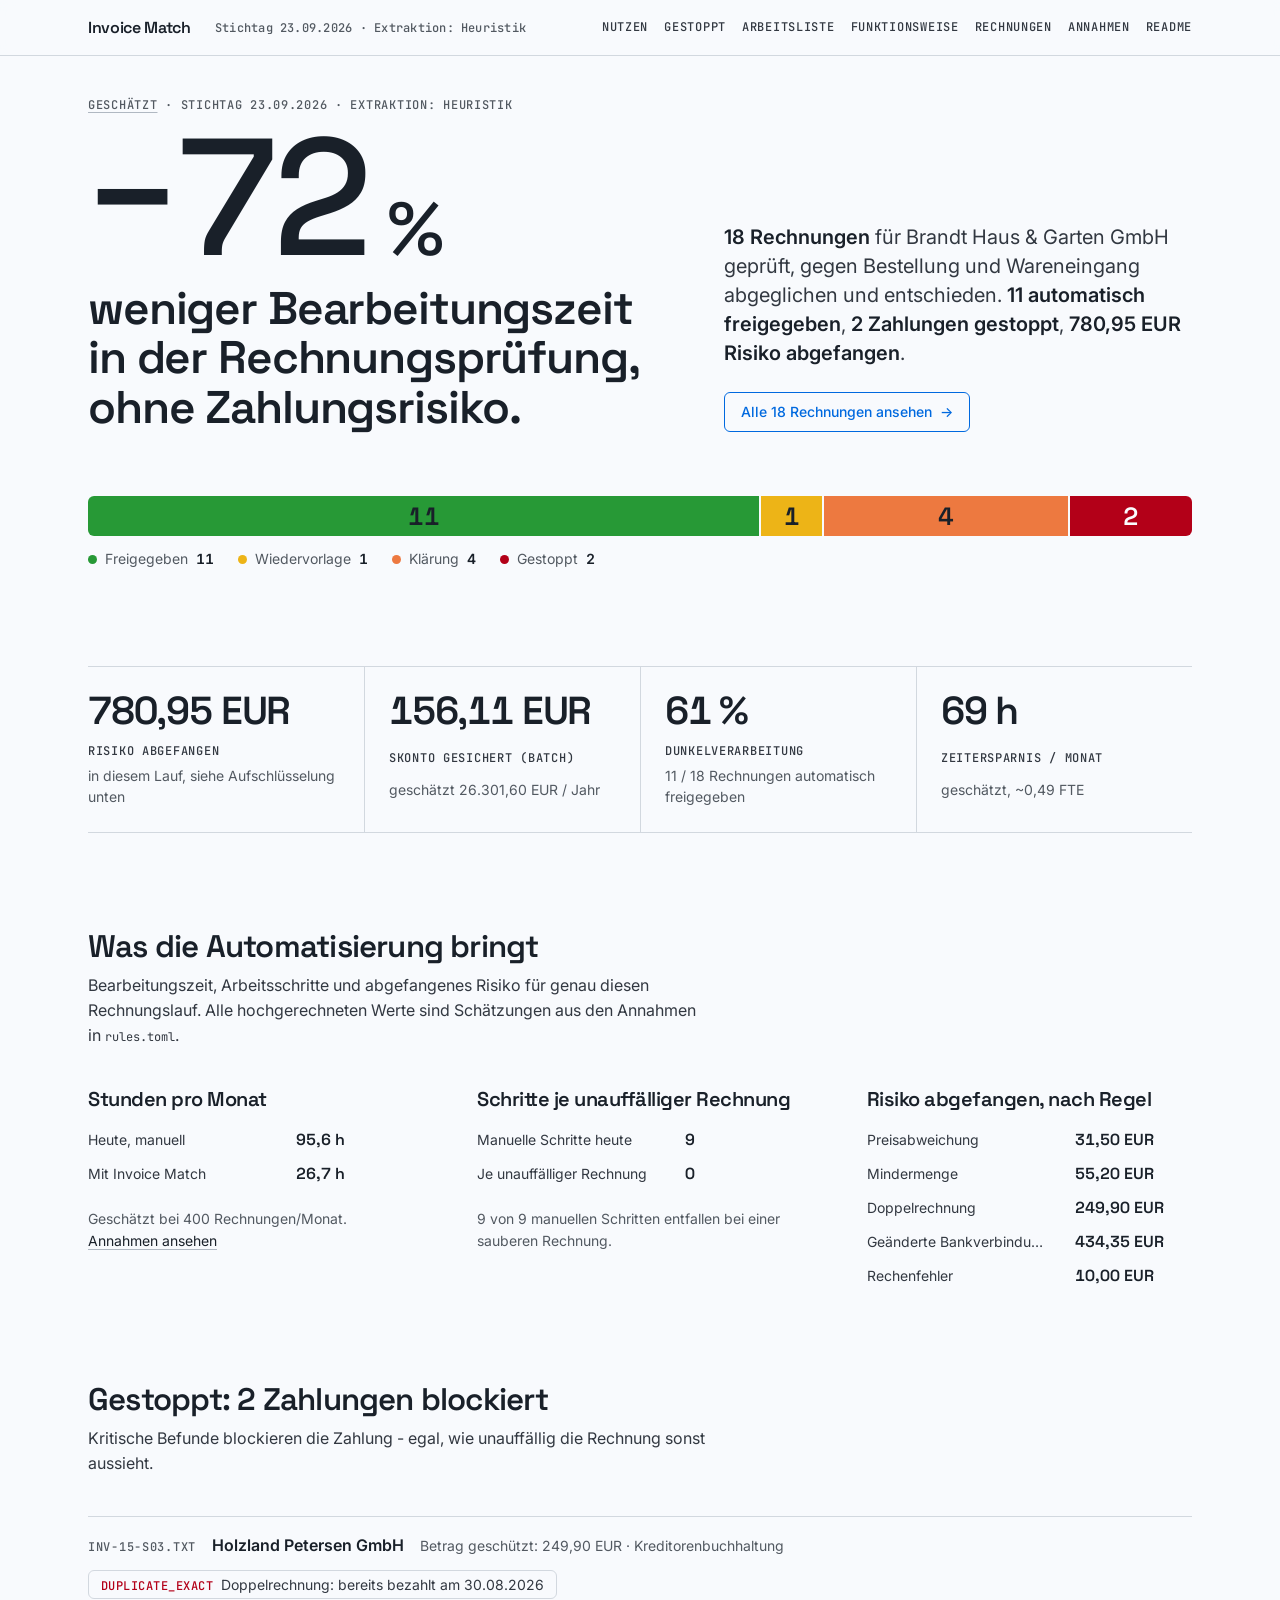
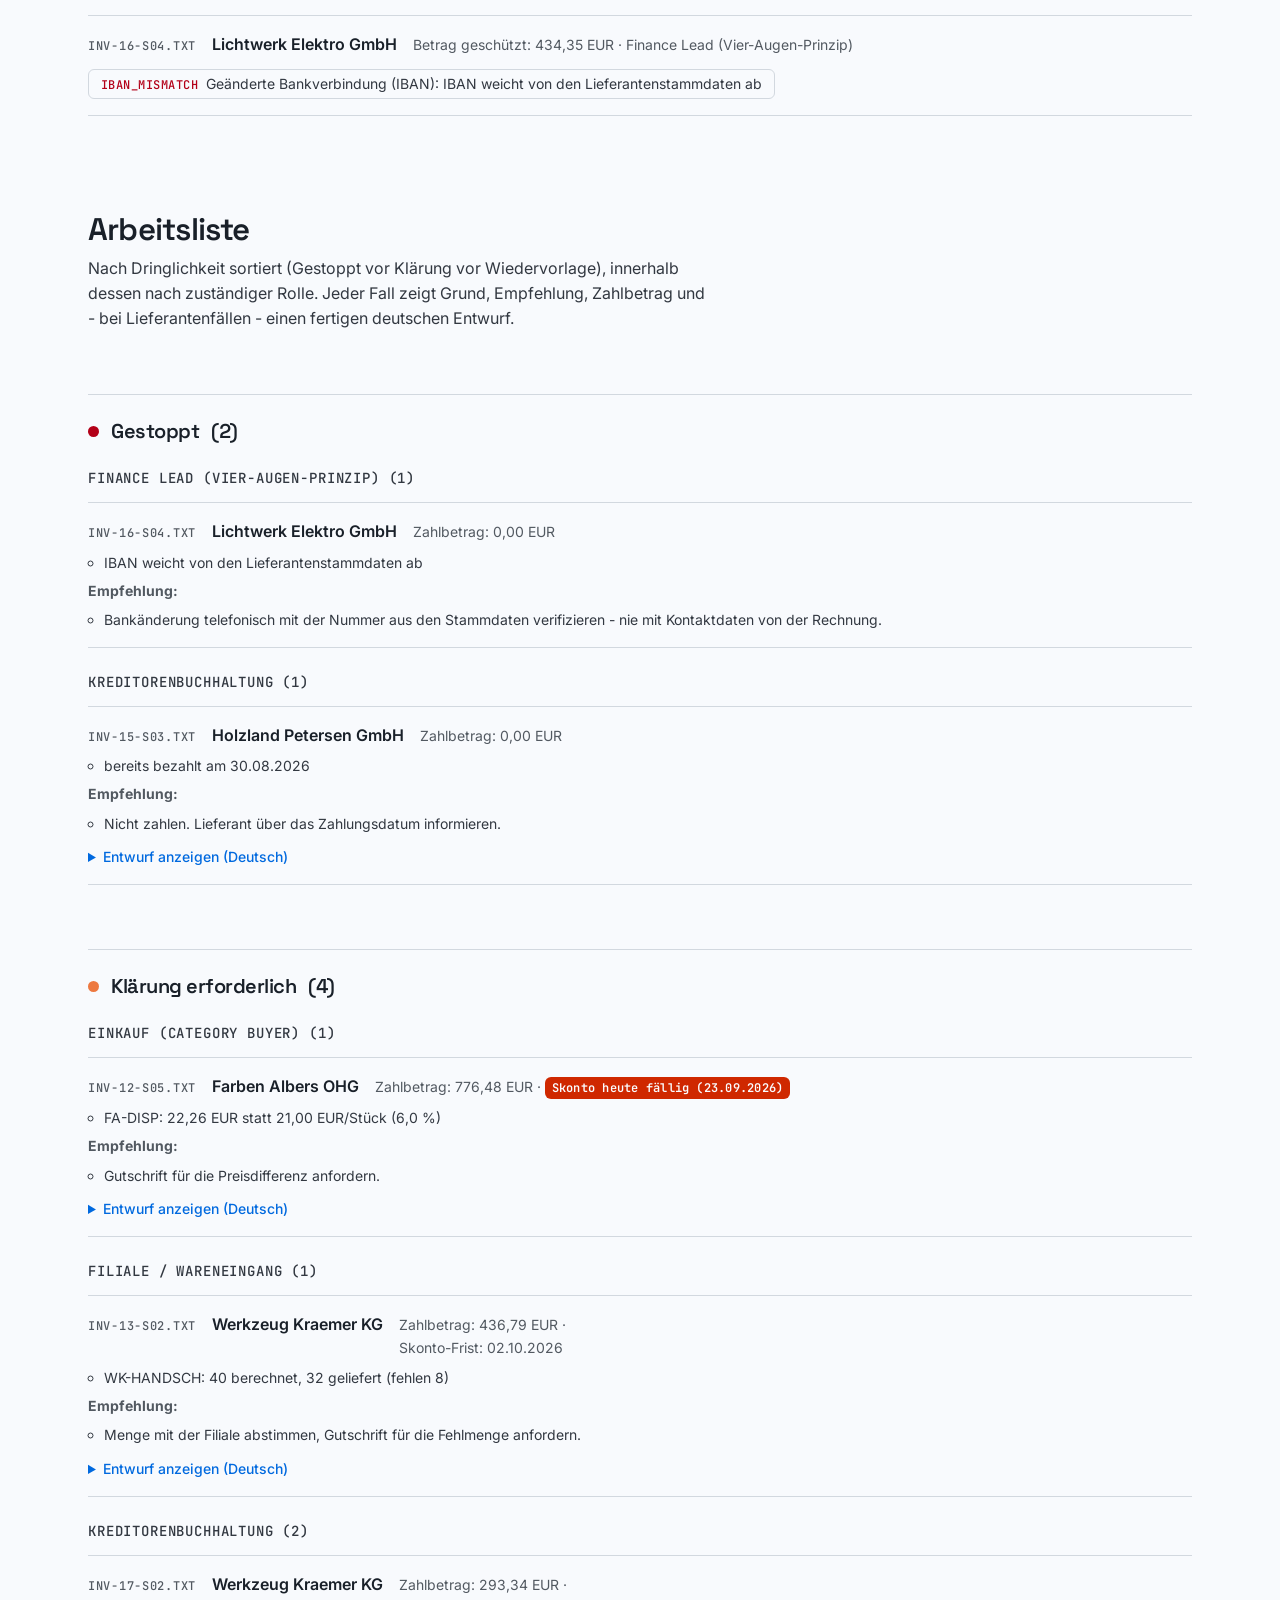
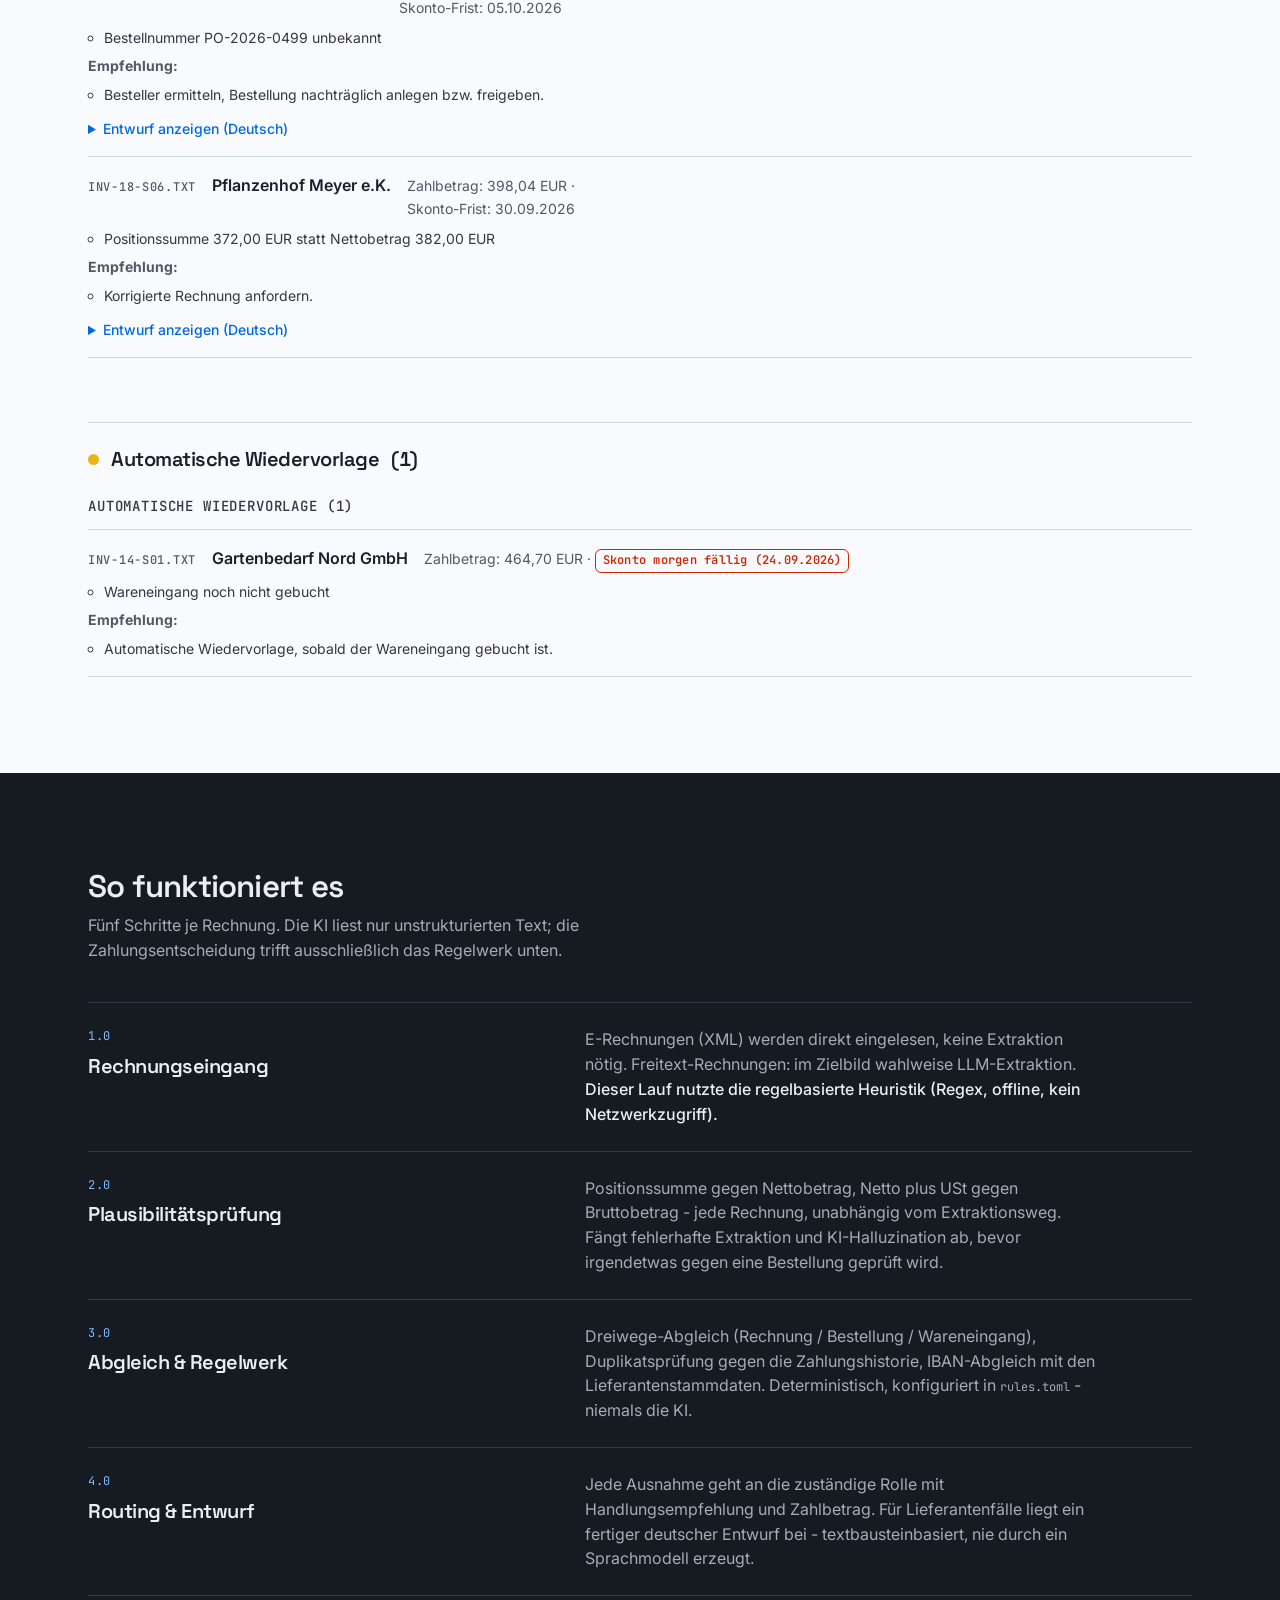
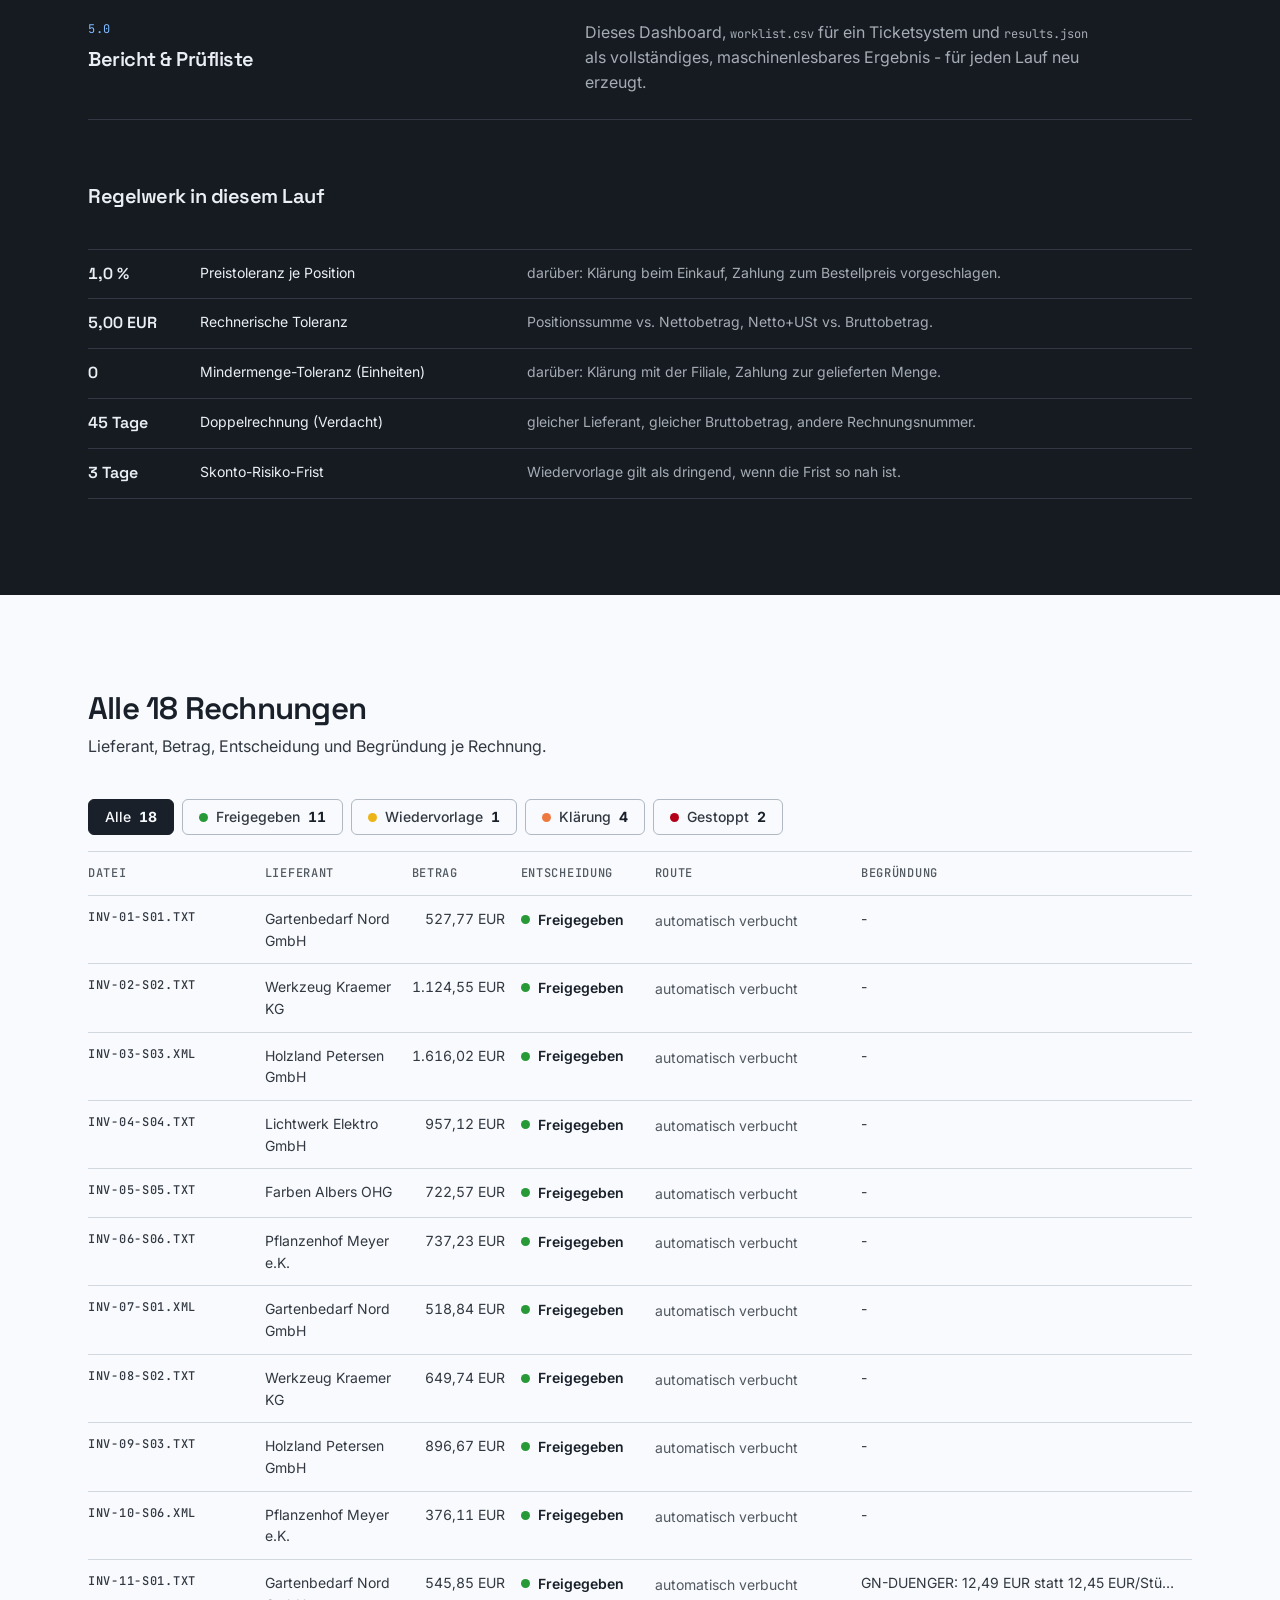
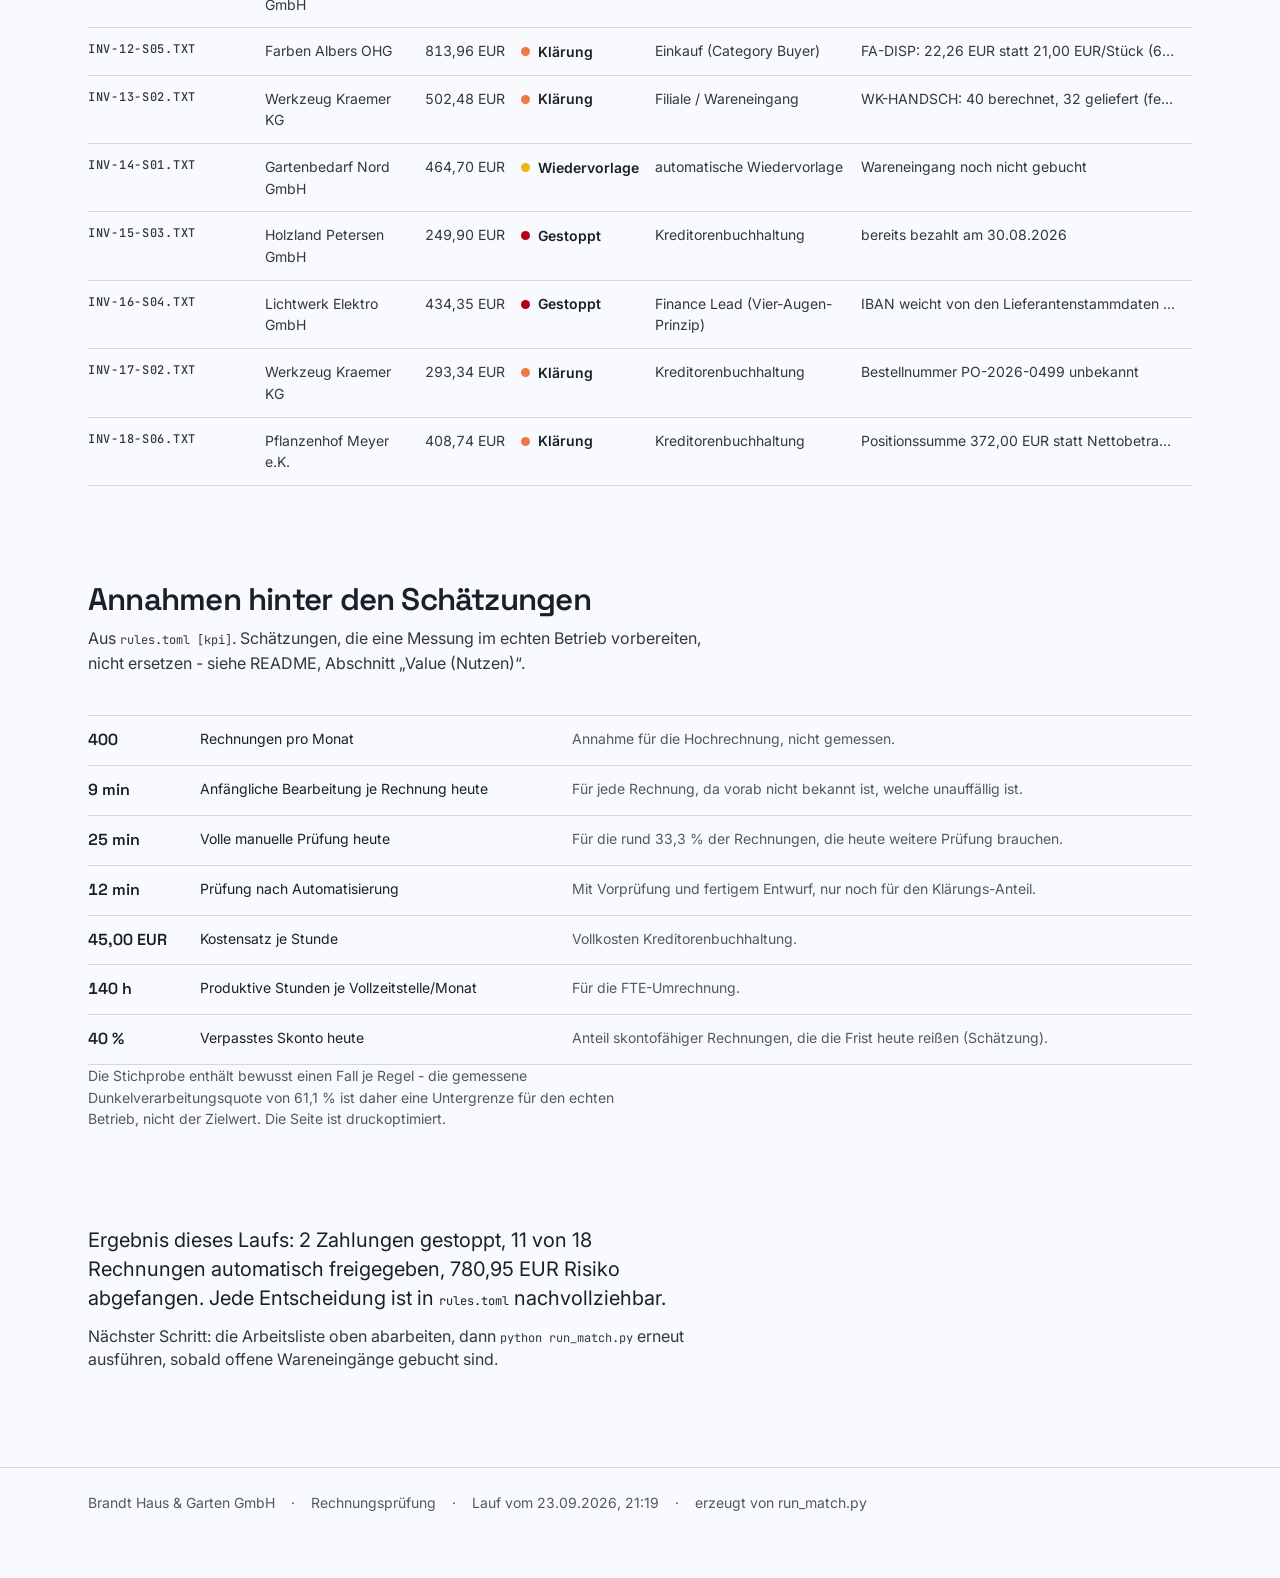
<file: invoice_match/out/report.html>
<!DOCTYPE html>
<html lang="de">
<head>
<meta charset="utf-8">
<meta name="viewport" content="width=device-width, initial-scale=1">
<title>Invoice Match &middot; Report</title>
<link rel="icon" href="data:image/svg+xml,%3Csvg xmlns='http://www.w3.org/2000/svg' viewBox='0 0 32 32'%3E%3Crect width='32' height='32' rx='7' fill='oklch(22%25 0.016 260)'/%3E%3Crect x='4' y='12' width='9' height='8' rx='1.5' fill='oklch(60%25 0.17 145)'/%3E%3Crect x='14' y='12' width='4' height='8' rx='1.5' fill='oklch(80%25 0.16 85)'/%3E%3Crect x='19' y='12' width='5' height='8' rx='1.5' fill='oklch(70%25 0.16 45)'/%3E%3Crect x='25' y='12' width='4' height='8' rx='1.5' fill='oklch(48%25 0.2 25)'/%3E%3C/svg%3E">
<link rel="preconnect" href="https://fonts.googleapis.com">
<link rel="preconnect" href="https://fonts.gstatic.com" crossorigin>
<link rel="stylesheet" href="https://fonts.googleapis.com/css2?family=Space+Grotesk:wght@500;600&family=Inter:wght@400;500;600&family=JetBrains+Mono:wght@400;500&display=swap">
<style>
/* Hallmark · genre: modern-minimal · macrostructure: Stat-Led · theme: Cobalt · enrichment: none · nav: N9 · footer: Ft2 · tone: technical · anchor hue: 256 · audience: recruiter · use: understand the run in 60 s
   · contrast: pass (40–41) · slop: pass (42–45) · honest: pass (46) · chrome: pass (47) · tokens: pass (48) · responsive: pass (49) · icons: pass (30) · mobile: pass (34, 49, 50–57) */
/* Hallmark · pre-emit critique: P4 H5 E4 S4 R4 V5 */
/* Design tokens for the Mail Triage Agent report. triage/report.py inlines this file
   into the generated out/report.html so the page stays a single self-contained file.
   Every colour and font in the page references one of these tokens. */
:root {
  /* paper and ink, cool-tinted toward the cobalt anchor */
  --color-paper:          oklch(98.5% 0.004 250);
  --color-paper-2:        oklch(96.5% 0.006 250);
  --color-paper-glass:    oklch(98.5% 0.004 250 / 0.88);
  --color-rule:           oklch(88% 0.012 250);
  --color-rule-strong:    oklch(78% 0.016 252);
  --color-ink:            oklch(24% 0.02 258);
  --color-ink-2:          oklch(34% 0.018 257);
  --color-muted:          oklch(46% 0.016 255);

  /* the one dark band */
  --color-graphite:       oklch(22% 0.016 260);
  --color-graphite-2:     oklch(27% 0.018 260);
  --color-graphite-rule:  oklch(34% 0.02 260);
  --color-graphite-ink:   oklch(95% 0.008 250);
  --color-graphite-muted: oklch(74% 0.014 252);

  /* the single signal accent */
  --color-accent:         oklch(54% 0.20 256);
  --color-accent-ink:     oklch(99% 0.004 250);
  --color-accent-soft:    oklch(86% 0.08 256);
  --color-accent-on-dark: oklch(78% 0.13 256);
  --color-focus:          oklch(54% 0.20 256);

  /* data-status tokens: decision families and risk levels. Semantic, never decorative. */
  --color-status-auto:        oklch(54% 0.20 256);
  --color-status-draft:       oklch(80% 0.16 85);
  --color-status-human:       oklch(70% 0.16 45);
  --color-status-quarantine:  oklch(48% 0.20 25);
  --color-status-good:        oklch(60% 0.17 145);
  --color-neutral-fill:       oklch(72% 0.012 252);

  /* type */
  --font-display: "Space Grotesk", "Segoe UI", system-ui, sans-serif;
  --font-body:    "Inter", "Segoe UI", system-ui, sans-serif;
  --font-mono:    "JetBrains Mono", "Cascadia Mono", ui-monospace, monospace;

  --text-xs:   0.75rem;    /* 12px, mono labels only */
  --text-sm:   0.875rem;   /* 14px */
  --text-base: 1rem;       /* 16px */
  --text-md:   1.25rem;    /* 20px */
  --text-lg:   1.5625rem;  /* 25px */
  --text-xl:   1.953rem;   /* 31px */
  --text-2xl:  2.441rem;   /* 39px */
  --text-display-s: clamp(2rem, 2.2vw + 1.1rem, 3rem);
  --text-figure:    clamp(6rem, 13vw, 11rem);

  /* 4-point spacing scale */
  --space-3xs: 0.125rem;
  --space-2xs: 0.25rem;
  --space-xs:  0.5rem;
  --space-sm:  0.75rem;
  --space-md:  1rem;
  --space-lg:  1.5rem;
  --space-xl:  2.5rem;
  --space-2xl: 4rem;
  --space-3xl: 6rem;

  /* motion */
  --ease-out:    cubic-bezier(0.16, 1, 0.3, 1);
  --ease-in:     cubic-bezier(0.7, 0, 0.84, 0);
  --ease-in-out: cubic-bezier(0.65, 0, 0.35, 1);
  --dur-micro: 120ms;
  --dur-short: 220ms;
  --dur-long:  420ms;

  /* shape and depth */
  --radius-control: 6px;
  --radius-card:    10px;
  --shadow-whisper: 0 1px 2px oklch(24% 0.02 258 / 0.05);

  /* layers */
  --z-base: 1;
  --z-sticky-nav: 300;
  --banner-height: 56px;
}


/* Hallmark · genre: modern-minimal · macrostructure: Stat-Led · theme: Cobalt · enrichment: none · nav: N9 · footer: Ft2 · tone: technical · anchor hue: 256 · audience: recruiter · use: understand the run in 60 s
 * · shared system with Mail Triage report (user-directed - sibling portfolio pieces, diversification rule suspended per SKILL.md §2 design.md precedent)
 * · contrast: pass (40-41) · slop: pass (42-45) · honest: pass (46) · chrome: pass (47) · tokens: pass (48) · responsive: pass (49) · icons: pass (30) · mobile: pass (34, 49, 50-57) */
/* Hallmark · pre-emit critique: P5 H5 E5 S5 R5 V3 (Variety intentionally suspended - locked to piece #1's system by user directive, not a quality gap) */

  html, body { overflow-x: clip; }
  * { box-sizing: border-box; }
  html { scroll-behavior: smooth; scroll-padding-top: calc(var(--banner-height) + var(--space-md)); scrollbar-color: var(--color-rule-strong) var(--color-paper); }
  body {
    margin: 0; background: var(--color-paper); color: var(--color-ink-2);
    font-family: var(--font-body); font-weight: 400; font-size: var(--text-base); line-height: 1.55;
    -webkit-font-smoothing: antialiased;
  }
  ::selection { background: var(--color-accent-soft); color: var(--color-ink); }
  :focus-visible { outline: 2px solid var(--color-focus); outline-offset: 2px; border-radius: 2px; }
  a { color: var(--color-ink); text-decoration: underline; text-decoration-color: var(--color-rule-strong); text-decoration-thickness: 1px; text-underline-offset: 3px;
      transition: text-decoration-color var(--dur-micro) var(--ease-out); }
  a:hover { text-decoration-color: var(--color-accent); }
  h1, h2, h3 { margin: 0; font-family: var(--font-display); font-weight: 600; color: var(--color-ink); letter-spacing: -0.025em; text-wrap: balance; overflow-wrap: anywhere; min-width: 0; }
  h1 { font-size: var(--text-display-s); line-height: 1.08; }
  h2 { font-size: var(--text-xl); line-height: 1.15; }
  h3 { font-size: var(--text-md); line-height: 1.25; }
  h4 { font-family: var(--font-display); font-weight: 600; color: var(--color-ink); font-size: var(--text-base); margin: 0; }
  p { margin: 0; }
  .wrap { max-width: 72rem; margin: 0 auto; padding: 0 var(--space-lg); }
  .mono { font-family: var(--font-mono); font-size: var(--text-xs); letter-spacing: 0.06em; text-transform: uppercase; font-weight: 500; }
  .tnum { font-variant-numeric: tabular-nums; }
  .sub { color: var(--color-muted); font-size: var(--text-sm); margin-top: var(--space-3xs); display: block; }
  .note { color: var(--color-muted); font-size: var(--text-sm); max-width: 62ch; }
  .sr-only { position: absolute; width: 1px; height: 1px; overflow: hidden; clip: rect(0 0 0 0); white-space: nowrap; }
  code { font-family: var(--font-mono); font-size: var(--text-xs); }

  /* invoice-report-only token extension (kept out of the shared, locked
     tokens.css): a distinct warm urgency signal for a Skonto deadline that
     is today/tomorrow, deliberately apart from --color-status-quarantine
     (reserved for BLOCKED/critical) so "act now for a discount" never
     reads as "something is blocked". */
  :root {
    --color-urgent: oklch(55% 0.21 38);
    --color-urgent-ink: oklch(99% 0.004 250);
  }

  /* N9 · edge-aligned nav, hairline, one sticky element on the page */
  .nav { position: sticky; top: 0; z-index: var(--z-sticky-nav); height: var(--banner-height); background: var(--color-paper-glass); backdrop-filter: blur(8px); border-bottom: 1px solid var(--color-rule); }
  .nav .wrap { height: 100%; display: flex; align-items: center; justify-content: space-between; gap: var(--space-lg); }
  .nav__left { display: flex; align-items: center; gap: var(--space-lg); min-width: 0; }
  .wordmark { font-family: var(--font-display); font-weight: 600; font-size: var(--text-base); letter-spacing: -0.02em; color: var(--color-ink); text-decoration: none; white-space: nowrap; line-height: 1; }
  .nav__meta { color: var(--color-muted); white-space: nowrap; overflow: hidden; text-overflow: ellipsis; line-height: 1; text-transform: none; letter-spacing: 0.02em; }
  .nav__links { list-style: none; margin: 0; padding: 0; display: flex; gap: var(--space-md); }
  .nav__links a { color: var(--color-ink-2); text-decoration: none; white-space: nowrap; line-height: 1; padding: var(--space-xs) 0; position: relative; }
  .nav__links a::after { content: ""; position: absolute; left: 0; right: 0; bottom: 0; height: 2px; background: var(--color-accent); transform: scaleX(0); transform-origin: left; transition: transform var(--dur-short) var(--ease-out); }
  .nav__links a:hover::after, .nav__links a:focus-visible::after { transform: scaleX(1); }

  /* H4 · stat-led hero: figure left, words right, data-viz below */
  .hero { padding: var(--space-xl) 0 var(--space-3xl); }
  .hero__grid { display: grid; grid-template-columns: minmax(0, 1.1fr) minmax(0, 0.9fr); gap: var(--space-xl) var(--space-2xl); align-items: end; }
  .figure__label { color: var(--color-muted); margin: 0 0 var(--space-sm); }
  .figure__label a { color: var(--color-muted); text-decoration-color: var(--color-rule-strong); }
  .figure__label a:hover { color: var(--color-accent); }
  .figure { font-family: var(--font-display); font-weight: 500; font-size: var(--text-figure); line-height: 0.85; letter-spacing: -0.05em; color: var(--color-ink); margin: 0 0 var(--space-md) -0.04em; }
  .figure__sign { font-weight: 500; }
  .figure__unit { font-size: 0.45em; font-weight: 500; letter-spacing: -0.02em; margin-left: 0.05em; }
  .hero__lede { font-size: var(--text-md); line-height: 1.45; color: var(--color-ink-2); max-width: 48ch; }
  .hero__lede strong { color: var(--color-ink); font-weight: 600; }
  .chip { display: inline-flex; align-items: center; gap: var(--space-xs); padding: 0 var(--space-md); height: 2.5rem; border: 1px solid var(--color-rule-strong); border-radius: var(--radius-control);
          background: var(--color-paper); color: var(--color-ink); font-size: var(--text-sm); font-weight: 500; text-decoration: none; white-space: nowrap; line-height: 1; cursor: pointer;
          transition: border-color var(--dur-micro) var(--ease-out), background-color var(--dur-micro) var(--ease-out), transform var(--dur-micro) var(--ease-out); }
  .chip:hover { border-color: var(--color-accent); }
  .chip:active { transform: translateY(1px); }
  .chip--cta { margin-top: var(--space-lg); color: var(--color-accent); border-color: var(--color-accent); }
  .chip--cta:hover { background: var(--color-accent); color: var(--color-accent-ink); }
  .chip--cta::after { content: "\2192"; }

  .flow { display: flex; gap: 2px; height: 40px; margin-top: var(--space-2xl); border-radius: var(--radius-control); overflow: hidden; }
  .seg { display: grid; place-items: center; min-width: 2rem; font-family: var(--font-display); font-weight: 600; font-size: var(--text-lg); position: relative; }
  .seg-freigegeben { background: var(--color-status-good); color: var(--color-ink); }
  .seg-wiedervorlage { background: var(--color-status-draft); color: var(--color-ink); }
  .seg-klaerung { background: var(--color-status-human); color: var(--color-ink); }
  .seg-gestoppt { background: var(--color-status-quarantine); color: var(--color-accent-ink); }
  .legend { list-style: none; margin: var(--space-sm) 0 0; padding: 0; display: flex; flex-wrap: wrap; gap: var(--space-xs) var(--space-lg); font-size: var(--text-sm); color: var(--color-muted); }
  .legend li { display: flex; align-items: center; gap: var(--space-xs); }
  .legend b { color: var(--color-ink); font-weight: 600; }
  .dot { display: inline-block; width: 9px; height: 9px; border-radius: 50%; flex: none; }
  .dot-freigegeben { background: var(--color-status-good); } .dot-wiedervorlage { background: var(--color-status-draft); }
  .dot-klaerung { background: var(--color-status-human); } .dot-gestoppt { background: var(--color-status-quarantine); }

  /* one orchestrated entrance, hero only, JS-gated so no-JS renders fully */
  .js .hero .reveal { opacity: 0; transform: translateY(8px); animation: reveal var(--dur-long) var(--ease-out) forwards; animation-delay: calc(var(--i, 0) * 70ms); }
  @keyframes reveal { to { opacity: 1; transform: none; } }

  /* T4 · numbered stat strip */
  .stats { list-style: none; margin: 0; padding: 0; display: grid; grid-template-columns: repeat(4, minmax(0, 1fr)); border-top: 1px solid var(--color-rule); border-bottom: 1px solid var(--color-rule); }
  .stats li { padding: var(--space-lg) var(--space-lg) var(--space-lg) 0; display: grid; gap: var(--space-2xs); }
  .stats li + li { padding-left: var(--space-lg); border-left: 1px solid var(--color-rule); }
  .stat__value { font-family: var(--font-display); font-weight: 600; font-size: var(--text-2xl); line-height: 1; letter-spacing: -0.03em; color: var(--color-ink); }
  .stat__label { font-family: var(--font-mono); font-size: var(--text-xs); letter-spacing: 0.06em; text-transform: uppercase; font-weight: 500; color: var(--color-ink-2); margin-top: var(--space-xs); }
  .stat__note { color: var(--color-muted); font-size: var(--text-sm); }

  /* sections */
  section.block { padding: var(--space-3xl) 0 0; }
  .block__head { display: grid; grid-template-columns: 1fr; gap: var(--space-xs); max-width: 62ch; }
  .block__head p { color: var(--color-ink-2); }
  .two-col { display: grid; grid-template-columns: minmax(0, 1fr) minmax(0, 1fr); gap: var(--space-2xl); margin-top: var(--space-xl); }
  .two-col h3 { margin-bottom: var(--space-md); }
  .three-col { display: grid; grid-template-columns: repeat(3, minmax(0, 1fr)); gap: var(--space-2xl); margin-top: var(--space-xl); }
  .three-col h3 { margin-bottom: var(--space-md); }

  .bars { display: grid; gap: var(--space-sm); }
  .bar-row { display: grid; grid-template-columns: 11rem minmax(0, 1fr) 7.5rem; align-items: center; gap: var(--space-md); }
  .bar-label { font-size: var(--text-sm); color: var(--color-ink-2); white-space: nowrap; overflow: hidden; text-overflow: ellipsis; }
  .bar-track { height: 22px; box-shadow: inset 1px 0 0 var(--color-rule-strong); }
  .bar-fill { height: 100%; width: var(--w); border-radius: 0 3px 3px 0; transition: filter var(--dur-micro) var(--ease-out); }
  .bar-fill:hover { filter: brightness(0.94); }
  .fill-neutral { background: var(--color-neutral-fill); }
  .fill-accent { background: var(--color-accent); }
  .fill-soft { background: var(--color-accent-soft); }
  .bar-value { font-family: var(--font-display); font-weight: 600; color: var(--color-ink); white-space: nowrap; line-height: 1.2; }
  .bars + .note { margin-top: var(--space-lg); }

  /* threats / cases - shared vocabulary for #gestoppt and #arbeitsliste */
  .threats { list-style: none; margin: var(--space-xl) 0 0; padding: 0; border-top: 1px solid var(--color-rule); }
  .threat, .case { padding: var(--space-md) 0; border-bottom: 1px solid var(--color-rule); display: grid; gap: var(--space-2xs); }
  .role-group .threats { margin-top: var(--space-sm); }
  .threat-head { display: flex; flex-wrap: wrap; align-items: baseline; gap: var(--space-2xs) var(--space-md); }
  .mail-id { color: var(--color-muted); }
  .threat-subject { font-weight: 600; color: var(--color-ink); }
  .threat-from { color: var(--color-muted); font-size: var(--text-sm); }
  .chips { list-style: none; margin: var(--space-xs) 0 0; padding: 0; display: flex; flex-wrap: wrap; gap: var(--space-xs); }
  .chips li { display: inline-flex; align-items: baseline; gap: var(--space-xs); border: 1px solid var(--color-rule); border-radius: var(--radius-control); padding: var(--space-2xs) var(--space-sm); font-size: var(--text-sm); line-height: 1.4; color: var(--color-ink-2); max-width: 100%; }
  .chips code { color: var(--color-status-quarantine); font-weight: 500; letter-spacing: 0.04em; white-space: nowrap; flex: none; }
  ul.reasons { margin: var(--space-2xs) 0 0; padding-left: var(--space-md); color: var(--color-ink-2); font-size: var(--text-sm); }
  ul.reasons li + li { margin-top: var(--space-3xs); }
  .deadline { color: var(--color-ink); font-weight: 600; }
  .deadline--today, .deadline--tomorrow { display: inline-block; font-family: var(--font-mono); font-size: var(--text-xs); letter-spacing: 0.02em; padding: 0.15em 0.55em; border-radius: var(--radius-control); }
  .deadline--today { background: var(--color-urgent); color: var(--color-urgent-ink); }
  .deadline--tomorrow { border: 1px solid var(--color-urgent); color: var(--color-urgent); background: none; }
  details { margin-top: var(--space-xs); }
  summary { cursor: pointer; font-size: var(--text-sm); color: var(--color-accent); font-weight: 500; }
  pre.draft { white-space: pre-wrap; font-family: var(--font-body); font-size: var(--text-sm); line-height: 1.5; color: var(--color-ink-2); background: var(--color-paper-2); border: 1px solid var(--color-rule); border-radius: var(--radius-control); padding: var(--space-sm) var(--space-md); margin: var(--space-xs) 0 0; }

  /* #arbeitsliste severity tiers */
  .severity-tier { margin-top: var(--space-2xl); padding-top: var(--space-lg); border-top: 1px solid var(--color-rule); }
  .severity-tier:first-child { margin-top: var(--space-xl); }
  .tier-heading { display: flex; align-items: center; gap: var(--space-sm); }
  .tier-heading .dot { width: 11px; height: 11px; }
  .role-group { margin-top: var(--space-lg); }
  .role-group h4 { color: var(--color-ink-2); font-size: var(--text-sm); font-family: var(--font-mono); text-transform: uppercase; letter-spacing: 0.06em; font-weight: 500; }

  /* the one graphite band · F4 step sequence */
  .band { margin-top: var(--space-3xl); padding: var(--space-3xl) 0; background: var(--color-graphite); color: var(--color-graphite-ink); }
  .band h2, .band h3 { color: var(--color-graphite-ink); }
  .band .block__head p { color: var(--color-graphite-muted); }
  .steps { list-style: none; margin: var(--space-xl) 0 0; padding: 0; border-top: 1px solid var(--color-graphite-rule); }
  .step { display: grid; grid-template-columns: minmax(0, 1fr) minmax(0, 1.4fr); gap: var(--space-md) var(--space-2xl); padding: var(--space-lg) 0; border-bottom: 1px solid var(--color-graphite-rule); }
  .stage { display: block; font-family: var(--font-mono); font-size: var(--text-xs); letter-spacing: 0.06em; color: var(--color-accent-on-dark); margin-bottom: var(--space-xs); }
  .step p { color: var(--color-graphite-muted); max-width: 52ch; }
  .step p em { font-style: normal; color: var(--color-graphite-ink); font-weight: 500; }
  .band .table-scroll { border-top-color: var(--color-graphite-rule); }
  .band .spec-sheet th, .band .spec-sheet td { border-bottom: 1px solid var(--color-graphite-rule); color: var(--color-graphite-ink); }
  .band .spec-sheet th { color: var(--color-graphite-ink); }
  .band .spec-sheet .spec__note { color: var(--color-graphite-muted); }

  /* #rechnungen table + CSS-only filter (radios in normal flow, zero size) */
  .filter-input { display: block; width: 0; height: 0; margin: 0; padding: 0; border: 0; opacity: 0; appearance: none; }
  .filters { display: flex; flex-wrap: wrap; gap: var(--space-xs); margin-top: var(--space-xl); }
  .filters .chip { height: 2.25rem; color: var(--color-ink-2); }
  .filters .chip b { color: var(--color-ink); }
  #f-all:checked ~ .filters label[for="f-all"], #f-freigegeben:checked ~ .filters label[for="f-freigegeben"], #f-wiedervorlage:checked ~ .filters label[for="f-wiedervorlage"], #f-klaerung:checked ~ .filters label[for="f-klaerung"], #f-gestoppt:checked ~ .filters label[for="f-gestoppt"] { background: var(--color-ink); border-color: var(--color-ink); color: var(--color-paper); }
  #f-all:checked ~ .filters label[for="f-all"] b, #f-freigegeben:checked ~ .filters label[for="f-freigegeben"] b, #f-wiedervorlage:checked ~ .filters label[for="f-wiedervorlage"] b, #f-klaerung:checked ~ .filters label[for="f-klaerung"] b, #f-gestoppt:checked ~ .filters label[for="f-gestoppt"] b { color: var(--color-paper); }
  #f-all:focus-visible ~ .filters label[for="f-all"], #f-freigegeben:focus-visible ~ .filters label[for="f-freigegeben"], #f-wiedervorlage:focus-visible ~ .filters label[for="f-wiedervorlage"], #f-klaerung:focus-visible ~ .filters label[for="f-klaerung"], #f-gestoppt:focus-visible ~ .filters label[for="f-gestoppt"] { outline: 2px solid var(--color-focus); outline-offset: 2px; }
  #f-freigegeben:checked ~ .table-scroll tr:not(.fam-freigegeben) { display: none; }
  #f-wiedervorlage:checked ~ .table-scroll tr:not(.fam-wiedervorlage) { display: none; }
  #f-klaerung:checked ~ .table-scroll tr:not(.fam-klaerung) { display: none; }
  #f-gestoppt:checked ~ .table-scroll tr:not(.fam-gestoppt) { display: none; }
  .table-scroll { margin-top: var(--space-md); overflow-x: auto; border-top: 1px solid var(--color-rule); }
  .table-scroll.spec-scroll { margin-top: var(--space-xl); }
  table { border-collapse: collapse; width: 100%; min-width: 52rem; }
  thead th { text-align: left; font-family: var(--font-mono); font-size: var(--text-xs); letter-spacing: 0.06em; text-transform: uppercase; font-weight: 500; color: var(--color-muted); padding: var(--space-sm) var(--space-md) var(--space-sm) 0; border-bottom: 1px solid var(--color-rule); }
  tbody td { padding: var(--space-sm) var(--space-md) var(--space-sm) 0; border-bottom: 1px solid var(--color-rule); vertical-align: top; font-size: var(--text-sm); }
  tbody tr:hover td { background: var(--color-paper-2); }
  .col-file { width: 16%; }
  .col-why { width: 30%; max-width: 0; color: var(--color-ink-2); white-space: nowrap; overflow: hidden; text-overflow: ellipsis; }
  td.nowrap, th.nowrap { white-space: nowrap; }
  td.num { text-align: right; font-variant-numeric: tabular-nums; }
  .badge { display: inline-flex; align-items: center; gap: var(--space-xs); font-weight: 600; color: var(--color-ink); white-space: nowrap; }

  /* F3 · spec sheet for the assumptions */
  .spec-sheet { width: 100%; border-collapse: collapse; }
  .spec-sheet th, .spec-sheet td { padding: var(--space-sm) var(--space-md) var(--space-sm) 0; border-bottom: 1px solid var(--color-rule); text-align: left; vertical-align: top; font-size: var(--text-sm); }
  .spec-sheet th { font-family: var(--font-display); font-weight: 600; color: var(--color-ink); white-space: nowrap; width: 7rem; font-size: var(--text-base); }
  .spec-sheet td { color: var(--color-ink); }
  .spec-sheet .spec__note { color: var(--color-muted); }
  .spec-sheet + .note { margin-top: var(--space-md); }

  .closing { margin-top: var(--space-3xl); max-width: 62ch; }
  .closing p { font-size: var(--text-md); line-height: 1.45; color: var(--color-ink); }
  .closing p + p { margin-top: var(--space-sm); font-size: var(--text-base); color: var(--color-ink-2); }

  /* Ft2 · single line */
  .foot-line { margin-top: var(--space-3xl); padding: var(--space-lg) 0 var(--space-2xl); border-top: 1px solid var(--color-rule); color: var(--color-muted); font-size: var(--text-sm); }
  .foot-line .wrap { display: flex; flex-wrap: wrap; gap: var(--space-2xs) var(--space-md); }
  .foot-line span + span::before { content: "\00b7"; margin-right: var(--space-md); }

  @media (prefers-reduced-motion: reduce) {
    .js .hero .reveal { animation: reveal 150ms linear forwards; transform: none; }
    * { transition-duration: 1ms !important; }
    html { scroll-behavior: auto; }
  }

  @media (max-width: 48rem) {
    .nav__links, .nav__meta { display: none; }
    .hero { padding: var(--space-xl) 0 var(--space-2xl); }
    .hero__grid { grid-template-columns: minmax(0, 1fr); gap: var(--space-lg); }
    .figure { font-size: clamp(5rem, 22vw, 7rem); }
    .stats { grid-template-columns: repeat(2, minmax(0, 1fr)); }
    .stats li { padding: var(--space-md) var(--space-md) var(--space-md) 0; }
    .stats li + li { padding-left: var(--space-md); }
    .stats li:nth-child(3) { border-left: 0; padding-left: 0; border-top: 1px solid var(--color-rule); }
    .stats li:nth-child(4) { border-top: 1px solid var(--color-rule); }
    section.block { padding-top: var(--space-2xl); }
    .two-col, .three-col { grid-template-columns: minmax(0, 1fr); gap: var(--space-xl); }
    .bar-row { grid-template-columns: minmax(0, 1fr); gap: var(--space-2xs); }
    .step { grid-template-columns: minmax(0, 1fr); gap: var(--space-xs); }
    .band { padding: var(--space-2xl) 0; }
    .flow { height: 36px; }
    .spec-sheet th { width: auto; }
  }
  @media print {
    .nav, .filters { display: none; }
    .table-scroll { overflow: visible; } table { min-width: 0; }
    .band { print-color-adjust: exact; }
    details { display: block; } details > summary { display: none; } details > pre, details > ul { display: block; }
  }
</style>
</head>
<body>
<header class="nav" role="banner">
  <div class="wrap">
    <div class="nav__left">
      <a class="wordmark" href="#top">Invoice Match</a>
      <p class="nav__meta mono">Stichtag 23.09.2026 &middot; Extraktion: Heuristik</p>
    </div>
    <nav aria-label="Abschnitte">
      <ul class="nav__links mono">
        <li><a href="#nutzen">Nutzen</a></li>
        <li><a href="#gestoppt">Gestoppt</a></li>
        <li><a href="#arbeitsliste">Arbeitsliste</a></li>
        <li><a href="#funktionsweise">Funktionsweise</a></li>
        <li><a href="#rechnungen">Rechnungen</a></li>
        <li><a href="#annahmen">Annahmen</a></li>
        <li><a href="../docs/index.html">README</a></li>
      </ul>
    </nav>
  </div>
</header>

<main id="top">
  <section class="hero">
    <div class="wrap">
      <div class="hero__grid">
        <div class="hero__lead">
          <p class="figure__label mono reveal" style="--i:0"><a href="#annahmen">geschätzt</a> &middot; Stichtag 23.09.2026 &middot; Extraktion: Heuristik</p>
          <p class="figure tnum reveal" style="--i:0" aria-label="minus 72 Prozent"><span class="figure__sign">&minus;</span><span data-count="72">72</span><span class="figure__unit">&nbsp;%</span></p>
          <h1 class="reveal" style="--i:1">weniger Bearbeitungszeit in der Rechnungsprüfung, ohne Zahlungsrisiko.</h1>
        </div>
        <div class="hero__aside reveal" style="--i:2">
          <p class="hero__lede">
            <strong>18 Rechnungen</strong> für Brandt Haus &amp; Garten GmbH geprüft, gegen Bestellung und
            Wareneingang abgeglichen und entschieden. <strong>11 automatisch freigegeben</strong>,
            <strong>2 Zahlungen gestoppt</strong>, <strong>780,95 EUR
            Risiko abgefangen</strong>.
          </p>
          <a class="chip chip--cta" href="#rechnungen">Alle 18 Rechnungen ansehen</a>
        </div>
      </div>
      <div class="reveal" style="--i:3"><div class="flow" role="img" aria-label="Verteilung der 18 Rechnungen: 11 Freigegeben, 1 Wiedervorlage, 4 Klärung, 2 Gestoppt."><div class="seg seg-freigegeben" style="flex-basis:61.11%" title="Freigegeben: 11 von 18 Rechnungen"><span class="tnum" aria-hidden="true">11</span><span class="sr-only">Freigegeben: 11 von 18 Rechnungen</span></div><div class="seg seg-wiedervorlage" style="flex-basis:5.56%" title="Wiedervorlage: 1 von 18 Rechnungen"><span class="tnum" aria-hidden="true">1</span><span class="sr-only">Wiedervorlage: 1 von 18 Rechnungen</span></div><div class="seg seg-klaerung" style="flex-basis:22.22%" title="Klärung: 4 von 18 Rechnungen"><span class="tnum" aria-hidden="true">4</span><span class="sr-only">Klärung: 4 von 18 Rechnungen</span></div><div class="seg seg-gestoppt" style="flex-basis:11.11%" title="Gestoppt: 2 von 18 Rechnungen"><span class="tnum" aria-hidden="true">2</span><span class="sr-only">Gestoppt: 2 von 18 Rechnungen</span></div></div><ul class="legend"><li><i class="dot dot-freigegeben"></i>Freigegeben<b class="tnum">11</b></li><li><i class="dot dot-wiedervorlage"></i>Wiedervorlage<b class="tnum">1</b></li><li><i class="dot dot-klaerung"></i>Klärung<b class="tnum">4</b></li><li><i class="dot dot-gestoppt"></i>Gestoppt<b class="tnum">2</b></li></ul></div>
    </div>
  </section>

  <div class="wrap">
    <ol class="stats"><li><span class="stat__value tnum">780,95 EUR</span><span class="stat__label">Risiko abgefangen</span><span class="stat__note">in diesem Lauf, siehe Aufschlüsselung unten</span></li><li><span class="stat__value tnum">156,11 EUR</span><span class="stat__label">Skonto gesichert (Batch)</span><span class="stat__note">geschätzt 26.301,60 EUR / Jahr</span></li><li><span class="stat__value tnum">61&nbsp;%</span><span class="stat__label">Dunkelverarbeitung</span><span class="stat__note">11 / 18 Rechnungen automatisch freigegeben</span></li><li><span class="stat__value tnum">69&nbsp;h</span><span class="stat__label">Zeitersparnis / Monat</span><span class="stat__note">geschätzt, ~0,49 FTE</span></li></ol>
  </div>

  <section class="block" id="nutzen">
    <div class="wrap">
      <div class="block__head">
        <h2>Was die Automatisierung bringt</h2>
        <p>Bearbeitungszeit, Arbeitsschritte und abgefangenes Risiko für genau diesen Rechnungslauf. Alle
          hochgerechneten Werte sind Schätzungen aus den Annahmen in <code>rules.toml</code>.</p>
      </div>
      <div class="three-col">
        <div>
          <h3>Stunden pro Monat</h3>
          
<div class="bars">
  <div class="bar-row">
    <div class="bar-label">Heute, manuell</div>
    <div class="bar-track"><div class="bar-fill fill-neutral" style="--w:100%"></div></div>
    <div class="bar-value tnum">95,6&nbsp;h</div>
  </div>
  <div class="bar-row">
    <div class="bar-label">Mit Invoice Match</div>
    <div class="bar-track"><div class="bar-fill fill-accent" style="--w:27.9%"></div></div>
    <div class="bar-value tnum">26,7&nbsp;h</div>
  </div>
</div>
<p class="note">Geschätzt bei 400 Rechnungen/Monat. <a href="#annahmen">Annahmen ansehen</a></p>
        </div>
        <div>
          <h3>Schritte je unauffälliger Rechnung</h3>
          
<div class="bars">
  <div class="bar-row">
    <div class="bar-label">Manuelle Schritte heute</div>
    <div class="bar-track"><div class="bar-fill fill-neutral" style="--w:100%"></div></div>
    <div class="bar-value tnum">9</div>
  </div>
  <div class="bar-row">
    <div class="bar-label">Je unauffälliger Rechnung</div>
    <div class="bar-track"><div class="bar-fill fill-accent" style="--w:0.0%"></div></div>
    <div class="bar-value tnum">0</div>
  </div>
</div>
<p class="note">9 von 9 manuellen Schritten entfallen bei einer sauberen Rechnung.</p>
        </div>
        <div>
          <h3>Risiko abgefangen, nach Regel</h3>
          <div class="bars">
  <div class="bar-row">
    <div class="bar-label">Preisabweichung</div>
    <div class="bar-track"><div class="bar-fill fill-soft" style="--w:7.3%"></div></div>
    <div class="bar-value tnum">31,50 EUR</div>
  </div>
  <div class="bar-row">
    <div class="bar-label">Mindermenge</div>
    <div class="bar-track"><div class="bar-fill fill-soft" style="--w:12.7%"></div></div>
    <div class="bar-value tnum">55,20 EUR</div>
  </div>
  <div class="bar-row">
    <div class="bar-label">Doppelrechnung</div>
    <div class="bar-track"><div class="bar-fill fill-soft" style="--w:57.5%"></div></div>
    <div class="bar-value tnum">249,90 EUR</div>
  </div>
  <div class="bar-row">
    <div class="bar-label">Geänderte Bankverbindung (IBAN)</div>
    <div class="bar-track"><div class="bar-fill fill-soft" style="--w:100.0%"></div></div>
    <div class="bar-value tnum">434,35 EUR</div>
  </div>
  <div class="bar-row">
    <div class="bar-label">Rechenfehler</div>
    <div class="bar-track"><div class="bar-fill fill-soft" style="--w:2.3%"></div></div>
    <div class="bar-value tnum">10,00 EUR</div>
  </div></div>
        </div>
      </div>
    </div>
  </section>

  <section class="block" id="gestoppt">
    <div class="wrap">
      <div class="block__head">
        <h2>Gestoppt: 2 Zahlungen blockiert</h2>
        <p>Kritische Befunde blockieren die Zahlung - egal, wie unauffällig die Rechnung sonst aussieht.</p>
      </div>
      <ol class="threats">
  <li class="threat">
    <div class="threat-head">
      <span class="mail-id mono">inv-15-s03.txt</span>
      <span class="threat-subject">Holzland Petersen GmbH</span>
      <span class="threat-from">Betrag geschützt: 249,90 EUR &middot; Kreditorenbuchhaltung</span>
    </div>
    <ul class="chips"><li><code>DUPLICATE_EXACT</code>Doppelrechnung: bereits bezahlt am 30.08.2026</li></ul>
  </li>
  <li class="threat">
    <div class="threat-head">
      <span class="mail-id mono">inv-16-s04.txt</span>
      <span class="threat-subject">Lichtwerk Elektro GmbH</span>
      <span class="threat-from">Betrag geschützt: 434,35 EUR &middot; Finance Lead (Vier-Augen-Prinzip)</span>
    </div>
    <ul class="chips"><li><code>IBAN_MISMATCH</code>Geänderte Bankverbindung (IBAN): IBAN weicht von den Lieferantenstammdaten ab</li></ul>
  </li></ol>
    </div>
  </section>

  <section class="block" id="arbeitsliste">
    <div class="wrap">
      <div class="block__head">
        <h2>Arbeitsliste</h2>
        <p>Nach Dringlichkeit sortiert (Gestoppt vor Klärung vor Wiedervorlage), innerhalb dessen nach
          zuständiger Rolle. Jeder Fall zeigt Grund, Empfehlung, Zahlbetrag und - bei Lieferantenfällen - einen
          fertigen deutschen Entwurf.</p>
      </div>
      <div class="severity-tier"><h3 class="tier-heading"><i class="dot dot-gestoppt"></i>Gestoppt <span class="tnum">(2)</span></h3><div class="role-group"><h4>Finance Lead (Vier-Augen-Prinzip) <span class="tnum">(1)</span></h4><ol class="threats">
      <li class="case">
        <div class="threat-head">
          <span class="mail-id mono">inv-16-s04.txt</span>
          <span class="threat-subject">Lichtwerk Elektro GmbH</span>
          <span class="threat-from">Zahlbetrag: 0,00 EUR</span>
        </div>
        <ul class="reasons"><li>IBAN weicht von den Lieferantenstammdaten ab</li></ul>
        <p class="sub"><strong>Empfehlung:</strong></p>
        <ul class="reasons"><li>Bankänderung telefonisch mit der Nummer aus den Stammdaten verifizieren - nie mit Kontaktdaten von der Rechnung.</li></ul>
        
      </li></ol></div><div class="role-group"><h4>Kreditorenbuchhaltung <span class="tnum">(1)</span></h4><ol class="threats">
      <li class="case">
        <div class="threat-head">
          <span class="mail-id mono">inv-15-s03.txt</span>
          <span class="threat-subject">Holzland Petersen GmbH</span>
          <span class="threat-from">Zahlbetrag: 0,00 EUR</span>
        </div>
        <ul class="reasons"><li>bereits bezahlt am 30.08.2026</li></ul>
        <p class="sub"><strong>Empfehlung:</strong></p>
        <ul class="reasons"><li>Nicht zahlen. Lieferant über das Zahlungsdatum informieren.</li></ul>
        <details><summary>Entwurf anzeigen (Deutsch)</summary><pre class='draft'>Brandt Haus &amp; Garten GmbH - Kreditorenbuchhaltung
Speicherstadt 1, 20457 Hamburg
--------------------------------------------------

An: Holzland Petersen GmbH
Betreff: Rechnung RE-2026-3301 - bereits beglichen

Sehr geehrte Damen und Herren,

vielen Dank für die erneute Zusendung der Rechnung RE-2026-3301. Diese Rechnung wurde von uns bereits beglichen.

  Diese Rechnung wurde bereits am 30.08.2026 beglichen (Betrag 249,90 EUR).

Eine erneute Zahlung wird nicht veranlasst. Sollten Sie der Meinung sein, dass diese Rechnung noch offen ist, wenden Sie sich bitte mit dem Zahlungsdatum an uns.

Mit freundlichen Grüßen
Kreditorenbuchhaltung, Brandt Haus &amp; Garten GmbH
</pre></details>
      </li></ol></div></div><div class="severity-tier"><h3 class="tier-heading"><i class="dot dot-klaerung"></i>Klärung erforderlich <span class="tnum">(4)</span></h3><div class="role-group"><h4>Einkauf (Category Buyer) <span class="tnum">(1)</span></h4><ol class="threats">
      <li class="case">
        <div class="threat-head">
          <span class="mail-id mono">inv-12-s05.txt</span>
          <span class="threat-subject">Farben Albers OHG</span>
          <span class="threat-from">Zahlbetrag: 776,48 EUR &middot; <strong class="deadline deadline--today">Skonto heute fällig (23.09.2026)</strong></span>
        </div>
        <ul class="reasons"><li>FA-DISP: 22,26 EUR statt 21,00 EUR/Stück (6,0&nbsp;%)</li></ul>
        <p class="sub"><strong>Empfehlung:</strong></p>
        <ul class="reasons"><li>Gutschrift für die Preisdifferenz anfordern.</li></ul>
        <details><summary>Entwurf anzeigen (Deutsch)</summary><pre class='draft'>Brandt Haus &amp; Garten GmbH - Kreditorenbuchhaltung
Speicherstadt 1, 20457 Hamburg
--------------------------------------------------

An: Farben Albers OHG
Betreff: Preisabweichung Rechnung RE-2026-6012 vom 15.09.2026

Sehr geehrte Damen und Herren,

bei der Prüfung Ihrer Rechnung RE-2026-6012 zu unserer Bestellung PO-2026-0412 haben wir festgestellt, dass der berechnete Einzelpreis auf mindestens einer Position von unserer Bestellung abweicht:

  Art.-Nr. FA-DISP: berechnet 22,26 EUR/Stück, vereinbart laut Bestellung 21,00 EUR/Stück (Menge 25 Stück)

Wir bitten um eine Gutschrift über die Differenz. Zur Zahlung vorgesehen ist der Betrag zum Bestellpreis: 776,48 EUR (statt berechneter 813,96 EUR).

Mit freundlichen Grüßen
Kreditorenbuchhaltung, Brandt Haus &amp; Garten GmbH
</pre></details>
      </li></ol></div><div class="role-group"><h4>Filiale / Wareneingang <span class="tnum">(1)</span></h4><ol class="threats">
      <li class="case">
        <div class="threat-head">
          <span class="mail-id mono">inv-13-s02.txt</span>
          <span class="threat-subject">Werkzeug Kraemer KG</span>
          <span class="threat-from">Zahlbetrag: 436,79 EUR &middot; <span class="sub">Skonto-Frist: 02.10.2026</span></span>
        </div>
        <ul class="reasons"><li>WK-HANDSCH: 40 berechnet, 32 geliefert (fehlen 8)</li></ul>
        <p class="sub"><strong>Empfehlung:</strong></p>
        <ul class="reasons"><li>Menge mit der Filiale abstimmen, Gutschrift für die Fehlmenge anfordern.</li></ul>
        <details><summary>Entwurf anzeigen (Deutsch)</summary><pre class='draft'>Brandt Haus &amp; Garten GmbH - Kreditorenbuchhaltung
Speicherstadt 1, 20457 Hamburg
--------------------------------------------------

An: Werkzeug Kraemer KG
Betreff: Mindermenge Rechnung RE-2026-6013 vom 18.09.2026

Sehr geehrte Damen und Herren,

laut Wareneingang in unserer Filiale wurde zu Ihrer Rechnung RE-2026-6013 (Bestellung PO-2026-0413) eine geringere Menge geliefert als berechnet:

  Art.-Nr. WK-HANDSCH: berechnet 40 Stück, geliefert 32 Stück (Differenz 8)

Wir bitten um eine Gutschrift für die nicht gelieferte Menge. Zur Zahlung vorgesehen ist der Betrag zur tatsächlich erhaltenen Menge: 436,79 EUR (statt berechneter 502,48 EUR).

Mit freundlichen Grüßen
Kreditorenbuchhaltung, Brandt Haus &amp; Garten GmbH
</pre></details>
      </li></ol></div><div class="role-group"><h4>Kreditorenbuchhaltung <span class="tnum">(2)</span></h4><ol class="threats">
      <li class="case">
        <div class="threat-head">
          <span class="mail-id mono">inv-17-s02.txt</span>
          <span class="threat-subject">Werkzeug Kraemer KG</span>
          <span class="threat-from">Zahlbetrag: 293,34 EUR &middot; <span class="sub">Skonto-Frist: 05.10.2026</span></span>
        </div>
        <ul class="reasons"><li>Bestellnummer PO-2026-0499 unbekannt</li></ul>
        <p class="sub"><strong>Empfehlung:</strong></p>
        <ul class="reasons"><li>Besteller ermitteln, Bestellung nachträglich anlegen bzw. freigeben.</li></ul>
        <details><summary>Entwurf anzeigen (Deutsch)</summary><pre class='draft'>Brandt Haus &amp; Garten GmbH - Kreditorenbuchhaltung
Speicherstadt 1, 20457 Hamburg
--------------------------------------------------

Interner Vermerk - keine Weiterleitung an den Lieferanten

Rechnung RE-2026-6017 vom 21.09.2026 von Werkzeug Kraemer KG referenziert die Bestellnummer PO-2026-0499, die im ERP nicht bekannt ist.

Bitte in der Filiale/beim Fachbereich klären, wer diese Bestellung ohne Bestellnummer ausgelöst hat (Maverick Buying), und nachträglich eine Bestellung anlegen bzw. freigeben, bevor die Rechnung bezahlt wird.
</pre></details>
      </li>
      <li class="case">
        <div class="threat-head">
          <span class="mail-id mono">inv-18-s06.txt</span>
          <span class="threat-subject">Pflanzenhof Meyer e.K.</span>
          <span class="threat-from">Zahlbetrag: 398,04 EUR &middot; <span class="sub">Skonto-Frist: 30.09.2026</span></span>
        </div>
        <ul class="reasons"><li>Positionssumme 372,00 EUR statt Nettobetrag 382,00 EUR</li></ul>
        <p class="sub"><strong>Empfehlung:</strong></p>
        <ul class="reasons"><li>Korrigierte Rechnung anfordern.</li></ul>
        <details><summary>Entwurf anzeigen (Deutsch)</summary><pre class='draft'>Brandt Haus &amp; Garten GmbH - Kreditorenbuchhaltung
Speicherstadt 1, 20457 Hamburg
--------------------------------------------------

An: Pflanzenhof Meyer e.K.
Betreff: Rechnung RE-2026-6018 vom 20.09.2026 - Bitte um Korrektur

Sehr geehrte Damen und Herren,

bei der Prüfung Ihrer Rechnung RE-2026-6018 haben wir festgestellt, dass die Rechnung rechnerisch nicht korrekt ist:

  Positionssumme 372,00 EUR ergibt nicht den angegebenen Nettobetrag 382,00 EUR (Differenz 10,00 EUR)

Wir bitten um eine korrigierte Rechnung. Eine Zahlung kann erst nach Erhalt der korrigierten Rechnung erfolgen.

Mit freundlichen Grüßen
Kreditorenbuchhaltung, Brandt Haus &amp; Garten GmbH
</pre></details>
      </li></ol></div></div><div class="severity-tier"><h3 class="tier-heading"><i class="dot dot-wiedervorlage"></i>Automatische Wiedervorlage <span class="tnum">(1)</span></h3><div class="role-group"><h4>automatische Wiedervorlage <span class="tnum">(1)</span></h4><ol class="threats">
      <li class="case">
        <div class="threat-head">
          <span class="mail-id mono">inv-14-s01.txt</span>
          <span class="threat-subject">Gartenbedarf Nord GmbH</span>
          <span class="threat-from">Zahlbetrag: 464,70 EUR &middot; <strong class="deadline deadline--tomorrow">Skonto morgen fällig (24.09.2026)</strong></span>
        </div>
        <ul class="reasons"><li>Wareneingang noch nicht gebucht</li></ul>
        <p class="sub"><strong>Empfehlung:</strong></p>
        <ul class="reasons"><li>Automatische Wiedervorlage, sobald der Wareneingang gebucht ist.</li></ul>
        
      </li></ol></div></div>
    </div>
  </section>

  <section class="band" id="funktionsweise">
    <div class="wrap">
      <div class="block__head">
        <h2>So funktioniert es</h2>
        <p>Fünf Schritte je Rechnung. Die KI liest nur unstrukturierten Text; die Zahlungsentscheidung trifft
          ausschließlich das Regelwerk unten.</p>
      </div>
      <ol class="steps">
        <li class="step"><div><span class="stage">1.0</span><h3>Rechnungseingang</h3></div><p>E-Rechnungen (XML) werden direkt eingelesen, keine Extraktion nötig. Freitext-Rechnungen: im Zielbild wahlweise LLM-Extraktion. <em>Dieser Lauf nutzte die regelbasierte Heuristik (Regex, offline, kein Netzwerkzugriff).</em></p></li>
        <li class="step"><div><span class="stage">2.0</span><h3>Plausibilitätsprüfung</h3></div><p>Positionssumme gegen Nettobetrag, Netto plus USt gegen Bruttobetrag - jede Rechnung, unabhängig vom Extraktionsweg. Fängt fehlerhafte Extraktion und KI-Halluzination ab, bevor irgendetwas gegen eine Bestellung geprüft wird.</p></li>
        <li class="step"><div><span class="stage">3.0</span><h3>Abgleich &amp; Regelwerk</h3></div><p>Dreiwege-Abgleich (Rechnung / Bestellung / Wareneingang), Duplikatsprüfung gegen die Zahlungshistorie, IBAN-Abgleich mit den Lieferantenstammdaten. Deterministisch, konfiguriert in <code>rules.toml</code> - niemals die KI.</p></li>
        <li class="step"><div><span class="stage">4.0</span><h3>Routing &amp; Entwurf</h3></div><p>Jede Ausnahme geht an die zuständige Rolle mit Handlungsempfehlung und Zahlbetrag. Für Lieferantenfälle liegt ein fertiger deutscher Entwurf bei - textbausteinbasiert, nie durch ein Sprachmodell erzeugt.</p></li>
        <li class="step"><div><span class="stage">5.0</span><h3>Bericht &amp; Prüfliste</h3></div><p>Dieses Dashboard, <code>worklist.csv</code> für ein Ticketsystem und <code>results.json</code> als vollständiges, maschinenlesbares Ergebnis - für jeden Lauf neu erzeugt.</p></li>
      </ol>
      <div class="block__head" style="margin-top:var(--space-2xl)">
        <h3>Regelwerk in diesem Lauf</h3>
      </div>
      <div class="table-scroll spec-scroll"><table class="spec-sheet"><tbody><tr><th scope="row" class="tnum">1,0&nbsp;%</th><td>Preistoleranz je Position</td><td class="spec__note">darüber: Klärung beim Einkauf, Zahlung zum Bestellpreis vorgeschlagen.</td></tr><tr><th scope="row" class="tnum">5,00 EUR</th><td>Rechnerische Toleranz</td><td class="spec__note">Positionssumme vs. Nettobetrag, Netto+USt vs. Bruttobetrag.</td></tr><tr><th scope="row" class="tnum">0</th><td>Mindermenge-Toleranz (Einheiten)</td><td class="spec__note">darüber: Klärung mit der Filiale, Zahlung zur gelieferten Menge.</td></tr><tr><th scope="row" class="tnum">45&nbsp;Tage</th><td>Doppelrechnung (Verdacht)</td><td class="spec__note">gleicher Lieferant, gleicher Bruttobetrag, andere Rechnungsnummer.</td></tr><tr><th scope="row" class="tnum">3&nbsp;Tage</th><td>Skonto-Risiko-Frist</td><td class="spec__note">Wiedervorlage gilt als dringend, wenn die Frist so nah ist.</td></tr></tbody></table></div>
    </div>
  </section>

  <section class="block" id="rechnungen">
    <div class="wrap">
      <div class="block__head">
        <h2>Alle 18 Rechnungen</h2>
        <p>Lieferant, Betrag, Entscheidung und Begründung je Rechnung.</p>
      </div>
      <input class="filter-input" type="radio" name="fam" id="f-all" checked><input class="filter-input" type="radio" name="fam" id="f-freigegeben"><input class="filter-input" type="radio" name="fam" id="f-wiedervorlage"><input class="filter-input" type="radio" name="fam" id="f-klaerung"><input class="filter-input" type="radio" name="fam" id="f-gestoppt">
      <div class="filters" role="group" aria-label="Nach Entscheidung filtern"><label class="chip" for="f-all">Alle<b class="tnum">18</b></label><label class="chip" for="f-freigegeben"><i class="dot dot-freigegeben"></i>Freigegeben<b class="tnum">11</b></label><label class="chip" for="f-wiedervorlage"><i class="dot dot-wiedervorlage"></i>Wiedervorlage<b class="tnum">1</b></label><label class="chip" for="f-klaerung"><i class="dot dot-klaerung"></i>Klärung<b class="tnum">4</b></label><label class="chip" for="f-gestoppt"><i class="dot dot-gestoppt"></i>Gestoppt<b class="tnum">2</b></label></div>
      <div class="table-scroll">
      <table>
        <thead>
          <tr><th>Datei</th><th>Lieferant</th><th>Betrag</th><th>Entscheidung</th><th>Route</th><th>Begründung</th></tr>
        </thead>
        <tbody>
      <tr class="fam-freigegeben">
        <td class="col-file nowrap mono">inv-01-s01.txt</td>
        <td>Gartenbedarf Nord GmbH</td>
        <td class="num nowrap">527,77 EUR</td>
        <td><span class="badge"><i class="dot dot-freigegeben"></i>Freigegeben</span></td>
        <td><span class="sub">automatisch verbucht</span></td>
        <td class="col-why">-</td>
      </tr>
      <tr class="fam-freigegeben">
        <td class="col-file nowrap mono">inv-02-s02.txt</td>
        <td>Werkzeug Kraemer KG</td>
        <td class="num nowrap">1.124,55 EUR</td>
        <td><span class="badge"><i class="dot dot-freigegeben"></i>Freigegeben</span></td>
        <td><span class="sub">automatisch verbucht</span></td>
        <td class="col-why">-</td>
      </tr>
      <tr class="fam-freigegeben">
        <td class="col-file nowrap mono">inv-03-s03.xml</td>
        <td>Holzland Petersen GmbH</td>
        <td class="num nowrap">1.616,02 EUR</td>
        <td><span class="badge"><i class="dot dot-freigegeben"></i>Freigegeben</span></td>
        <td><span class="sub">automatisch verbucht</span></td>
        <td class="col-why">-</td>
      </tr>
      <tr class="fam-freigegeben">
        <td class="col-file nowrap mono">inv-04-s04.txt</td>
        <td>Lichtwerk Elektro GmbH</td>
        <td class="num nowrap">957,12 EUR</td>
        <td><span class="badge"><i class="dot dot-freigegeben"></i>Freigegeben</span></td>
        <td><span class="sub">automatisch verbucht</span></td>
        <td class="col-why">-</td>
      </tr>
      <tr class="fam-freigegeben">
        <td class="col-file nowrap mono">inv-05-s05.txt</td>
        <td>Farben Albers OHG</td>
        <td class="num nowrap">722,57 EUR</td>
        <td><span class="badge"><i class="dot dot-freigegeben"></i>Freigegeben</span></td>
        <td><span class="sub">automatisch verbucht</span></td>
        <td class="col-why">-</td>
      </tr>
      <tr class="fam-freigegeben">
        <td class="col-file nowrap mono">inv-06-s06.txt</td>
        <td>Pflanzenhof Meyer e.K.</td>
        <td class="num nowrap">737,23 EUR</td>
        <td><span class="badge"><i class="dot dot-freigegeben"></i>Freigegeben</span></td>
        <td><span class="sub">automatisch verbucht</span></td>
        <td class="col-why">-</td>
      </tr>
      <tr class="fam-freigegeben">
        <td class="col-file nowrap mono">inv-07-s01.xml</td>
        <td>Gartenbedarf Nord GmbH</td>
        <td class="num nowrap">518,84 EUR</td>
        <td><span class="badge"><i class="dot dot-freigegeben"></i>Freigegeben</span></td>
        <td><span class="sub">automatisch verbucht</span></td>
        <td class="col-why">-</td>
      </tr>
      <tr class="fam-freigegeben">
        <td class="col-file nowrap mono">inv-08-s02.txt</td>
        <td>Werkzeug Kraemer KG</td>
        <td class="num nowrap">649,74 EUR</td>
        <td><span class="badge"><i class="dot dot-freigegeben"></i>Freigegeben</span></td>
        <td><span class="sub">automatisch verbucht</span></td>
        <td class="col-why">-</td>
      </tr>
      <tr class="fam-freigegeben">
        <td class="col-file nowrap mono">inv-09-s03.txt</td>
        <td>Holzland Petersen GmbH</td>
        <td class="num nowrap">896,67 EUR</td>
        <td><span class="badge"><i class="dot dot-freigegeben"></i>Freigegeben</span></td>
        <td><span class="sub">automatisch verbucht</span></td>
        <td class="col-why">-</td>
      </tr>
      <tr class="fam-freigegeben">
        <td class="col-file nowrap mono">inv-10-s06.xml</td>
        <td>Pflanzenhof Meyer e.K.</td>
        <td class="num nowrap">376,11 EUR</td>
        <td><span class="badge"><i class="dot dot-freigegeben"></i>Freigegeben</span></td>
        <td><span class="sub">automatisch verbucht</span></td>
        <td class="col-why">-</td>
      </tr>
      <tr class="fam-freigegeben">
        <td class="col-file nowrap mono">inv-11-s01.txt</td>
        <td>Gartenbedarf Nord GmbH</td>
        <td class="num nowrap">545,85 EUR</td>
        <td><span class="badge"><i class="dot dot-freigegeben"></i>Freigegeben</span></td>
        <td><span class="sub">automatisch verbucht</span></td>
        <td class="col-why">GN-DUENGER: 12,49 EUR statt 12,45 EUR/Stück (0,3&nbsp;%)</td>
      </tr>
      <tr class="fam-klaerung">
        <td class="col-file nowrap mono">inv-12-s05.txt</td>
        <td>Farben Albers OHG</td>
        <td class="num nowrap">813,96 EUR</td>
        <td><span class="badge"><i class="dot dot-klaerung"></i>Klärung</span></td>
        <td>Einkauf (Category Buyer)</td>
        <td class="col-why">FA-DISP: 22,26 EUR statt 21,00 EUR/Stück (6,0&nbsp;%)</td>
      </tr>
      <tr class="fam-klaerung">
        <td class="col-file nowrap mono">inv-13-s02.txt</td>
        <td>Werkzeug Kraemer KG</td>
        <td class="num nowrap">502,48 EUR</td>
        <td><span class="badge"><i class="dot dot-klaerung"></i>Klärung</span></td>
        <td>Filiale / Wareneingang</td>
        <td class="col-why">WK-HANDSCH: 40 berechnet, 32 geliefert (fehlen 8)</td>
      </tr>
      <tr class="fam-wiedervorlage">
        <td class="col-file nowrap mono">inv-14-s01.txt</td>
        <td>Gartenbedarf Nord GmbH</td>
        <td class="num nowrap">464,70 EUR</td>
        <td><span class="badge"><i class="dot dot-wiedervorlage"></i>Wiedervorlage</span></td>
        <td>automatische Wiedervorlage</td>
        <td class="col-why">Wareneingang noch nicht gebucht</td>
      </tr>
      <tr class="fam-gestoppt">
        <td class="col-file nowrap mono">inv-15-s03.txt</td>
        <td>Holzland Petersen GmbH</td>
        <td class="num nowrap">249,90 EUR</td>
        <td><span class="badge"><i class="dot dot-gestoppt"></i>Gestoppt</span></td>
        <td>Kreditorenbuchhaltung</td>
        <td class="col-why">bereits bezahlt am 30.08.2026</td>
      </tr>
      <tr class="fam-gestoppt">
        <td class="col-file nowrap mono">inv-16-s04.txt</td>
        <td>Lichtwerk Elektro GmbH</td>
        <td class="num nowrap">434,35 EUR</td>
        <td><span class="badge"><i class="dot dot-gestoppt"></i>Gestoppt</span></td>
        <td>Finance Lead (Vier-Augen-Prinzip)</td>
        <td class="col-why">IBAN weicht von den Lieferantenstammdaten ab</td>
      </tr>
      <tr class="fam-klaerung">
        <td class="col-file nowrap mono">inv-17-s02.txt</td>
        <td>Werkzeug Kraemer KG</td>
        <td class="num nowrap">293,34 EUR</td>
        <td><span class="badge"><i class="dot dot-klaerung"></i>Klärung</span></td>
        <td>Kreditorenbuchhaltung</td>
        <td class="col-why">Bestellnummer PO-2026-0499 unbekannt</td>
      </tr>
      <tr class="fam-klaerung">
        <td class="col-file nowrap mono">inv-18-s06.txt</td>
        <td>Pflanzenhof Meyer e.K.</td>
        <td class="num nowrap">408,74 EUR</td>
        <td><span class="badge"><i class="dot dot-klaerung"></i>Klärung</span></td>
        <td>Kreditorenbuchhaltung</td>
        <td class="col-why">Positionssumme 372,00 EUR statt Nettobetrag 382,00 EUR</td>
      </tr>
        </tbody>
      </table>
      </div>
    </div>
  </section>

  <section class="block" id="annahmen">
    <div class="wrap">
      <div class="block__head">
        <h2>Annahmen hinter den Schätzungen</h2>
        <p>Aus <code>rules.toml [kpi]</code>. Schätzungen, die eine Messung im echten Betrieb vorbereiten,
          nicht ersetzen - siehe README, Abschnitt „Value (Nutzen)“.</p>
      </div>
      <div class="table-scroll spec-scroll"><table class="spec-sheet"><tbody>
        <tr><th scope="row" class="tnum">400</th><td>Rechnungen pro Monat</td><td class="spec__note">Annahme für die Hochrechnung, nicht gemessen.</td></tr>
        <tr><th scope="row" class="tnum">9&nbsp;min</th><td>Anfängliche Bearbeitung je Rechnung heute</td><td class="spec__note">Für jede Rechnung, da vorab nicht bekannt ist, welche unauffällig ist.</td></tr>
        <tr><th scope="row" class="tnum">25&nbsp;min</th><td>Volle manuelle Prüfung heute</td><td class="spec__note">Für die rund 33,3&nbsp;% der Rechnungen, die heute weitere Prüfung brauchen.</td></tr>
        <tr><th scope="row" class="tnum">12&nbsp;min</th><td>Prüfung nach Automatisierung</td><td class="spec__note">Mit Vorprüfung und fertigem Entwurf, nur noch für den Klärungs-Anteil.</td></tr>
        <tr><th scope="row" class="tnum">45,00 EUR</th><td>Kostensatz je Stunde</td><td class="spec__note">Vollkosten Kreditorenbuchhaltung.</td></tr>
        <tr><th scope="row" class="tnum">140&nbsp;h</th><td>Produktive Stunden je Vollzeitstelle/Monat</td><td class="spec__note">Für die FTE-Umrechnung.</td></tr>
        <tr><th scope="row" class="tnum">40&nbsp;%</th><td>Verpasstes Skonto heute</td><td class="spec__note">Anteil skontofähiger Rechnungen, die die Frist heute reißen (Schätzung).</td></tr>
      </tbody></table></div>
      <p class="note">Die Stichprobe enthält bewusst einen Fall je Regel - die gemessene
        Dunkelverarbeitungsquote von 61,1&nbsp;% ist daher eine Untergrenze
        für den echten Betrieb, nicht der Zielwert. Die Seite ist druckoptimiert.</p>
    </div>
  </section>

  <div class="wrap">
    <div class="closing">
      <p>Ergebnis dieses Laufs: 2 Zahlungen gestoppt, 11 von 18 Rechnungen
      automatisch freigegeben, 780,95 EUR Risiko abgefangen. Jede
      Entscheidung ist in <code>rules.toml</code> nachvollziehbar.</p>
      <p>Nächster Schritt: die Arbeitsliste oben abarbeiten, dann <code>python run_match.py</code> erneut
      ausführen, sobald offene Wareneingänge gebucht sind.</p>
    </div>
  </div>
</main>

<footer class="foot-line">
  <div class="wrap">
    <span>Brandt Haus &amp; Garten GmbH</span><span>Rechnungsprüfung</span><span>Lauf vom 23.09.2026, 21:19</span><span>erzeugt von run_match.py</span>
  </div>
</footer>
<script>
(function () {
  document.documentElement.classList.add('js');
  var reduce = window.matchMedia('(prefers-reduced-motion: reduce)').matches;

  document.addEventListener('click', function (e) {
    var link = e.target.closest('a[href^="#"]');
    if (!link) { return; }
    var href = link.getAttribute('href');
    if (!href || href.length < 2) { return; }
    var target = document.getElementById(href.slice(1));
    if (!target) { return; }
    try {
      e.preventDefault();
      target.scrollIntoView({ behavior: reduce ? 'auto' : 'smooth', block: 'start' });
      history.replaceState(null, '', href);
    } catch (err) {}
  });

  var fig = document.querySelector('[data-count]');
  if (!fig || reduce) { return; }
  var target = parseInt(fig.getAttribute('data-count'), 10);
  if (!(target > 0)) { return; }
  var start = null, dur = 500;
  fig.textContent = '0';
  function tick(t) {
    if (start === null) { start = t; }
    var p = Math.min(1, (t - start) / dur);
    var eased = 1 - Math.pow(1 - p, 3);
    fig.textContent = String(Math.round(eased * target));
    if (p < 1) { window.requestAnimationFrame(tick); }
  }
  window.requestAnimationFrame(tick);
})();
</script>
</body>
</html>
</file>
